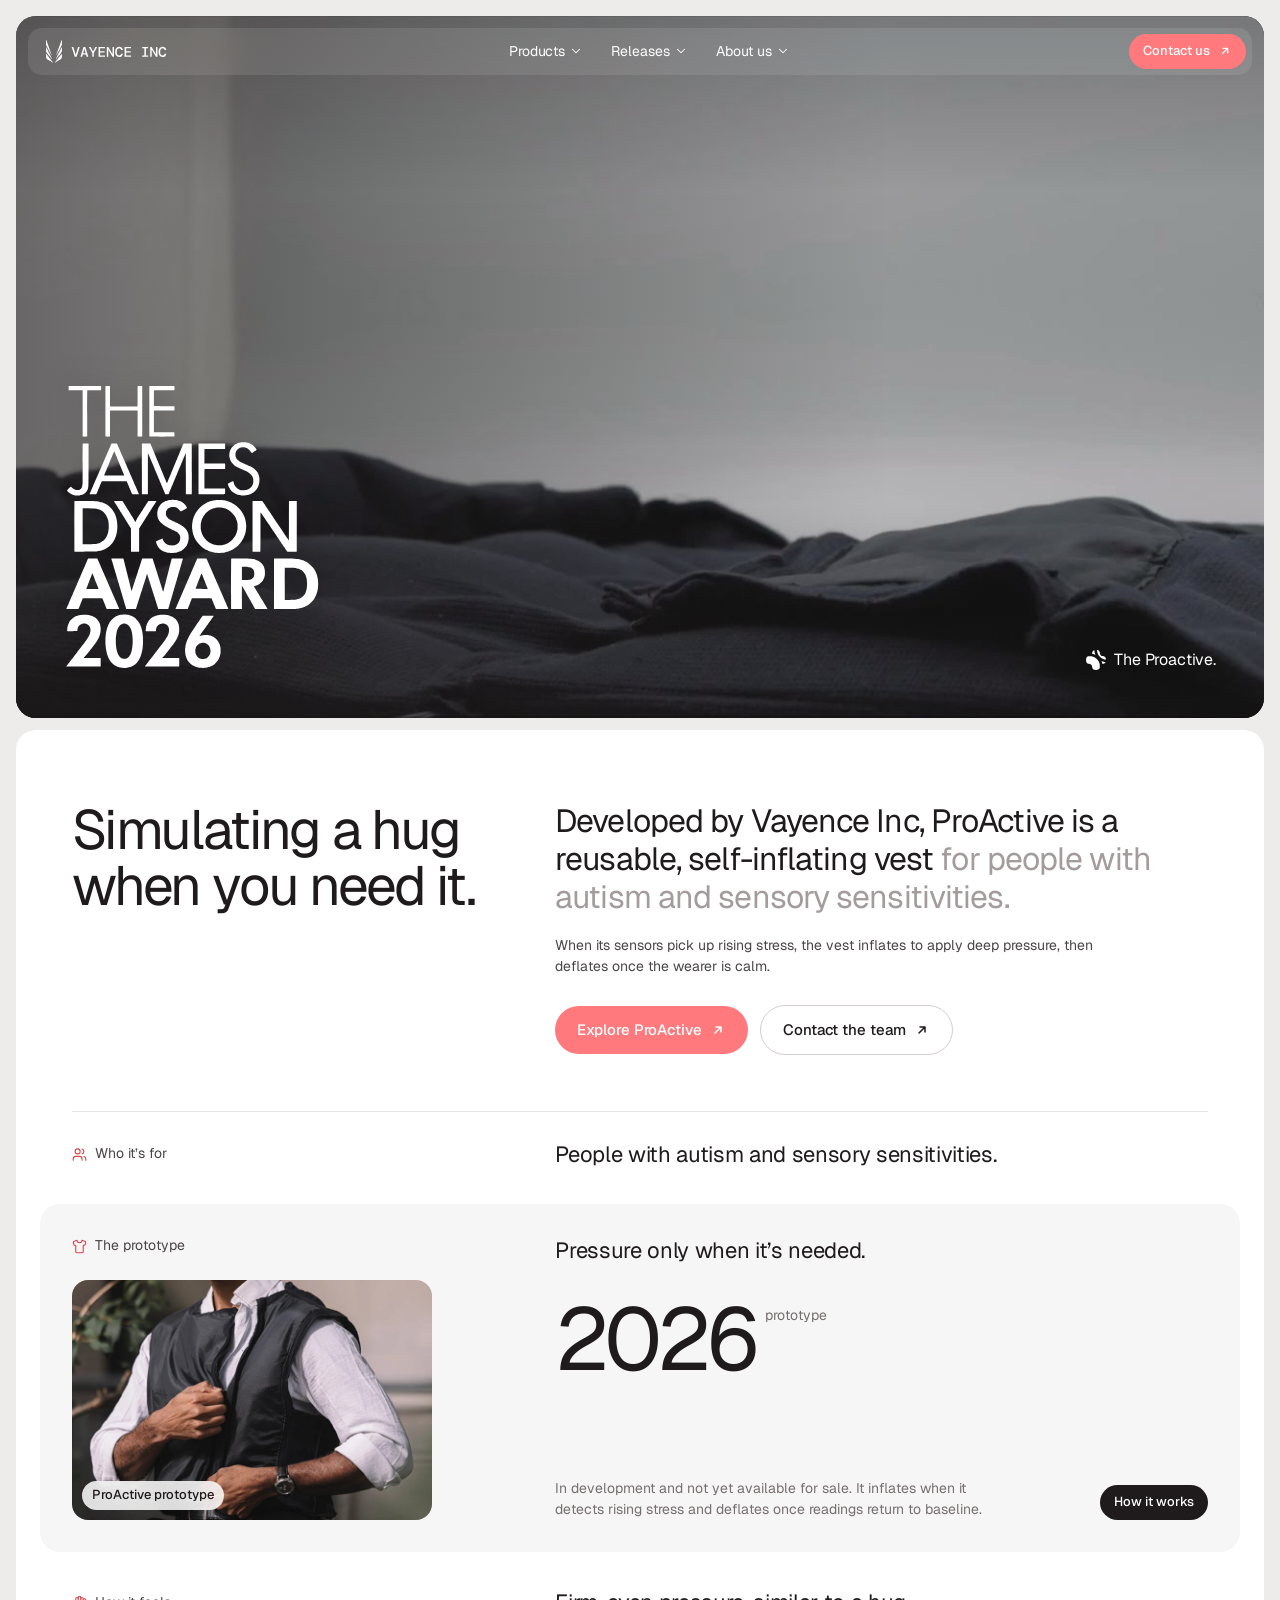
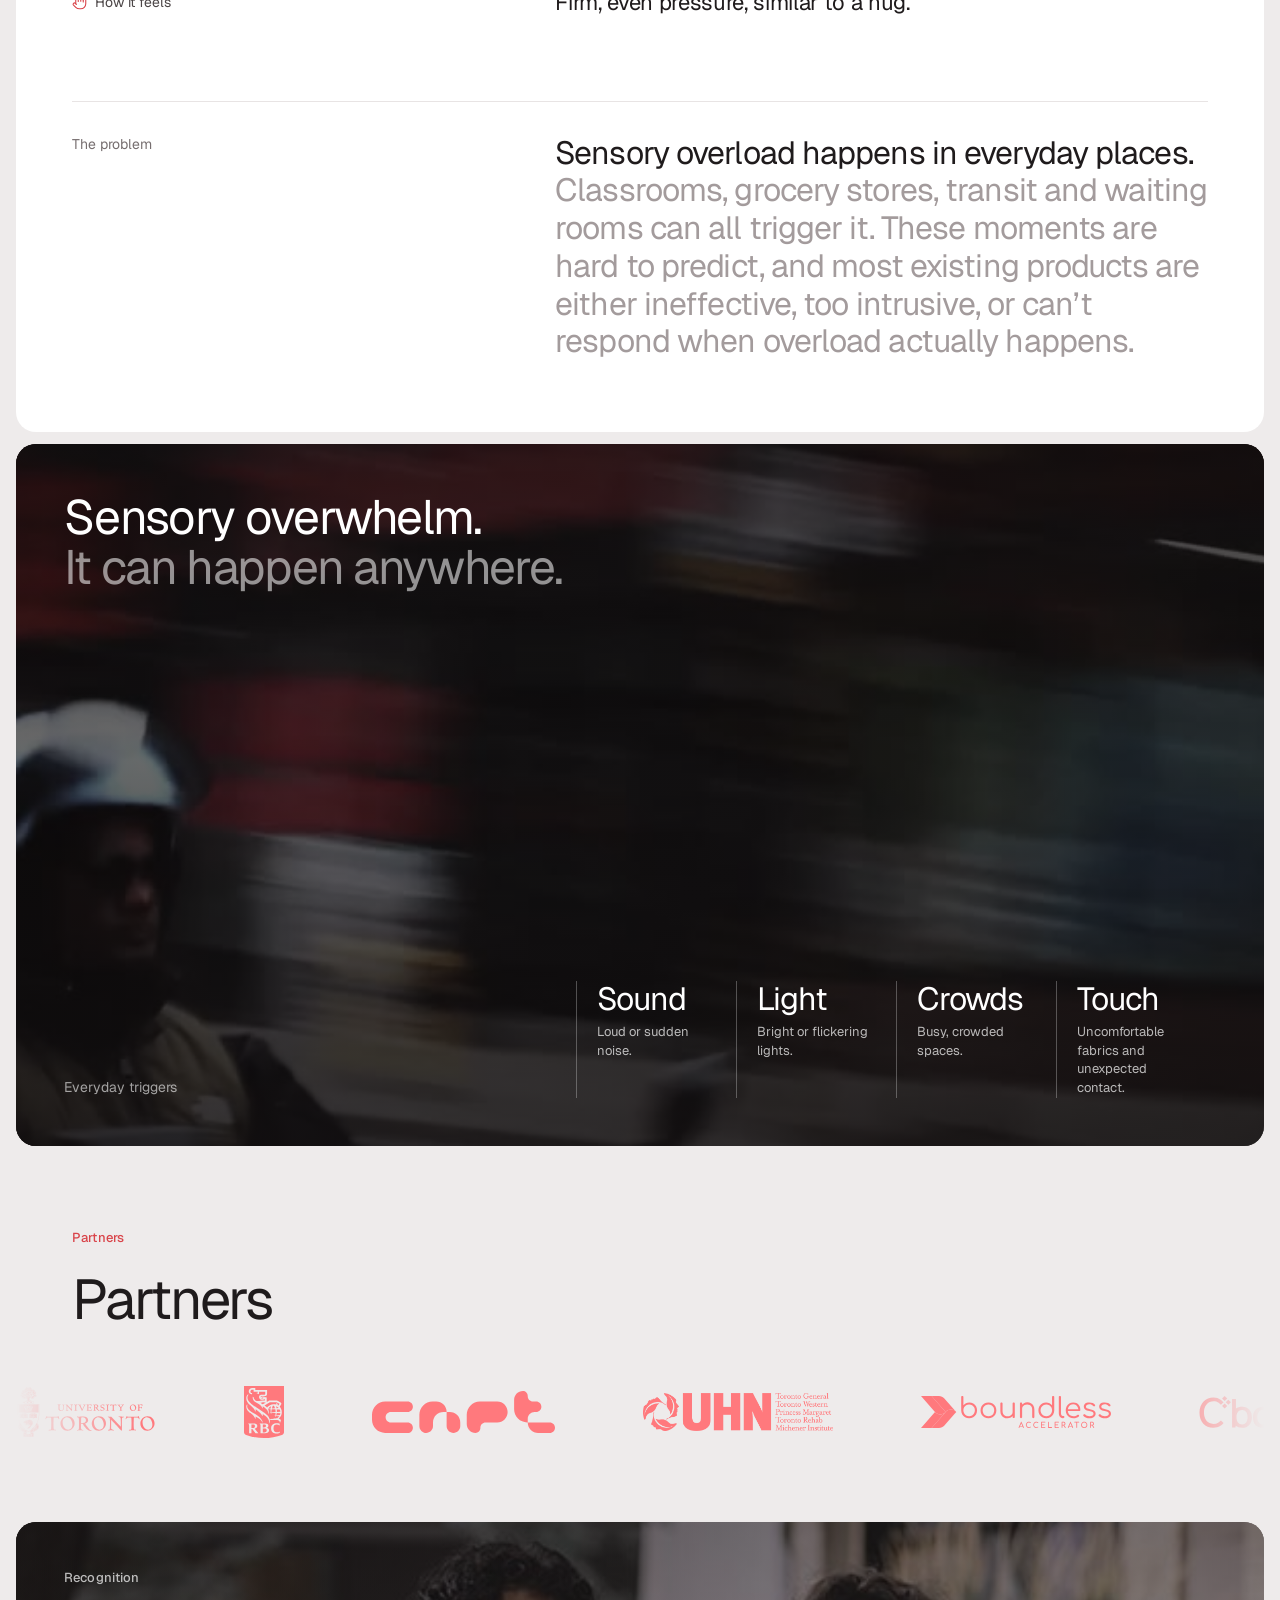
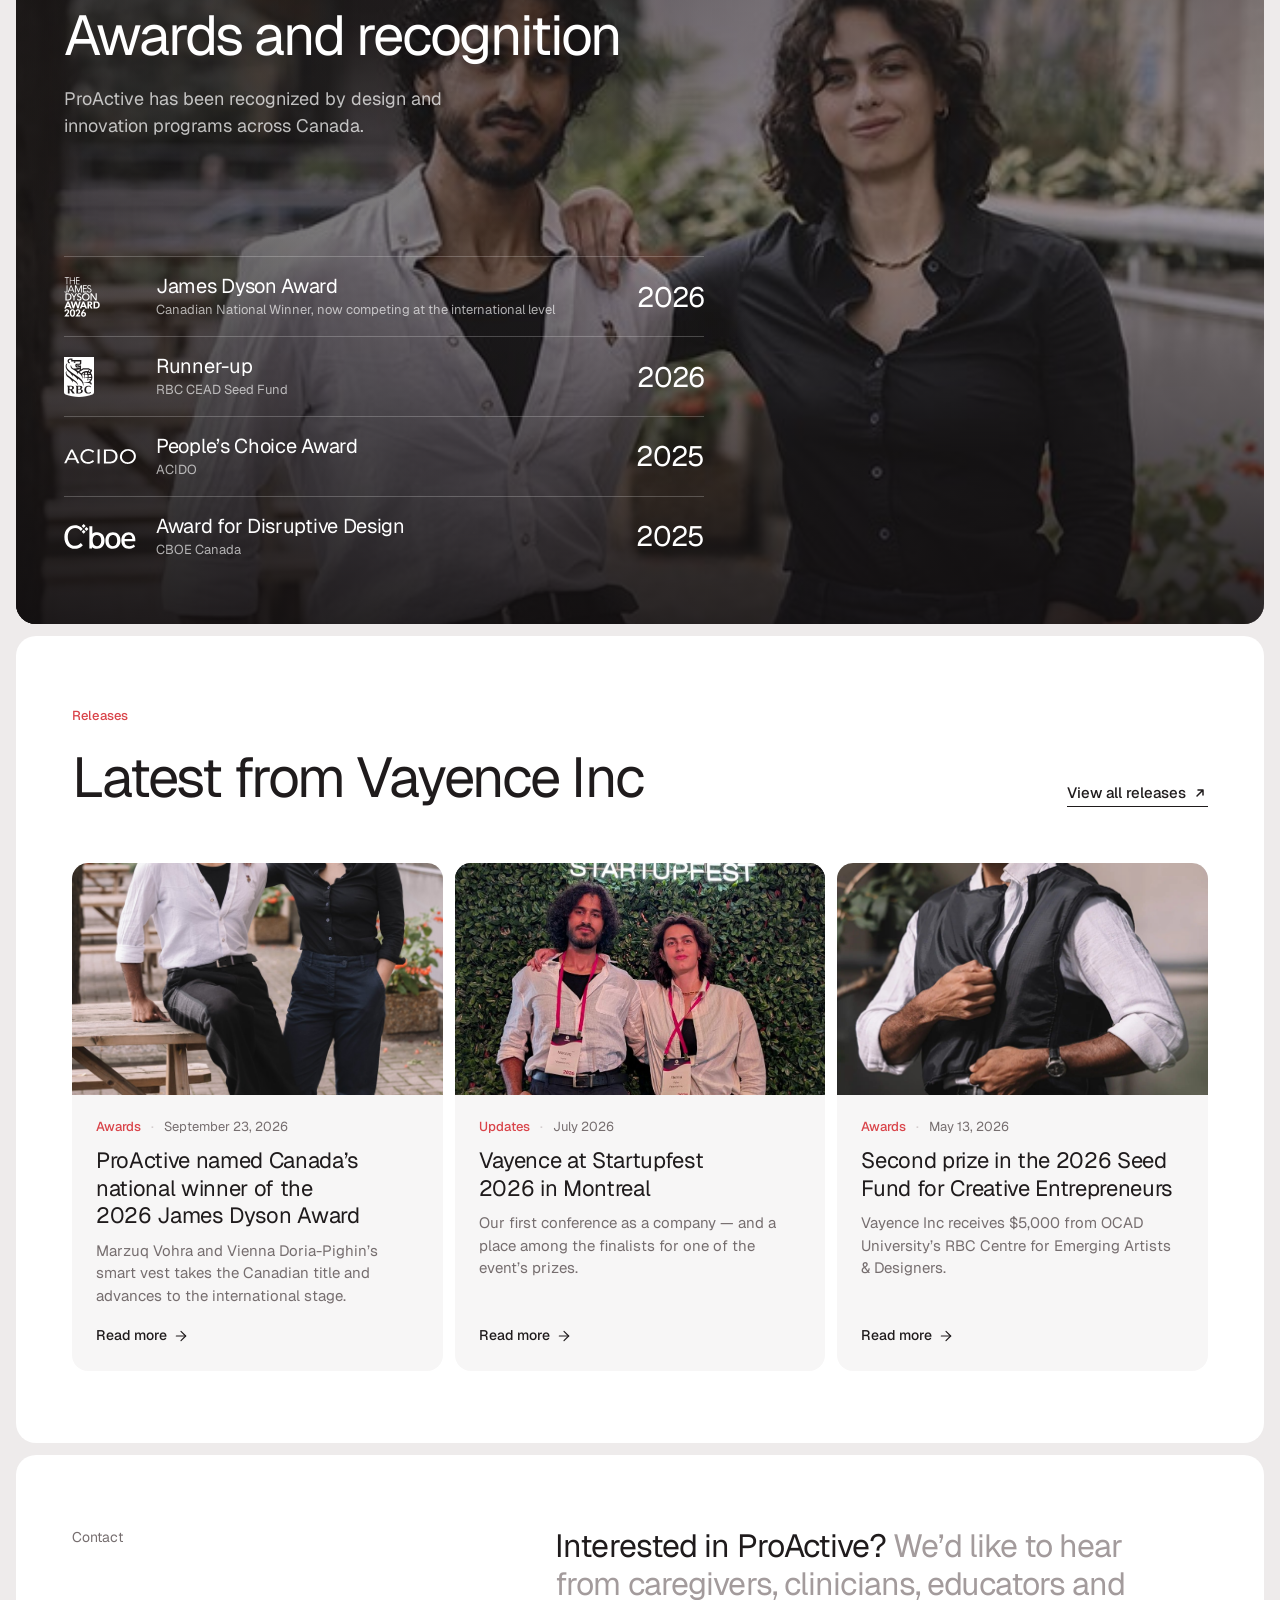
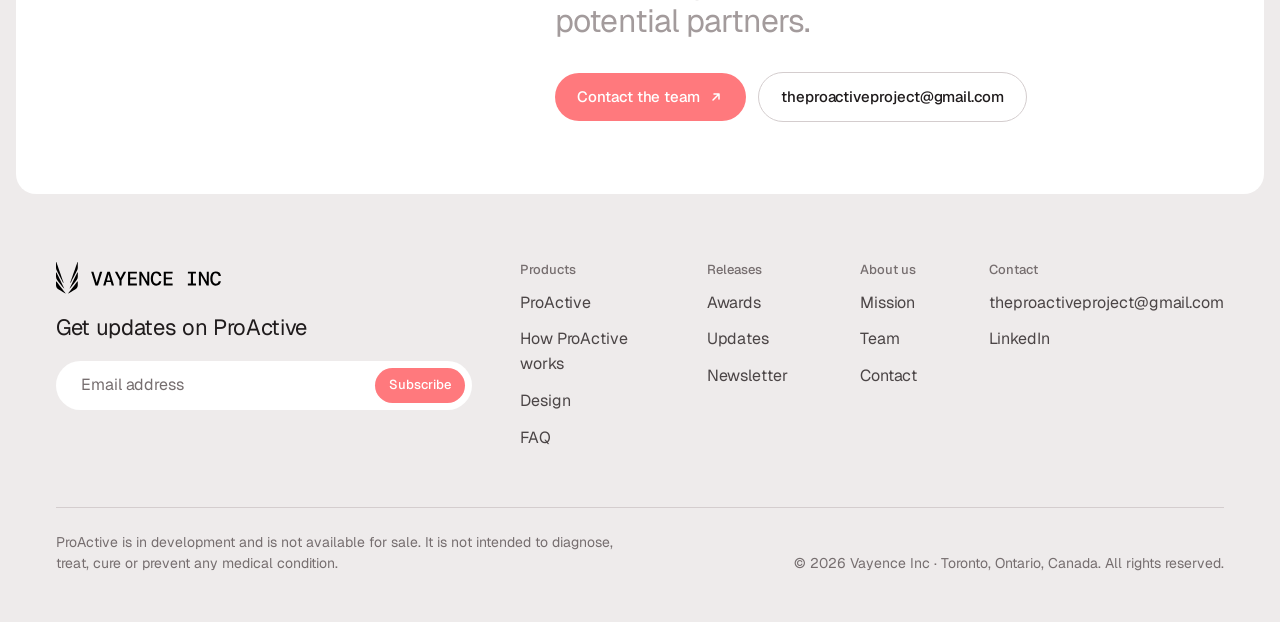
<file: index.html>
<!doctype html>
<html lang="en-CA">
<head>
  <meta charset="utf-8">
  <meta name="viewport" content="width=device-width, initial-scale=1">
  <title>Vayence Inc | Toronto wearable health for autism &amp; anxiety</title>
  <meta name="description" content="Toronto wearable health and medical technology company building ProActive, a smart deep pressure vest for autism, anxiety and sensory issues.">
  <meta name="robots" content="max-image-preview:large">
  <link rel="canonical" href="https://www.vayence.ca/">
  <meta property="og:type" content="website">
  <meta property="og:site_name" content="Vayence Inc">
  <meta property="og:locale" content="en_CA">
  <meta property="og:url" content="https://www.vayence.ca/">
  <meta property="og:title" content="Vayence Inc: Toronto wearable health technology for autism and anxiety">
  <meta property="og:description" content="Toronto wearable health and medical technology company building ProActive, a smart deep pressure vest for autism, anxiety and sensory issues.">
  <meta property="og:image" content="https://www.vayence.ca/assets/img/og-image.jpg">
  <meta property="og:image:width" content="1200">
  <meta property="og:image:height" content="630">
  <meta property="og:image:alt" content="A person zipping up the ProActive vest prototype">
  <meta name="twitter:card" content="summary_large_image">
  <meta name="theme-color" content="#ffffff">
  <link rel="icon" href="favicon.ico" sizes="any">
  <link rel="icon" href="favicon.svg" type="image/svg+xml">
  <link rel="apple-touch-icon" href="apple-touch-icon.png">
  <link rel="manifest" href="site.webmanifest">
  <script type="application/ld+json">{"@context":"https://schema.org","@graph":[{"@type":"Organization","@id":"https://www.vayence.ca/#org","name":"Vayence Inc","alternateName":"Vayence","url":"https://www.vayence.ca/","logo":"https://www.vayence.ca/assets/img/icon-512.png","email":"theproactiveproject@gmail.com","description":"Toronto wearable health and medical technology company developing ProActive, a smart deep pressure vest for autism, anxiety and sensory issues.","address":{"@type":"PostalAddress","addressLocality":"Toronto","addressRegion":"ON","addressCountry":"CA"},"areaServed":{"@type":"Country","name":"Canada"},"knowsAbout":["Autism","Anxiety","Sensory issues","Sensory processing","Sensory overload","Deep pressure stimulation","Anxiety vests and calming vests","Wearable health technology","Assistive technology","Medical device design"],"award":["James Dyson Award 2026, National Winner (Canada)","Seed Fund for Creative Entrepreneurs 2026, second prize (OCAD University RBC Centre for Emerging Artists & Designers)","ACIDO People’s Choice Award 2025","CBOE Canada Award for Disruptive Design 2025"],"founder":[{"@type":"Person","name":"Marzuq Vohra"},{"@type":"Person","name":"Vienna Doria-Pighin"}]},{"@type":"WebSite","@id":"https://www.vayence.ca/#website","name":"Vayence Inc","url":"https://www.vayence.ca/","publisher":{"@id":"https://www.vayence.ca/#org"},"alternateName":"Vayence","inLanguage":"en-CA"}]}</script>
  <link rel="preconnect" href="https://fonts.googleapis.com">
  <link rel="preconnect" href="https://fonts.gstatic.com" crossorigin>
  <link href="https://fonts.googleapis.com/css2?family=Geist:wght@400;500;700&display=swap" rel="stylesheet">
  <link rel="stylesheet" href="styles.css">
</head>
<body data-page="home">
  <div class="page">

    <!-- Header and footer are rendered by main.js from one site map -->
    <header class="header" id="top" data-site-header></header>

    <main>
      <!-- Hero video -->
      <section class="video-block hero-video" aria-label="ProActive vest inflating">
        <video class="video__media" src="assets/video/vest-inflating.mp4" poster="assets/video/vest-inflating-poster.jpg" autoplay muted loop playsinline preload="auto"></video>
        <img class="hero-video__award" src="assets/logos/dyson-award-2026-white.svg" width="618" height="690" alt="The James Dyson Award 2026">
        <div class="hero-video__brand">
          <img class="hero-video__mark" src="assets/logos/proactive-mark-white.svg" width="920" height="920" alt="">
          <span>The Proactive.</span>
        </div>
      </section>

      <!-- Hero -->
      <section class="section section--white intro">
        <div class="intro__head">
          <h1 class="intro__title"><span>Simulating a hug</span> <span>when you need it.</span></h1>
          <div class="intro__lead">
            <p class="statement statement--lg">Developed by Vayence Inc, ProActive is a reusable, self-inflating vest <span class="muted">for people with autism and sensory sensitivities.</span></p>
            <p class="small">When its sensors pick up rising stress, the vest inflates to apply deep pressure, then deflates once the wearer is calm.</p>
            <div class="actions">
              <a class="btn btn--primary" href="proactive.html">
                Explore ProActive
                <img src="assets/icons/arrow-white.svg" width="16" height="16" alt="">
              </a>
              <a class="btn btn--secondary" href="about.html#contact">
                Contact the team
                <img src="assets/icons/arrow-ink.svg" width="16" height="16" alt="">
              </a>
            </div>
          </div>
        </div>

        <ul class="rows">
          <li class="row">
            <p class="row__label"><svg class="i" width="24" height="24" viewBox="0 0 24 24" fill="none" stroke="currentColor" stroke-width="1.75" stroke-linecap="round" stroke-linejoin="round" aria-hidden="true"><path d="M16 21v-2a4 4 0 0 0-4-4H6a4 4 0 0 0-4 4v2" /><circle cx="9" cy="7" r="4" /><path d="M22 21v-2a4 4 0 0 0-3-3.87" /><path d="M16 3.13a4 4 0 0 1 0 7.75" /></svg>Who it’s for</p>
            <p class="row__title">People with autism and sensory sensitivities.</p>
          </li>
          <li class="row row--feature">
            <div class="row__aside">
              <p class="row__label"><svg class="i" width="24" height="24" viewBox="0 0 24 24" fill="none" stroke="currentColor" stroke-width="1.75" stroke-linecap="round" stroke-linejoin="round" aria-hidden="true"><path d="M20.38 3.46 16 2a4 4 0 0 1-8 0L3.62 3.46a2 2 0 0 0-1.34 2.23l.58 3.47a1 1 0 0 0 .99.84H6v10c0 1.1.9 2 2 2h8a2 2 0 0 0 2-2V10h2.15a1 1 0 0 0 .99-.84l.58-3.47a2 2 0 0 0-1.34-2.23z" /></svg>The prototype</p>
              <figure class="row__photo">
                <img src="assets/img/hero-visual.jpg" width="1500" height="1000" alt="A person zipping up the ProActive vest prototype">
                <figcaption class="label">ProActive prototype</figcaption>
              </figure>
            </div>
            <div class="row__body">
              <p class="row__title">Pressure only when it’s needed.</p>
              <p class="row__stat">2026<span class="small">prototype</span></p>
              <div class="row__foot">
                <p class="small">In development and not yet available for sale. It inflates when it detects rising stress and deflates once readings return to baseline.</p>
                <a class="btn btn--dark btn--s" href="proactive.html#how">How it works</a>
              </div>
            </div>
          </li>
          <li class="row">
            <p class="row__label"><svg class="i" width="24" height="24" viewBox="0 0 24 24" fill="none" stroke="currentColor" stroke-width="1.75" stroke-linecap="round" stroke-linejoin="round" aria-hidden="true"><path d="M18 11V6a2 2 0 0 0-2-2a2 2 0 0 0-2 2" /><path d="M14 10V4a2 2 0 0 0-2-2a2 2 0 0 0-2 2v2" /><path d="M10 10.5V6a2 2 0 0 0-2-2a2 2 0 0 0-2 2v8" /><path d="M18 8a2 2 0 1 1 4 0v6a8 8 0 0 1-8 8h-2c-2.8 0-4.5-.86-5.99-2.34l-3.6-3.6a2 2 0 0 1 2.83-2.82L7 15" /></svg>How it feels</p>
            <p class="row__title">Firm, even pressure, similar to a hug.</p>
          </li>
        </ul>

        <!-- The problem -->
        <div class="split" id="problem">
          <p class="eyebrow">The problem</p>
          <div class="split__body">
            <h2 class="statement statement--lg">Sensory overload happens in everyday places. <span class="muted">Classrooms, grocery stores, transit and waiting rooms can all trigger it. These moments are hard to predict, and most existing products are either ineffective, too intrusive, or can’t respond when overload actually happens.</span></h2>
          </div>
        </div>
      </section>

      <!-- Sensory overwhelm: dark video card -->
      <section class="media-card sensory" aria-label="Sensory overwhelm">
        <video class="video__media" src="assets/video/proactive-pov.mp4" poster="assets/video/proactive-pov-poster.jpg" autoplay muted loop playsinline preload="metadata" aria-label="Point-of-view footage of sensory overload on a busy street"></video>
        <h3 class="sensory__title">Sensory overwhelm.<br><span>It can happen anywhere.</span></h3>
        <p class="sensory__label small">Everyday triggers</p>
        <ul class="sensory__stats">
          <li class="stat">
            <span class="stat__title">Sound</span>
            <span class="stat__desc">Loud or sudden noise.</span>
          </li>
          <li class="stat">
            <span class="stat__title">Light</span>
            <span class="stat__desc">Bright or flickering lights.</span>
          </li>
          <li class="stat">
            <span class="stat__title">Crowds</span>
            <span class="stat__desc">Busy, crowded spaces.</span>
          </li>
          <li class="stat">
            <span class="stat__title">Touch</span>
            <span class="stat__desc">Uncomfortable fabrics and unexpected contact.</span>
          </li>
        </ul>
      </section>

      <!-- Partners: logo marquee (main.js duplicates the set for a seamless loop) -->
      <section class="section partners" id="partners">
        <div class="section__head">
          <div class="section__title">
            <span class="chip">Partners</span>
            <h2 class="h2">Partners</h2>
          </div>
        </div>
        <div class="marquee">
          <div class="marquee__track">
            <ul class="marquee__group">
              <li><img src="assets/logos/uoft.svg" width="215.6" height="80" alt="University of Toronto"></li>
              <li><img src="assets/logos/rbc.svg" width="60.86" height="80" alt="RBC"></li>
              <li><img src="assets/logos/cnpt.svg" width="183.75" height="42" alt="CNPT"></li>
              <li><img src="assets/logos/uhn.png" width="1450" height="287" alt="UHN"></li>
              <li><img src="assets/logos/boundless-accelerator.svg" width="720" height="121" alt="Boundless Accelerator"></li>
              <li><img src="assets/logos/cboe.svg" width="94" height="32" alt="Cboe Global Markets"></li>
            </ul>
          </div>
        </div>
      </section>

      <!-- Recognition: photo card, awards bottom-left -->
      <section class="media-card awards-card" id="recognition" aria-label="Awards and recognition">
        <img class="media-card__bg" src="assets/img/cohort-event.jpg" width="609" height="853" alt="Vayence Inc founders Marzuq Vohra and Vienna Doria-Pighin">
        <div class="awards-card__head">
          <span class="chip chip--glass">Recognition</span>
          <h2 class="media-card__title">Awards and recognition</h2>
          <p class="awards-card__lead">ProActive has been recognized by design and innovation programs across Canada.</p>
        </div>
        <ul class="awards-list">
          <li>
            <span class="awards-list__logo"><img src="assets/logos/dyson-award-2026-white.svg" width="618" height="690" alt="James Dyson Award"></span>
            <div class="awards-list__text"><h3>James Dyson Award</h3><p>Canadian National Winner, now competing at the international level</p></div>
            <span class="awards-list__year">2026</span>
          </li>
          <li>
            <span class="awards-list__logo"><img src="assets/logos/rbc-white.svg" width="61" height="80" alt="RBC"></span>
            <div class="awards-list__text"><h3>Runner-up</h3><p>RBC CEAD Seed Fund</p></div>
            <span class="awards-list__year">2026</span>
          </li>
          <li>
            <span class="awards-list__logo"><img src="assets/logos/acido-white.svg" width="1393" height="308" alt="ACIDO"></span>
            <div class="awards-list__text"><h3>People’s Choice Award</h3><p>ACIDO</p></div>
            <span class="awards-list__year">2025</span>
          </li>
          <li>
            <span class="awards-list__logo"><img src="assets/logos/cboe-white.svg" width="94" height="32" alt="Cboe"></span>
            <div class="awards-list__text"><h3>Award for Disruptive Design</h3><p>CBOE Canada</p></div>
            <span class="awards-list__year">2025</span>
          </li>
        </ul>
      </section>

      <!-- Releases preview; cards are written by scripts/build-releases.js from assets/data/posts.json -->
      <section class="section section--white" id="releases">
        <div class="section__head">
          <div class="section__title">
            <span class="chip">Releases</span>
            <h2 class="h2">Latest from Vayence Inc</h2>
          </div>
          <a class="text-link" href="releases.html">
            View all releases
            <img src="assets/icons/arrow-ink.svg" width="16" height="16" alt="">
          </a>
        </div>
        <div class="posts"><!-- build:cards 3 --><a class="post-card" href="releases/james-dyson-award-2026-canada.html"><figure class="post-card__media"><img src="assets/img/releases/james-dyson-award-2026-canada-mvsiryxfc.jpg" alt="Vayence Inc founders Marzuq Vohra and Vienna Doria-Pighin" loading="lazy"></figure><div class="post-card__body"><p class="post-card__meta"><span class="tag">Awards</span><span>September 23, 2026</span></p><h3 class="post-card__title">ProActive named Canada’s national winner of the 2026 James Dyson Award</h3><p class="post-card__excerpt">Marzuq Vohra and Vienna Doria-Pighin’s smart vest takes the Canadian title and advances to the international stage.</p><span class="post-card__more">Read more<svg class="i" width="24" height="24" viewBox="0 0 24 24" fill="none" stroke="currentColor" stroke-width="1.75" stroke-linecap="round" stroke-linejoin="round" aria-hidden="true"><path d="M5 12h14"/><path d="m12 5 7 7-7 7"/></svg></span></div></a><a class="post-card" href="releases/startupfest-2026.html"><figure class="post-card__media"><img src="assets/img/startupfest-2026.jpg" alt="Marzuq Vohra and Vienna Doria-Pighin at Startupfest 2026" loading="lazy" style="object-position:50% 20%"></figure><div class="post-card__body"><p class="post-card__meta"><span class="tag">Updates</span><span>July 2026</span></p><h3 class="post-card__title">Vayence at Startupfest 2026 in Montreal</h3><p class="post-card__excerpt">Our first conference as a company — and a place among the finalists for one of the event’s prizes.</p><span class="post-card__more">Read more<svg class="i" width="24" height="24" viewBox="0 0 24 24" fill="none" stroke="currentColor" stroke-width="1.75" stroke-linecap="round" stroke-linejoin="round" aria-hidden="true"><path d="M5 12h14"/><path d="m12 5 7 7-7 7"/></svg></span></div></a><a class="post-card" href="releases/rbc-cead-seed-fund-2026.html"><figure class="post-card__media"><img src="assets/img/hero-visual.jpg" alt="A person zipping up the ProActive vest prototype" loading="lazy"></figure><div class="post-card__body"><p class="post-card__meta"><span class="tag">Awards</span><span>May 13, 2026</span></p><h3 class="post-card__title">Second prize in the 2026 Seed Fund for Creative Entrepreneurs</h3><p class="post-card__excerpt">Vayence Inc receives $5,000 from OCAD University’s RBC Centre for Emerging Artists &amp; Designers.</p><span class="post-card__more">Read more<svg class="i" width="24" height="24" viewBox="0 0 24 24" fill="none" stroke="currentColor" stroke-width="1.75" stroke-linecap="round" stroke-linejoin="round" aria-hidden="true"><path d="M5 12h14"/><path d="m12 5 7 7-7 7"/></svg></span></div></a><!-- /build --></div>
        <noscript><p class="lead"><a href="releases.html">Read the latest releases</a></p></noscript>
      </section>

      <!-- Contact prompt -->
      <section class="section section--white" id="get-in-touch">
        <div class="split">
          <p class="eyebrow">Contact</p>
          <div class="split__body">
            <h2 class="statement statement--lg">Interested in ProActive? <span class="muted">We’d like to hear from caregivers, clinicians, educators and potential partners.</span></h2>
            <div class="actions">
              <a class="btn btn--primary" href="about.html#contact">
                Contact the team
                <img src="assets/icons/arrow-white.svg" width="16" height="16" alt="">
              </a>
              <a class="btn btn--secondary" href="mailto:theproactiveproject@gmail.com">theproactiveproject@gmail.com</a>
            </div>
          </div>
        </div>
      </section>
    </main>

    <footer class="footer" data-site-footer></footer>

  </div>
  <script src="main.js"></script>
</body>
</html>
</file>
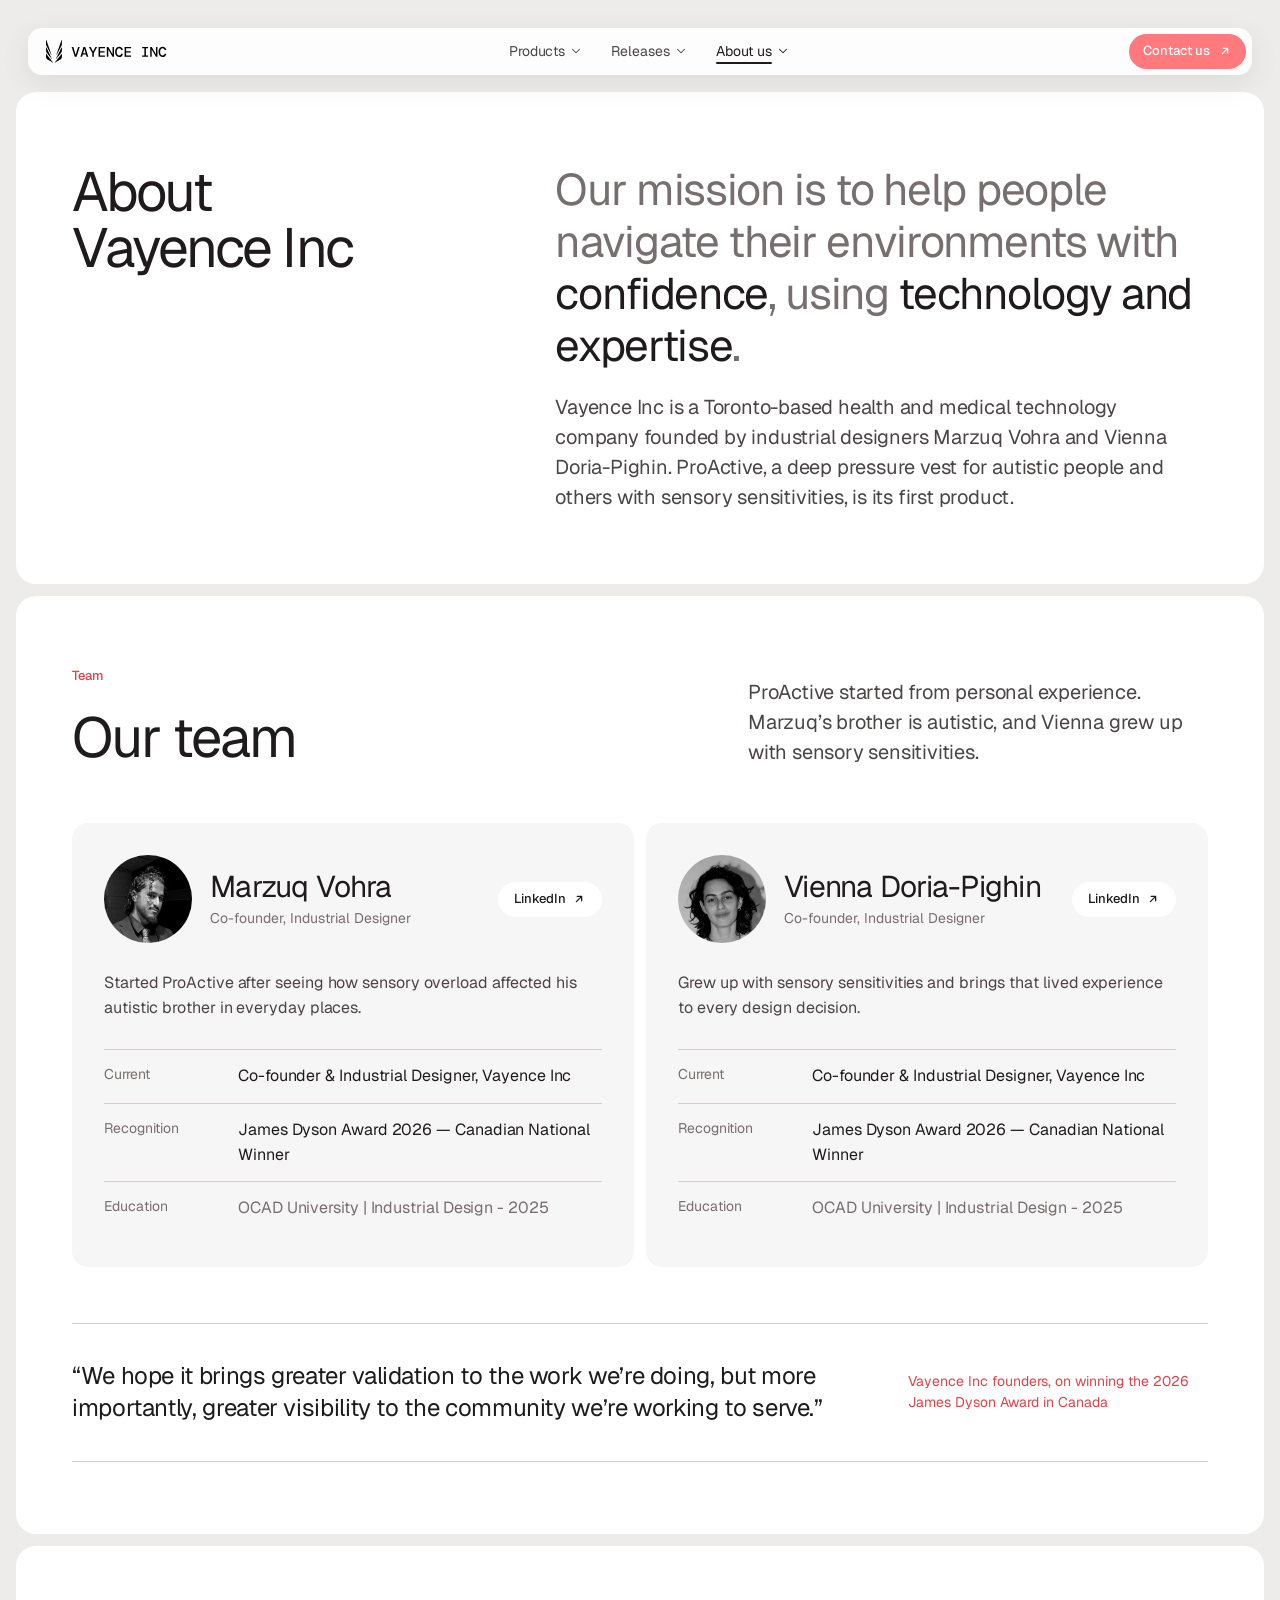
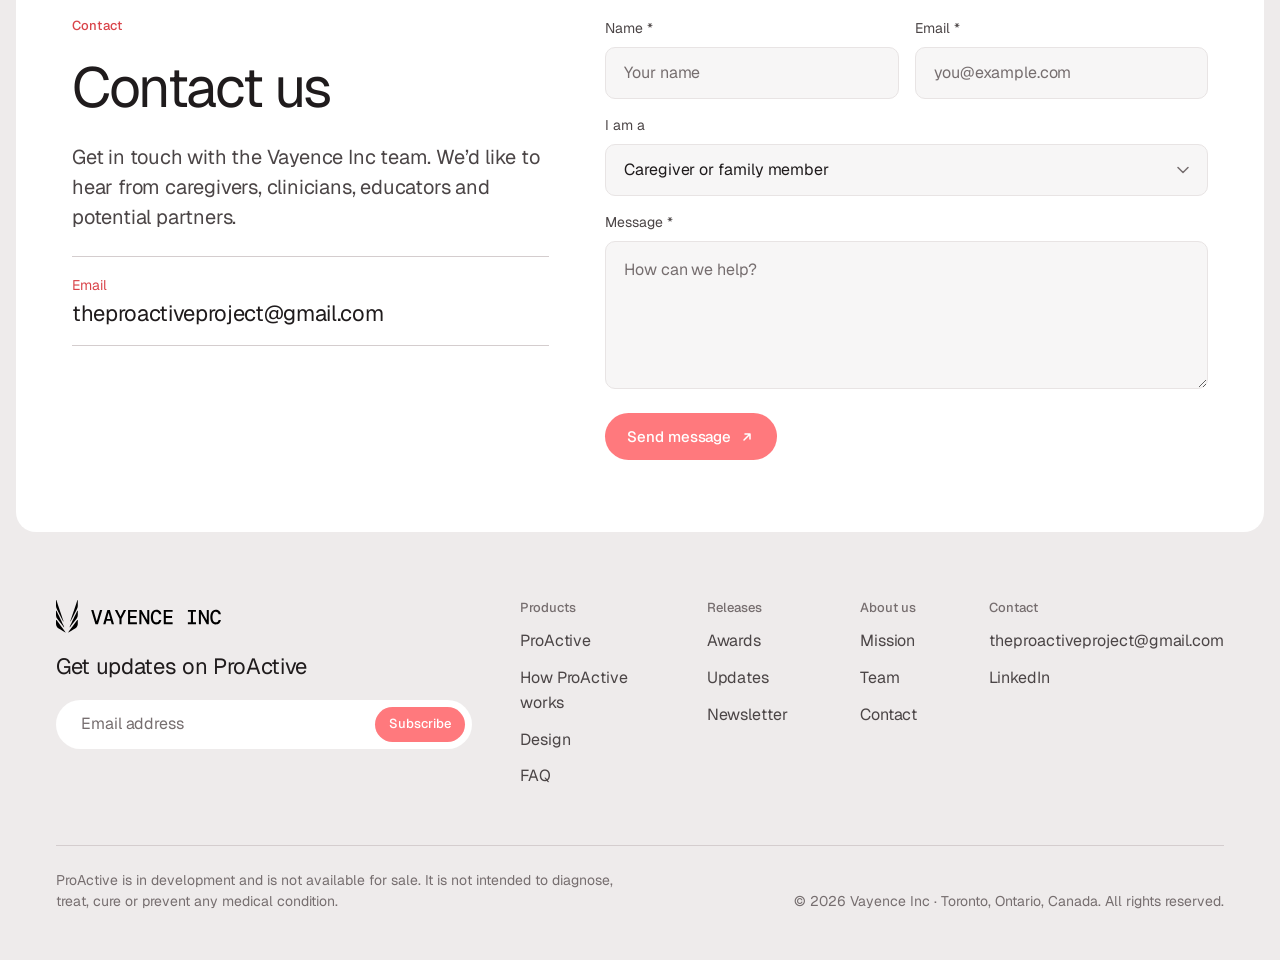
<file: about.html>
<!doctype html>
<html lang="en-CA">
<head>
  <meta charset="utf-8">
  <meta name="viewport" content="width=device-width, initial-scale=1">
  <title>About Vayence Inc | Toronto medical technology startup</title>
  <meta name="description" content="Vayence Inc is a Toronto wearable health and medical technology company founded by Marzuq Vohra and Vienna Doria-Pighin to support autism, anxiety and sensory issues.">
  <meta name="robots" content="max-image-preview:large">
  <link rel="canonical" href="https://www.vayence.ca/about.html">
  <meta property="og:type" content="website">
  <meta property="og:site_name" content="Vayence Inc">
  <meta property="og:locale" content="en_CA">
  <meta property="og:url" content="https://www.vayence.ca/about.html">
  <meta property="og:title" content="About Vayence Inc, a Toronto medical technology startup">
  <meta property="og:description" content="Vayence Inc is a Toronto wearable health and medical technology company founded by Marzuq Vohra and Vienna Doria-Pighin to support autism, anxiety and sensory issues.">
  <meta property="og:image" content="https://www.vayence.ca/assets/img/og-image.jpg">
  <meta property="og:image:width" content="1200">
  <meta property="og:image:height" content="630">
  <meta property="og:image:alt" content="A person zipping up the ProActive vest prototype">
  <meta name="twitter:card" content="summary_large_image">
  <meta name="theme-color" content="#ffffff">
  <link rel="icon" href="favicon.ico" sizes="any">
  <link rel="icon" href="favicon.svg" type="image/svg+xml">
  <link rel="apple-touch-icon" href="apple-touch-icon.png">
  <link rel="manifest" href="site.webmanifest">
  <script type="application/ld+json">{"@context":"https://schema.org","@graph":[{"@type":"Organization","@id":"https://www.vayence.ca/#org","name":"Vayence Inc","alternateName":"Vayence","url":"https://www.vayence.ca/","logo":"https://www.vayence.ca/assets/img/icon-512.png","email":"theproactiveproject@gmail.com","description":"Toronto wearable health and medical technology company developing ProActive, a smart deep pressure vest for autism, anxiety and sensory issues.","address":{"@type":"PostalAddress","addressLocality":"Toronto","addressRegion":"ON","addressCountry":"CA"},"areaServed":{"@type":"Country","name":"Canada"},"knowsAbout":["Autism","Anxiety","Sensory issues","Sensory processing","Sensory overload","Deep pressure stimulation","Anxiety vests and calming vests","Wearable health technology","Assistive technology","Medical device design"],"award":["James Dyson Award 2026, National Winner (Canada)","Seed Fund for Creative Entrepreneurs 2026, second prize (OCAD University RBC Centre for Emerging Artists & Designers)","ACIDO People’s Choice Award 2025","CBOE Canada Award for Disruptive Design 2025"],"founder":[{"@type":"Person","name":"Marzuq Vohra"},{"@type":"Person","name":"Vienna Doria-Pighin"}]},{"@type":"BreadcrumbList","itemListElement":[{"@type":"ListItem","position":1,"name":"Home","item":"https://www.vayence.ca/"},{"@type":"ListItem","position":2,"name":"About us","item":"https://www.vayence.ca/about.html"}]}]}</script>
  <link rel="preconnect" href="https://fonts.googleapis.com">
  <link rel="preconnect" href="https://fonts.gstatic.com" crossorigin>
  <link href="https://fonts.googleapis.com/css2?family=Geist:wght@400;500;700&display=swap" rel="stylesheet">
  <link rel="stylesheet" href="styles.css">
</head>
<body data-page="about">
  <div class="page">

    <!-- Header and footer are rendered by main.js from one site map -->
    <header class="header" id="top" data-site-header></header>

    <main class="subpage">
      <!-- Mission -->
      <section class="section section--white" id="mission">
        <div class="intro__head">
          <h1 class="intro__title"><span>About</span> <span>Vayence Inc</span></h1>
          <div class="intro__lead">
            <p class="mission">Our mission is to help people navigate their environments with <span>confidence</span>, using <span>technology and expertise</span>.</p>
            <p class="lead about__intro">Vayence Inc is a Toronto-based health and medical technology company founded by industrial designers Marzuq Vohra and Vienna Doria-Pighin. ProActive, a deep pressure vest for autistic people and others with sensory sensitivities, is its first product.</p>
          </div>
        </div>
      </section>

      <!-- Team -->
      <section class="section section--white" id="team">
        <div class="section__head">
          <div class="section__title">
            <span class="chip">Team</span>
            <h2 class="h2">Our team</h2>
          </div>
          <p class="lead section__lead section__lead--wide">ProActive started from personal experience. Marzuq’s brother is autistic, and Vienna grew up with sensory sensitivities.</p>
        </div>
        <div class="grid grid--2">
          <article class="member">
            <div class="member__header">
              <img class="avatar" src="assets/img/avatar-marzuq.jpg" width="88" height="88" alt="Marzuq Vohra">
              <div class="member__name">
                <h3 class="h3">Marzuq Vohra</h3>
                <p class="small muted">Co-founder, Industrial Designer</p>
              </div>
              <a class="link-pill label" href="https://www.linkedin.com/search/results/people/?keywords=Marzuq%20Vohra" target="_blank" rel="noopener">
                LinkedIn
                <img src="assets/icons/arrow-link.svg" width="14" height="14" alt="">
              </a>
            </div>
            <p class="body ink-2">Started ProActive after seeing how sensory overload affected his autistic brother in everyday places.</p>
            <dl class="career">
              <div class="career__row"><dt class="small muted">Current</dt><dd class="body">Co-founder &amp; Industrial Designer, Vayence Inc</dd></div>
              <div class="career__row"><dt class="small muted">Recognition</dt><dd class="body">James Dyson Award 2026 — Canadian National Winner</dd></div>
              <div class="career__row career__row--muted"><dt class="small">Education</dt><dd class="body">OCAD University | Industrial Design - 2025</dd></div>
            </dl>
          </article>
          <article class="member">
            <div class="member__header">
              <img class="avatar" src="assets/img/avatar-vienna.jpg" width="88" height="88" alt="Vienna Doria-Pighin">
              <div class="member__name">
                <h3 class="h3">Vienna Doria-Pighin</h3>
                <p class="small muted">Co-founder, Industrial Designer</p>
              </div>
              <a class="link-pill label" href="https://www.linkedin.com/search/results/people/?keywords=Vienna%20Doria-Pighin" target="_blank" rel="noopener">
                LinkedIn
                <img src="assets/icons/arrow-link.svg" width="14" height="14" alt="">
              </a>
            </div>
            <p class="body ink-2">Grew up with sensory sensitivities and brings that lived experience to every design decision.</p>
            <dl class="career">
              <div class="career__row"><dt class="small muted">Current</dt><dd class="body">Co-founder &amp; Industrial Designer, Vayence Inc</dd></div>
              <div class="career__row"><dt class="small muted">Recognition</dt><dd class="body">James Dyson Award 2026 — Canadian National Winner</dd></div>
              <div class="career__row career__row--muted"><dt class="small">Education</dt><dd class="body">OCAD University | Industrial Design - 2025</dd></div>
            </dl>
          </article>
        </div>
        <figure class="quote">
          <blockquote class="quote__text">“We hope it brings greater validation to the work we’re doing, but more importantly, greater visibility to the community we’re working to serve.”</blockquote>
          <figcaption class="small quote__cite">Vayence Inc founders, on winning the 2026 James Dyson Award in Canada</figcaption>
        </figure>
      </section>

      <!-- Contact -->
      <section class="section section--white" id="contact">
        <div class="contact-row">
          <div class="contact__info">
            <span class="chip">Contact</span>
            <h2 class="h2">Contact us</h2>
            <p class="lead">Get in touch with the Vayence Inc team. We’d like to hear from caregivers, clinicians, educators and potential partners.</p>
            <a class="email-card" href="mailto:theproactiveproject@gmail.com">
              <span class="small brand-ink">Email</span>
              <span class="title">theproactiveproject@gmail.com</span>
            </a>
          </div>
          <form class="form" id="contact-form" novalidate>
            <div class="form__row">
              <label class="field">
                <span class="field__label">Name *</span>
                <input class="field__box" type="text" name="name" placeholder="Your name" autocomplete="name" required>
              </label>
              <label class="field">
                <span class="field__label">Email *</span>
                <input class="field__box" type="email" name="email" placeholder="you@example.com" autocomplete="email" required>
              </label>
            </div>
            <label class="field">
              <span class="field__label">I am a</span>
              <select class="field__box field__select" name="role"><!-- build:roles --><option>Caregiver or family member</option><option>Clinician</option><option>Educator</option><option>Potential partner</option><option>Other</option><!-- /build --></select>
            </label>
            <label class="field">
              <span class="field__label">Message *</span>
              <textarea class="field__box field__box--area" name="message" placeholder="How can we help?" required></textarea>
            </label>
            <div class="form__submit">
              <button class="btn btn--primary" type="submit">
                Send message
                <img src="assets/icons/arrow-white.svg" width="16" height="16" alt="">
              </button>
              <p class="small form__status" role="status" aria-live="polite"></p>
            </div>
          </form>
        </div>
      </section>
    </main>

    <footer class="footer" data-site-footer></footer>

  </div>
  <script src="main.js"></script>
</body>
</html>
</file>
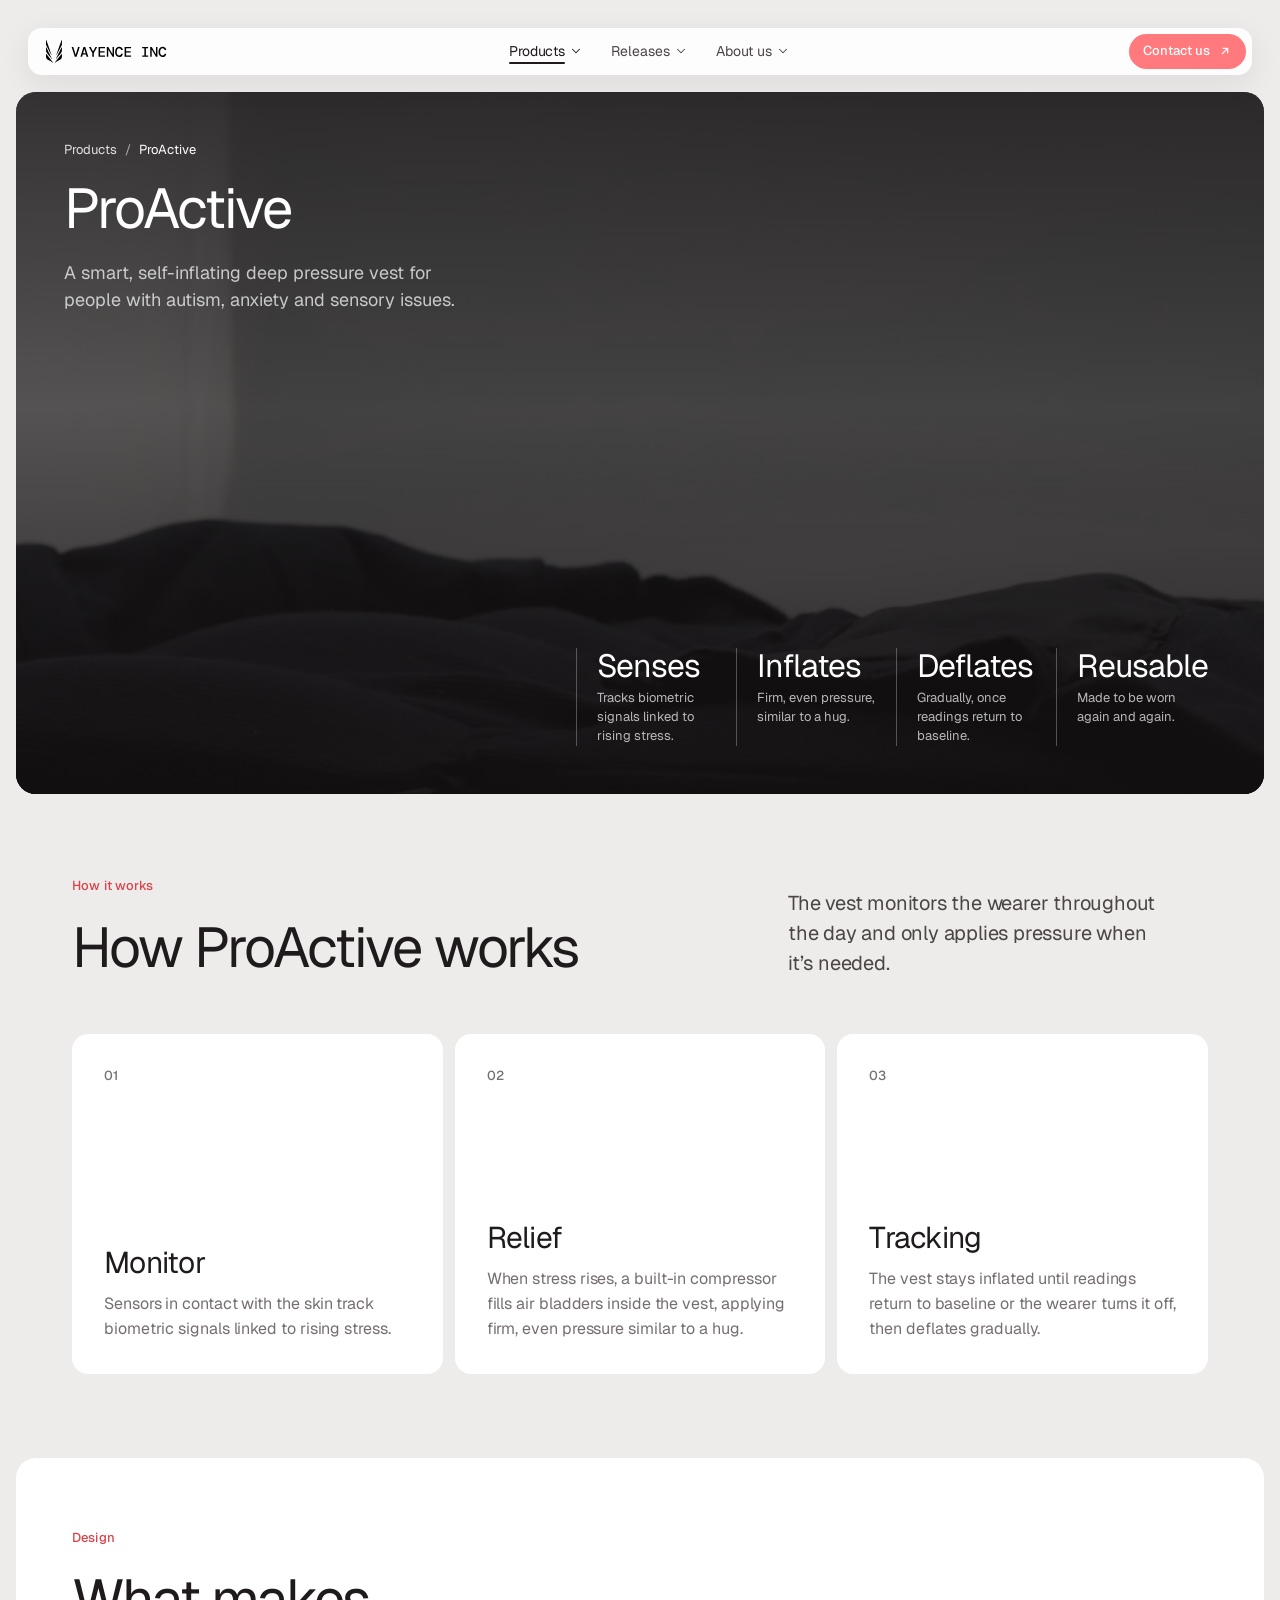
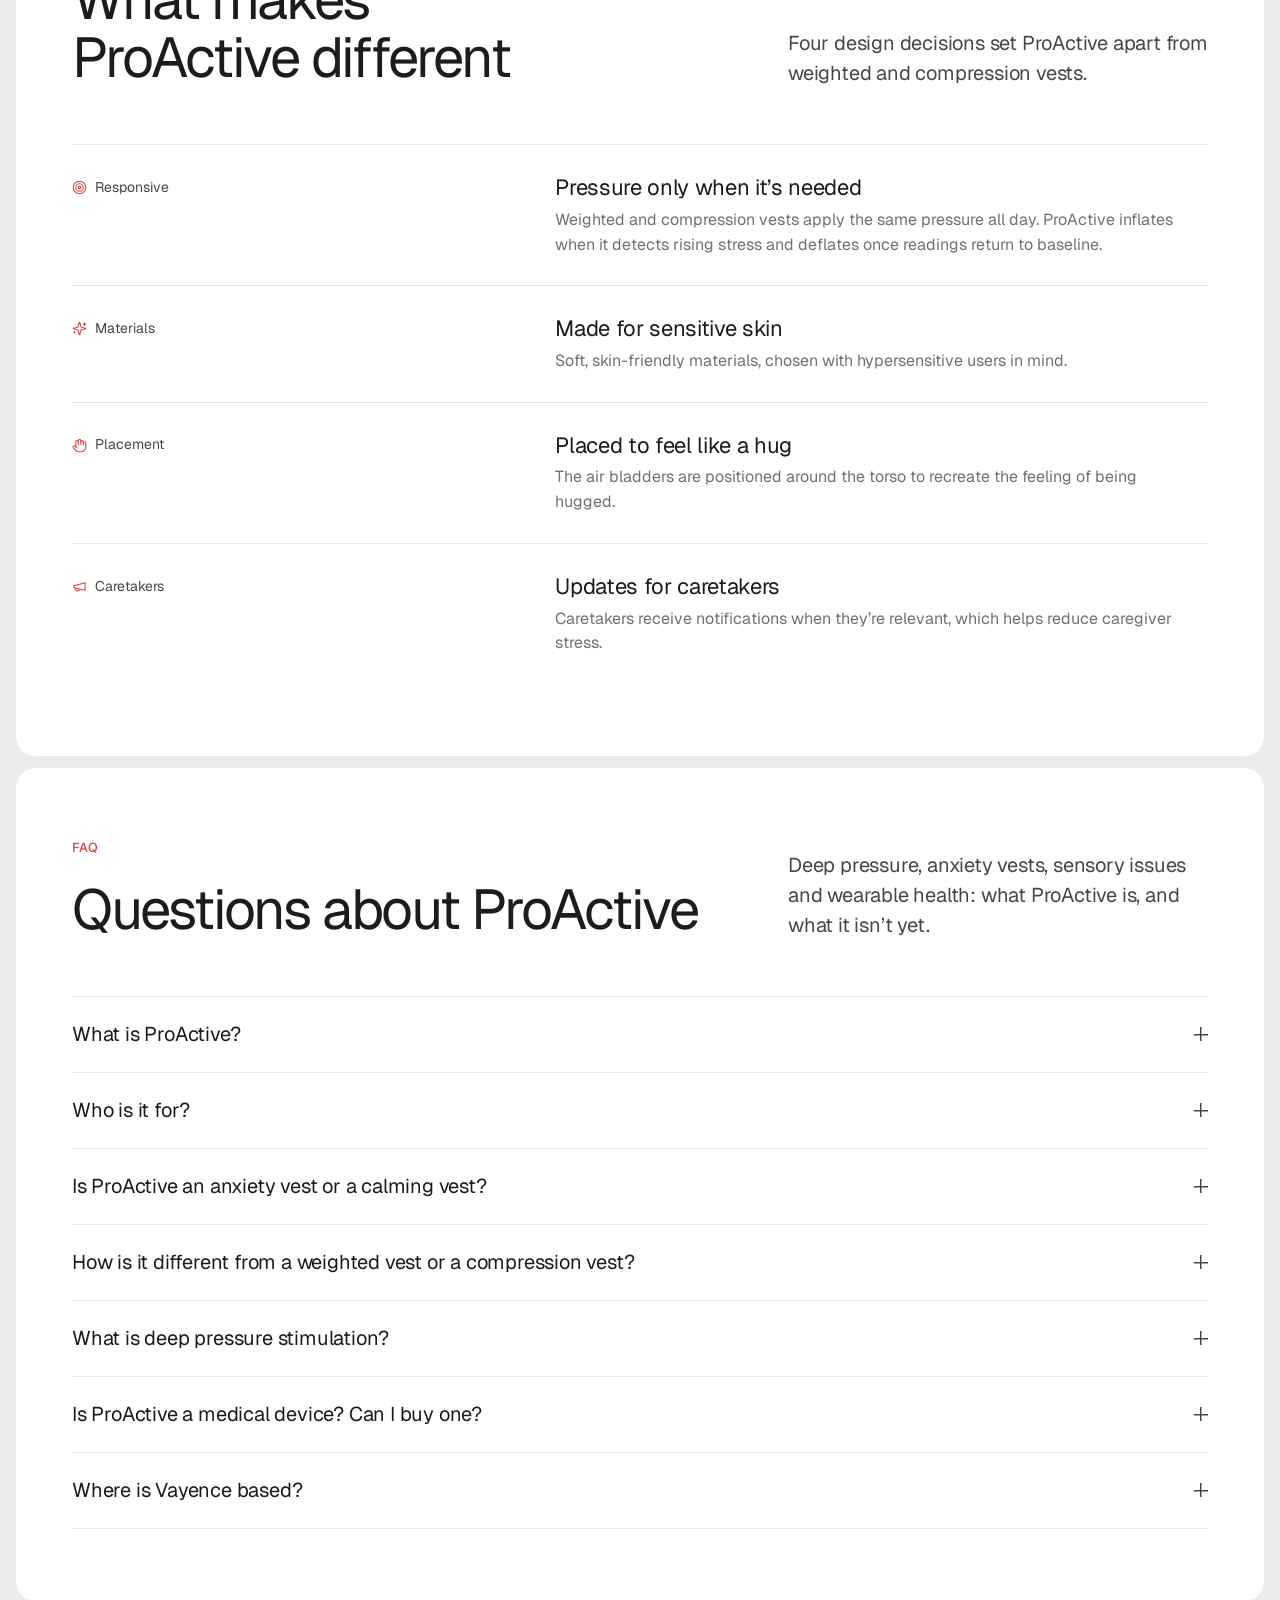
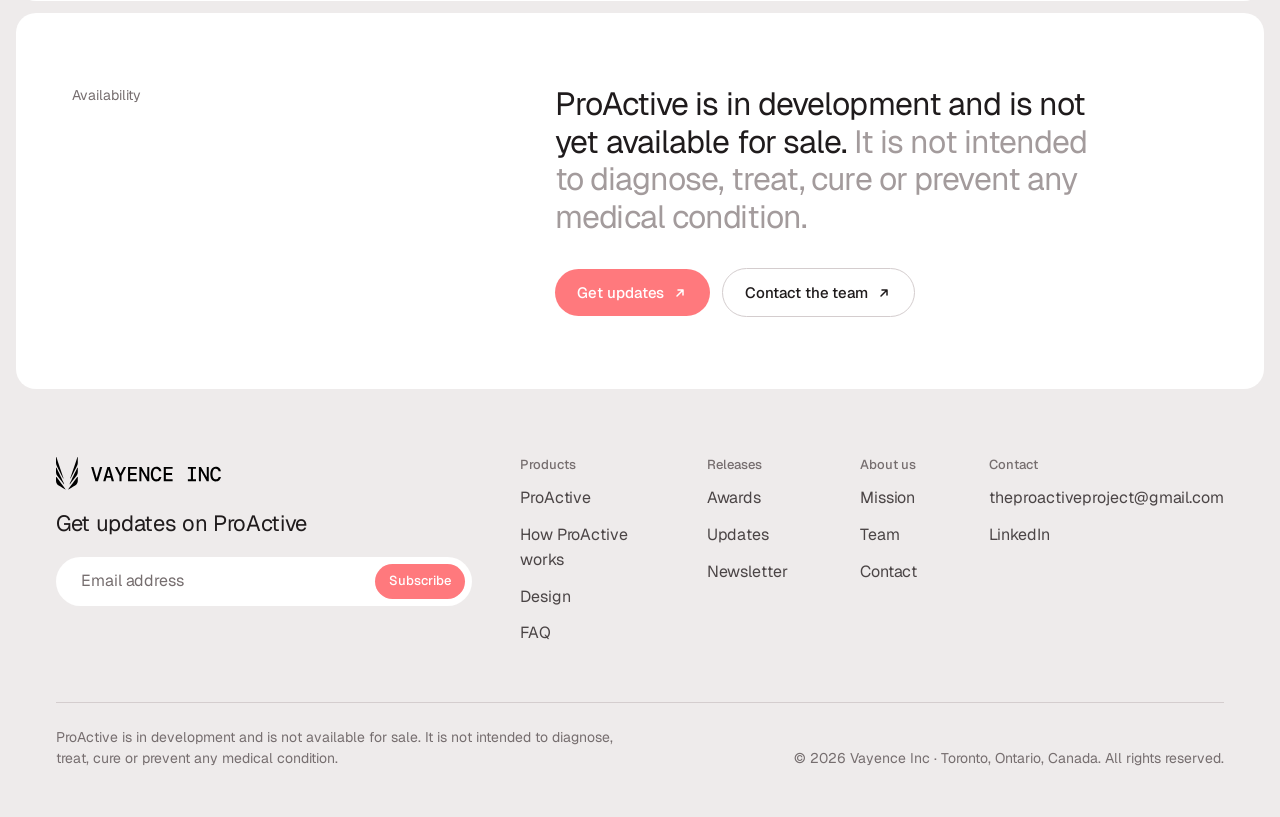
<file: proactive.html>
<!doctype html>
<html lang="en-CA">
<head>
  <meta charset="utf-8">
  <meta name="viewport" content="width=device-width, initial-scale=1">
  <title>ProActive | Smart anxiety and sensory vest for autism</title>
  <meta name="description" content="ProActive is a smart deep pressure vest for autism, anxiety and sensory issues. Wearable sensors detect rising stress; the vest gives a calming, hug-like squeeze.">
  <meta name="robots" content="max-image-preview:large">
  <link rel="canonical" href="https://www.vayence.ca/proactive.html">
  <meta property="og:type" content="website">
  <meta property="og:site_name" content="Vayence Inc">
  <meta property="og:locale" content="en_CA">
  <meta property="og:url" content="https://www.vayence.ca/proactive.html">
  <meta property="og:title" content="ProActive: a smart deep pressure vest for autism, anxiety and sensory issues">
  <meta property="og:description" content="ProActive is a smart deep pressure vest for autism, anxiety and sensory issues. Wearable sensors detect rising stress; the vest gives a calming, hug-like squeeze.">
  <meta property="og:image" content="https://www.vayence.ca/assets/img/og-image.jpg">
  <meta property="og:image:width" content="1200">
  <meta property="og:image:height" content="630">
  <meta property="og:image:alt" content="A person zipping up the ProActive vest prototype">
  <meta name="twitter:card" content="summary_large_image">
  <meta name="theme-color" content="#ffffff">
  <link rel="icon" href="favicon.ico" sizes="any">
  <link rel="icon" href="favicon.svg" type="image/svg+xml">
  <link rel="apple-touch-icon" href="apple-touch-icon.png">
  <link rel="manifest" href="site.webmanifest">
  <script type="application/ld+json">{"@context":"https://schema.org","@graph":[{"@type":"BreadcrumbList","itemListElement":[{"@type":"ListItem","position":1,"name":"Home","item":"https://www.vayence.ca/"},{"@type":"ListItem","position":2,"name":"Products","item":"https://www.vayence.ca/products.html"},{"@type":"ListItem","position":3,"name":"ProActive","item":"https://www.vayence.ca/proactive.html"}]},{"@type":"FAQPage","@id":"https://www.vayence.ca/proactive.html#faq","mainEntity":[{"@type":"Question","name":"What is ProActive?","acceptedAnswer":{"@type":"Answer","text":"ProActive is a smart wearable vest by Vayence Inc, a health and medical technology company in Toronto. Sensors in contact with the skin track biometric signals linked to rising stress. When stress rises, air bladders inside the vest inflate to give firm, even deep pressure, similar to a hug, and deflate gradually once readings return to baseline or the wearer turns it off."}},{"@type":"Question","name":"Who is it for?","acceptedAnswer":{"@type":"Answer","text":"ProActive is designed for autistic people and others with sensory issues, sensory processing differences or anxiety who experience sensory overload in everyday places like classrooms, grocery stores, transit and waiting rooms. It is also designed with caregivers in mind: they can receive updates when they’re relevant, so the wearer can self-regulate with less hands-on support."}},{"@type":"Question","name":"Is ProActive an anxiety vest or a calming vest?","acceptedAnswer":{"@type":"Answer","text":"It belongs to the same family. Anxiety vests, calming vests, weighted blankets and compression garments all use deep pressure, which many people find calming. The difference is that ProActive applies pressure only when its sensors pick up rising stress, rather than all day. ProActive is in development and is not intended to diagnose, treat, cure or prevent anxiety or any other medical condition."}},{"@type":"Question","name":"How is it different from a weighted vest or a compression vest?","acceptedAnswer":{"@type":"Answer","text":"Weighted vests and compression vests are passive: they press with the same force all the time, or need to be put on when someone is already overwhelmed, and many are designed for children and for use at home. ProActive responds on its own, inflating at key pressure points when stress rises and releasing when it passes. It is designed to look like everyday clothing, so it can be worn at school, at work and in public."}},{"@type":"Question","name":"What is deep pressure stimulation?","acceptedAnswer":{"@type":"Answer","text":"Deep pressure stimulation is firm, even pressure on the body, like a hug or a weighted blanket. Many autistic people and people with sensory issues describe it as calming. ProActive’s design began with hugs: the team studied where hands naturally fall on the body, how much pressure feels comfortable and for how long, then placed the vest’s air bladders to match."}},{"@type":"Question","name":"Is ProActive a medical device? Can I buy one?","acceptedAnswer":{"@type":"Answer","text":"Not yet. ProActive is a wearable health device in development and is not available for sale. Vayence has filed a patent and received research ethics approval for user testing, and will seek the required regulatory approvals before launch. Join the newsletter to hear when it’s ready."}},{"@type":"Question","name":"Where is Vayence based?","acceptedAnswer":{"@type":"Answer","text":"Vayence Inc is based in Toronto, Ontario. It was founded by OCAD University Industrial Design graduates Marzuq Vohra and Vienna Doria-Pighin, and ProActive was named Canada’s national winner of the 2026 James Dyson Award."}}]}]}</script>
  <link rel="preconnect" href="https://fonts.googleapis.com">
  <link rel="preconnect" href="https://fonts.gstatic.com" crossorigin>
  <link href="https://fonts.googleapis.com/css2?family=Geist:wght@400;500;700&display=swap" rel="stylesheet">
  <link rel="stylesheet" href="styles.css">
</head>
<body data-page="products">
  <div class="page">

    <!-- Header and footer are rendered by main.js from one site map -->
    <header class="header" id="top" data-site-header></header>

    <main class="subpage">
      <!-- Overview: product video card -->
      <section class="media-card sensory product-hero" id="overview" aria-label="ProActive overview">
        <video class="video__media" src="assets/video/vest-inflating.mp4" poster="assets/video/vest-inflating-poster.jpg" autoplay muted loop playsinline preload="auto" aria-label="The ProActive deep pressure vest inflating to give a hug-like squeeze"></video>
        <div class="product-hero__head">
          <nav class="crumbs" aria-label="Breadcrumb"><a href="products.html">Products</a><span aria-hidden="true">/</span><span aria-current="page">ProActive</span></nav>
          <h1 class="media-card__title">ProActive</h1>
          <p class="awards-card__lead">A smart, self-inflating deep pressure vest for people with autism, anxiety and sensory issues.</p>
        </div>
        <ul class="sensory__stats">
          <li class="stat">
            <span class="stat__title">Senses</span>
            <span class="stat__desc">Tracks biometric signals linked to rising stress.</span>
          </li>
          <li class="stat">
            <span class="stat__title">Inflates</span>
            <span class="stat__desc">Firm, even pressure, similar to a hug.</span>
          </li>
          <li class="stat">
            <span class="stat__title">Deflates</span>
            <span class="stat__desc">Gradually, once readings return to baseline.</span>
          </li>
          <li class="stat">
            <span class="stat__title">Reusable</span>
            <span class="stat__desc">Made to be worn again and again.</span>
          </li>
        </ul>
      </section>

      <!-- How it works -->
      <section class="section" id="how">
        <div class="section__head">
          <div class="section__title">
            <span class="chip">How it works</span>
            <h2 class="h2">How ProActive works</h2>
          </div>
          <p class="lead section__lead">The vest monitors the wearer throughout the day and only applies pressure when it’s needed.</p>
        </div>
        <div class="grid grid--3">
          <article class="step">
            <div class="step__top">
              <span class="step__num">01</span>
            </div>
            <div class="step__text">
              <h3 class="h3">Monitor</h3>
              <p class="body muted">Sensors in contact with the skin track biometric signals linked to rising stress.</p>
            </div>
          </article>
          <article class="step">
            <div class="step__top">
              <span class="step__num">02</span>
            </div>
            <div class="step__text">
              <h3 class="h3">Relief</h3>
              <p class="body muted">When stress rises, a built-in compressor fills air bladders inside the vest, applying firm, even pressure similar to a hug.</p>
            </div>
          </article>
          <article class="step">
            <div class="step__top">
              <span class="step__num">03</span>
            </div>
            <div class="step__text">
              <h3 class="h3">Tracking</h3>
              <p class="body muted">The vest stays inflated until readings return to baseline or the wearer turns it off, then deflates gradually.</p>
            </div>
          </article>
        </div>
      </section>

      <!-- Design -->
      <section class="section section--white" id="design">
        <div class="section__head">
          <div class="section__title">
            <span class="chip">Design</span>
            <h2 class="h2">What makes ProActive different</h2>
          </div>
          <p class="lead section__lead">Four design decisions set ProActive apart from weighted and compression vests.</p>
        </div>
        <ul class="rows">
          <li class="row">
            <p class="row__label"><svg class="i" width="24" height="24" viewBox="0 0 24 24" fill="none" stroke="currentColor" stroke-width="1.75" stroke-linecap="round" stroke-linejoin="round" aria-hidden="true"><circle cx="12" cy="12" r="10" /><circle cx="12" cy="12" r="6" /><circle cx="12" cy="12" r="2" /></svg>Responsive</p>
            <div class="row__body">
              <p class="row__title">Pressure only when it’s needed</p>
              <p class="row__desc">Weighted and compression vests apply the same pressure all day. ProActive inflates when it detects rising stress and deflates once readings return to baseline.</p>
            </div>
          </li>
          <li class="row">
            <p class="row__label"><svg class="i" width="24" height="24" viewBox="0 0 24 24" fill="none" stroke="currentColor" stroke-width="1.75" stroke-linecap="round" stroke-linejoin="round" aria-hidden="true"><path d="M9.937 15.5A2 2 0 0 0 8.5 14.063l-6.135-1.582a.5.5 0 0 1 0-.962L8.5 9.936A2 2 0 0 0 9.937 8.5l1.582-6.135a.5.5 0 0 1 .963 0L14.063 8.5A2 2 0 0 0 15.5 9.937l6.135 1.581a.5.5 0 0 1 0 .964L15.5 14.063a2 2 0 0 0-1.437 1.437l-1.582 6.135a.5.5 0 0 1-.963 0z" /><path d="M20 3v4" /><path d="M22 5h-4" /><path d="M4 17v2" /><path d="M5 18H3" /></svg>Materials</p>
            <div class="row__body">
              <p class="row__title">Made for sensitive skin</p>
              <p class="row__desc">Soft, skin-friendly materials, chosen with hypersensitive users in mind.</p>
            </div>
          </li>
          <li class="row">
            <p class="row__label"><svg class="i" width="24" height="24" viewBox="0 0 24 24" fill="none" stroke="currentColor" stroke-width="1.75" stroke-linecap="round" stroke-linejoin="round" aria-hidden="true"><path d="M18 11V6a2 2 0 0 0-2-2a2 2 0 0 0-2 2" /><path d="M14 10V4a2 2 0 0 0-2-2a2 2 0 0 0-2 2v2" /><path d="M10 10.5V6a2 2 0 0 0-2-2a2 2 0 0 0-2 2v8" /><path d="M18 8a2 2 0 1 1 4 0v6a8 8 0 0 1-8 8h-2c-2.8 0-4.5-.86-5.99-2.34l-3.6-3.6a2 2 0 0 1 2.83-2.82L7 15" /></svg>Placement</p>
            <div class="row__body">
              <p class="row__title">Placed to feel like a hug</p>
              <p class="row__desc">The air bladders are positioned around the torso to recreate the feeling of being hugged.</p>
            </div>
          </li>
          <li class="row">
            <p class="row__label"><svg class="i" width="24" height="24" viewBox="0 0 24 24" fill="none" stroke="currentColor" stroke-width="1.75" stroke-linecap="round" stroke-linejoin="round" aria-hidden="true"><path d="m3 11 18-5v12L3 14v-3z" /><path d="M11.6 16.8a3 3 0 1 1-5.8-1.6" /></svg>Caretakers</p>
            <div class="row__body">
              <p class="row__title">Updates for caretakers</p>
              <p class="row__desc">Caretakers receive notifications when they’re relevant, which helps reduce caregiver stress.</p>
            </div>
          </li>
        </ul>
      </section>

      <!-- FAQ: the questions people search for; mirrored in the FAQPage data in <head> -->
      <section class="section section--white" id="faq">
        <div class="section__head">
          <div class="section__title">
            <span class="chip">FAQ</span>
            <h2 class="h2">Questions about ProActive</h2>
          </div>
          <p class="lead section__lead">Deep pressure, anxiety vests, sensory issues and wearable health: what ProActive is, and what it isn’t yet.</p>
        </div>
        <div class="faq">
          <details class="faq__item">
            <summary class="faq__q"><h3>What is ProActive?</h3></summary>
            <div class="faq__a">
              <p>ProActive is a smart wearable vest by Vayence Inc, a health and medical technology company in Toronto. Sensors in contact with the skin track biometric signals linked to rising stress. When stress rises, air bladders inside the vest inflate to give firm, even deep pressure, similar to a hug, and deflate gradually once readings return to baseline or the wearer turns it off.</p>
            </div>
          </details>
          <details class="faq__item">
            <summary class="faq__q"><h3>Who is it for?</h3></summary>
            <div class="faq__a">
              <p>ProActive is designed for autistic people and others with sensory issues, sensory processing differences or anxiety who experience sensory overload in everyday places like classrooms, grocery stores, transit and waiting rooms. It is also designed with caregivers in mind: they can receive updates when they’re relevant, so the wearer can self-regulate with less hands-on support.</p>
            </div>
          </details>
          <details class="faq__item">
            <summary class="faq__q"><h3>Is ProActive an anxiety vest or a calming vest?</h3></summary>
            <div class="faq__a">
              <p>It belongs to the same family. Anxiety vests, calming vests, weighted blankets and compression garments all use deep pressure, which many people find calming. The difference is that ProActive applies pressure only when its sensors pick up rising stress, rather than all day. ProActive is in development and is not intended to diagnose, treat, cure or prevent anxiety or any other medical condition.</p>
            </div>
          </details>
          <details class="faq__item">
            <summary class="faq__q"><h3>How is it different from a weighted vest or a compression vest?</h3></summary>
            <div class="faq__a">
              <p>Weighted vests and compression vests are passive: they press with the same force all the time, or need to be put on when someone is already overwhelmed, and many are designed for children and for use at home. ProActive responds on its own, inflating at key pressure points when stress rises and releasing when it passes. It is designed to look like everyday clothing, so it can be worn at school, at work and in public.</p>
            </div>
          </details>
          <details class="faq__item">
            <summary class="faq__q"><h3>What is deep pressure stimulation?</h3></summary>
            <div class="faq__a">
              <p>Deep pressure stimulation is firm, even pressure on the body, like a hug or a weighted blanket. Many autistic people and people with sensory issues describe it as calming. ProActive’s design began with hugs: the team studied where hands naturally fall on the body, how much pressure feels comfortable and for how long, then placed the vest’s air bladders to match.</p>
            </div>
          </details>
          <details class="faq__item">
            <summary class="faq__q"><h3>Is ProActive a medical device? Can I buy one?</h3></summary>
            <div class="faq__a">
              <p>Not yet. ProActive is a wearable health device in development and is not available for sale. Vayence has filed a patent and received research ethics approval for user testing, and will seek the required regulatory approvals before launch. <a href="releases.html#newsletter">Join the newsletter</a> to hear when it’s ready.</p>
            </div>
          </details>
          <details class="faq__item">
            <summary class="faq__q"><h3>Where is Vayence based?</h3></summary>
            <div class="faq__a">
              <p>Vayence Inc is based in Toronto, Ontario. It was founded by OCAD University Industrial Design graduates Marzuq Vohra and Vienna Doria-Pighin, and ProActive was named Canada’s national winner of the <a href="releases/james-dyson-award-2026-canada.html">2026 James Dyson Award</a>.</p>
            </div>
          </details>
        </div>
      </section>

      <!-- Availability -->
      <section class="section section--white" id="availability">
        <div class="split">
          <p class="eyebrow">Availability</p>
          <div class="split__body">
            <h2 class="statement statement--lg">ProActive is in development and is not yet available for sale. <span class="muted">It is not intended to diagnose, treat, cure or prevent any medical condition.</span></h2>
            <div class="actions">
              <a class="btn btn--primary" href="releases.html#newsletter">
                Get updates
                <img src="assets/icons/arrow-white.svg" width="16" height="16" alt="">
              </a>
              <a class="btn btn--secondary" href="about.html#contact">
                Contact the team
                <img src="assets/icons/arrow-ink.svg" width="16" height="16" alt="">
              </a>
            </div>
          </div>
        </div>
      </section>
    </main>

    <footer class="footer" data-site-footer></footer>

  </div>
  <script src="main.js"></script>
</body>
</html>
</file>
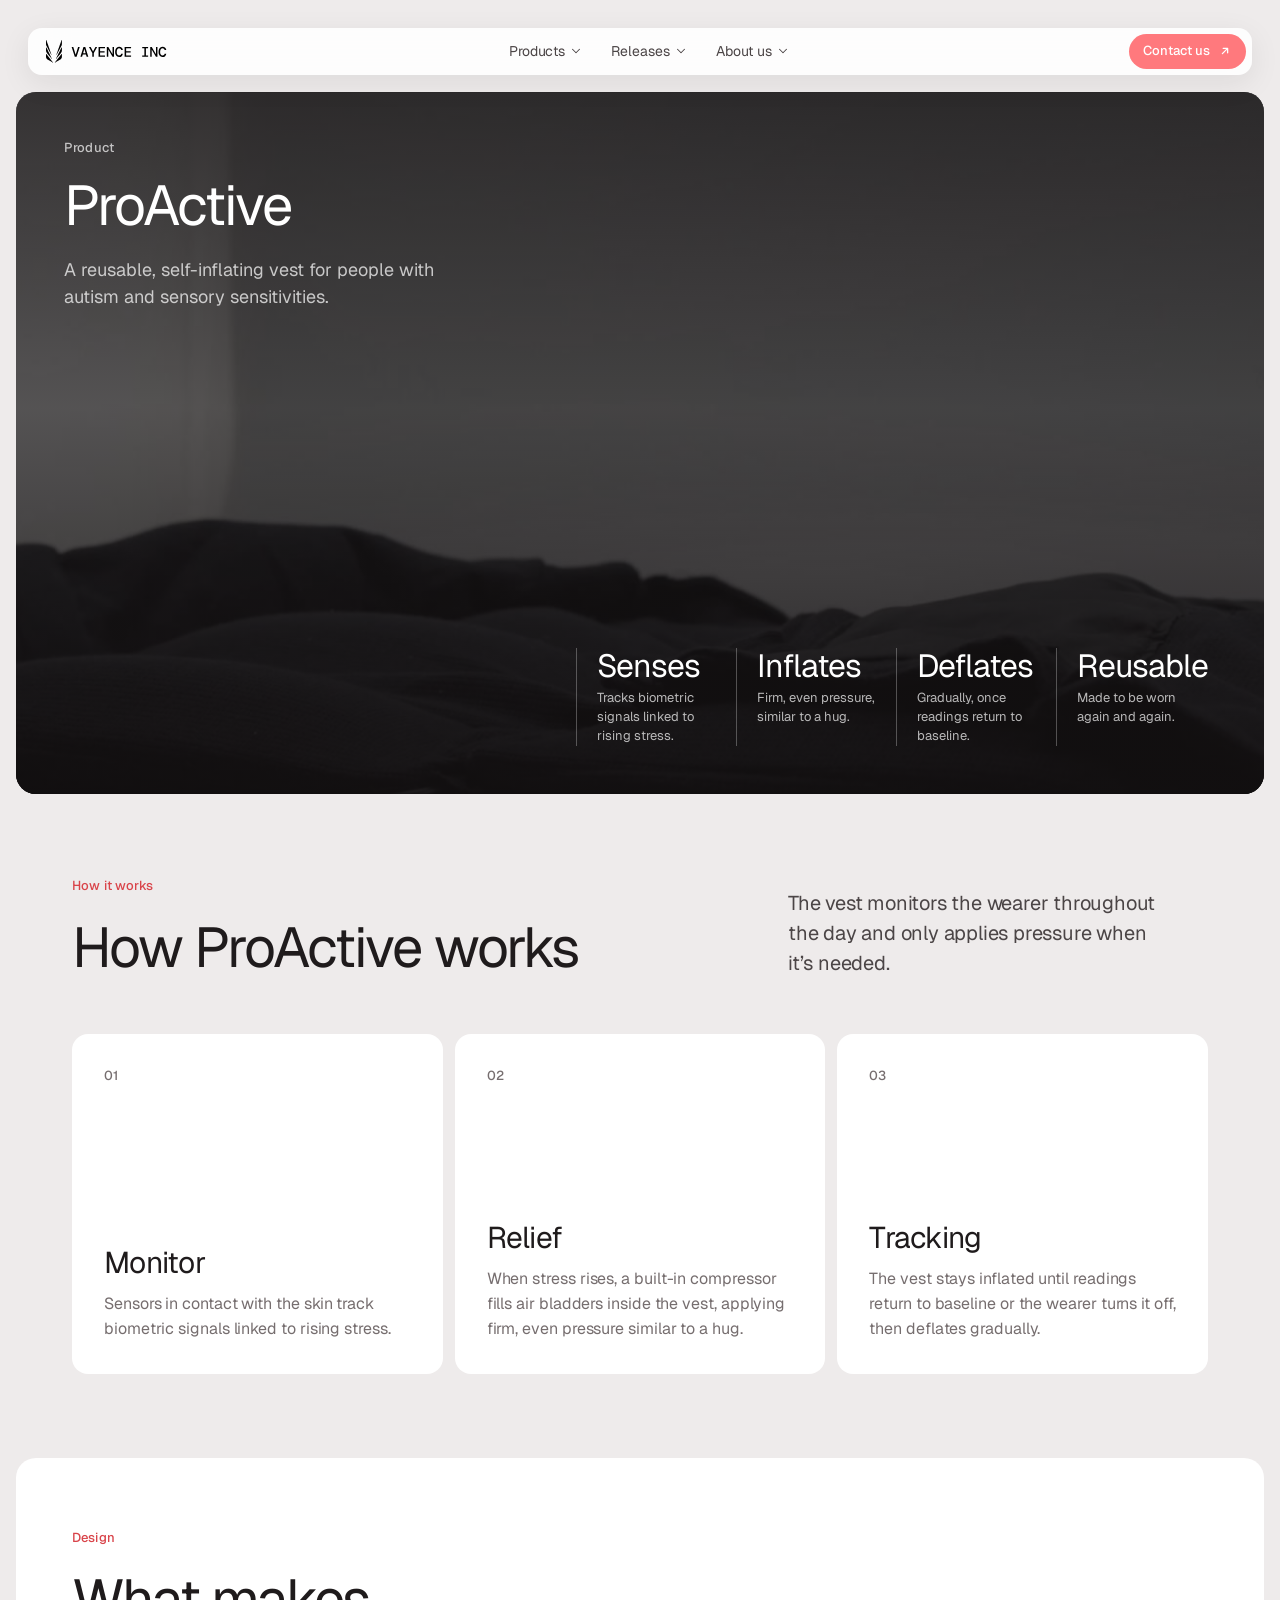
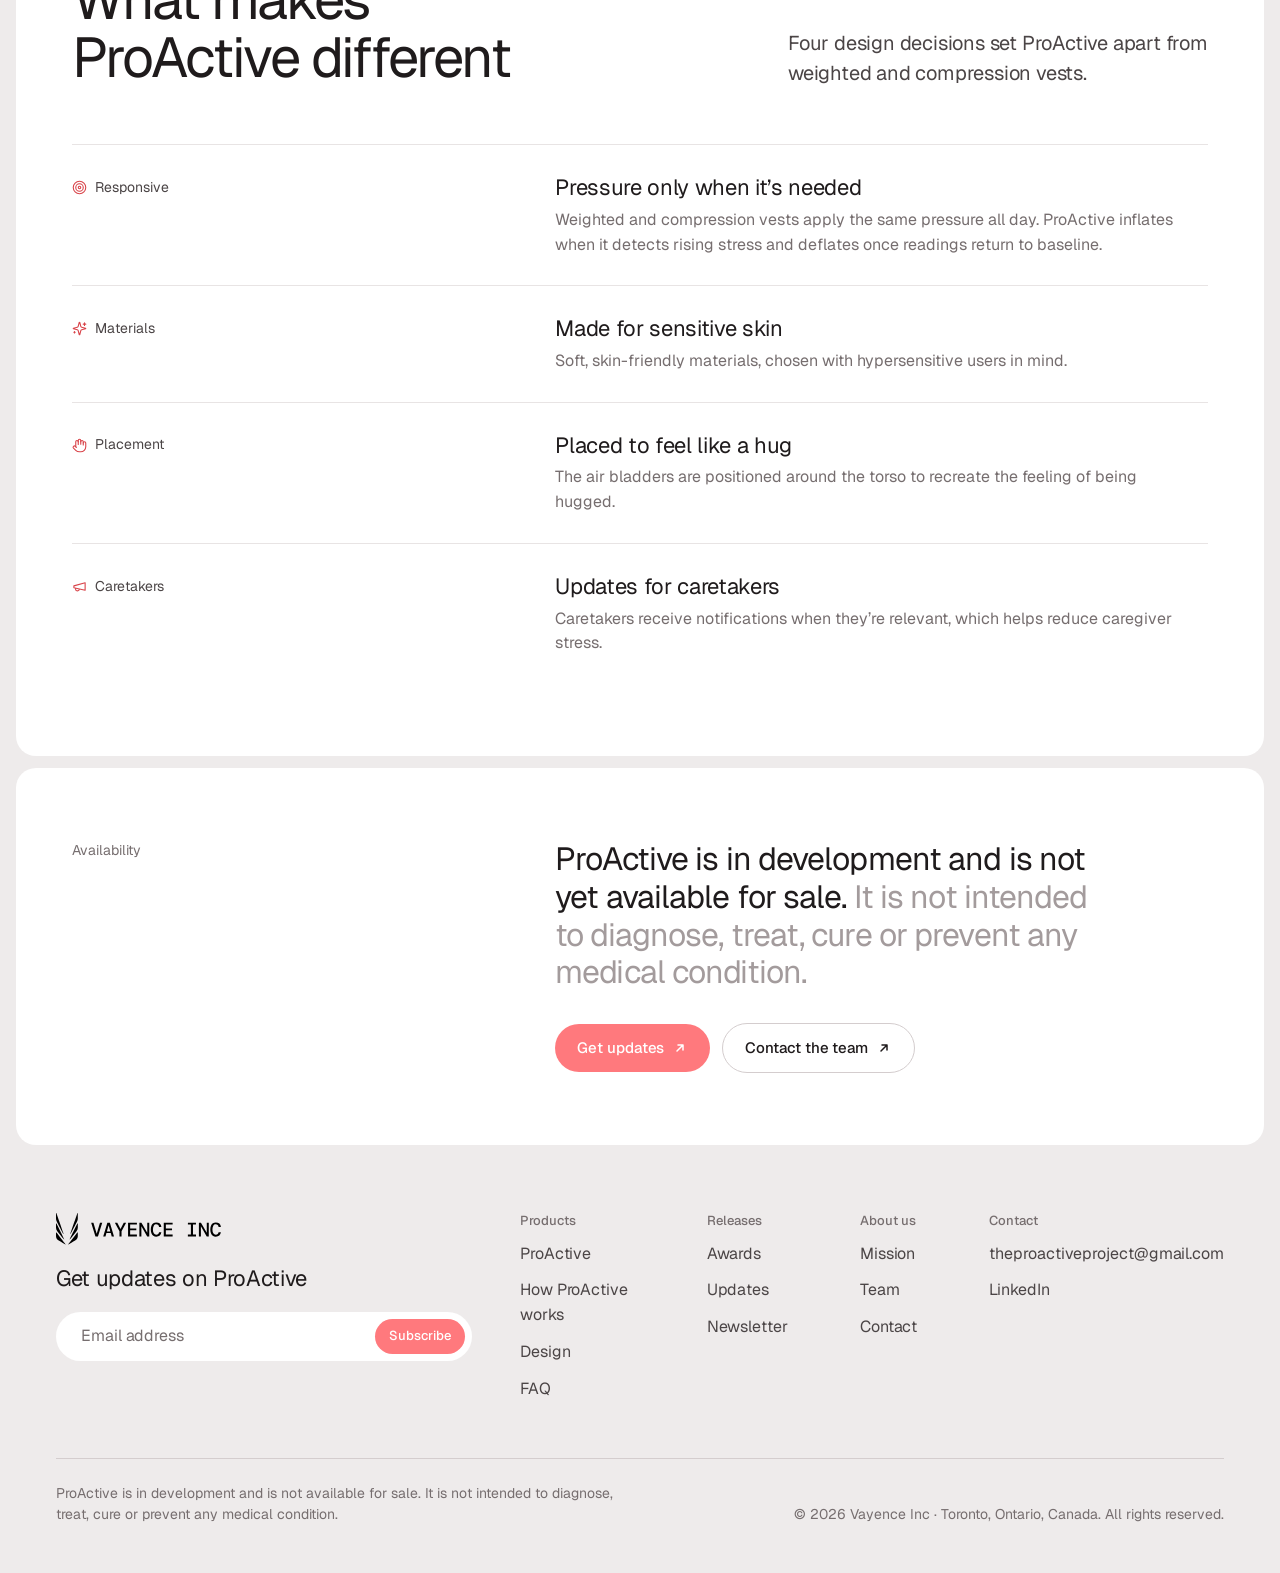
<file: product.html>
<!doctype html>
<html lang="en">
<head>
  <meta charset="utf-8">
  <meta name="viewport" content="width=device-width, initial-scale=1">
  <title>ProActive — Vayence Inc</title>
  <meta name="description" content="ProActive is a reusable, self-inflating vest that applies deep pressure only when its sensors pick up rising stress.">
  <meta property="og:title" content="ProActive — Vayence Inc">
  <meta property="og:description" content="ProActive is a reusable, self-inflating vest that applies deep pressure only when its sensors pick up rising stress.">
  <meta property="og:image" content="assets/img/hero-visual.jpg">
  <link rel="preconnect" href="https://fonts.googleapis.com">
  <link rel="preconnect" href="https://fonts.gstatic.com" crossorigin>
  <link href="https://fonts.googleapis.com/css2?family=Geist:wght@400;500;700&display=swap" rel="stylesheet">
  <link rel="stylesheet" href="styles.css">
</head>
<body data-page="product">
  <div class="page">

    <!-- Header and footer are rendered by main.js from one site map -->
    <header class="header" id="top" data-site-header></header>

    <main class="subpage">
      <!-- Overview: product video card -->
      <section class="media-card sensory product-hero" id="overview" aria-label="ProActive overview">
        <video class="video__media" src="assets/video/vest-inflating.mp4" poster="assets/video/vest-inflating-poster.jpg" autoplay muted loop playsinline preload="auto" aria-label="The ProActive vest inflating"></video>
        <div class="product-hero__head">
          <span class="chip chip--glass">Product</span>
          <h1 class="media-card__title">ProActive</h1>
          <p class="awards-card__lead">A reusable, self-inflating vest for people with autism and sensory sensitivities.</p>
        </div>
        <ul class="sensory__stats">
          <li class="stat">
            <span class="stat__title">Senses</span>
            <span class="stat__desc">Tracks biometric signals linked to rising stress.</span>
          </li>
          <li class="stat">
            <span class="stat__title">Inflates</span>
            <span class="stat__desc">Firm, even pressure, similar to a hug.</span>
          </li>
          <li class="stat">
            <span class="stat__title">Deflates</span>
            <span class="stat__desc">Gradually, once readings return to baseline.</span>
          </li>
          <li class="stat">
            <span class="stat__title">Reusable</span>
            <span class="stat__desc">Made to be worn again and again.</span>
          </li>
        </ul>
      </section>

      <!-- How it works -->
      <section class="section" id="how">
        <div class="section__head">
          <div class="section__title">
            <span class="chip">How it works</span>
            <h2 class="h2">How ProActive works</h2>
          </div>
          <p class="lead section__lead">The vest monitors the wearer throughout the day and only applies pressure when it’s needed.</p>
        </div>
        <div class="grid grid--3">
          <article class="step">
            <div class="step__top">
              <span class="step__num">01</span>
            </div>
            <div class="step__text">
              <h3 class="h3">Monitor</h3>
              <p class="body muted">Sensors in contact with the skin track biometric signals linked to rising stress.</p>
            </div>
          </article>
          <article class="step">
            <div class="step__top">
              <span class="step__num">02</span>
            </div>
            <div class="step__text">
              <h3 class="h3">Relief</h3>
              <p class="body muted">When stress rises, a built-in compressor fills air bladders inside the vest, applying firm, even pressure similar to a hug.</p>
            </div>
          </article>
          <article class="step">
            <div class="step__top">
              <span class="step__num">03</span>
            </div>
            <div class="step__text">
              <h3 class="h3">Tracking</h3>
              <p class="body muted">The vest stays inflated until readings return to baseline or the wearer turns it off, then deflates gradually.</p>
            </div>
          </article>
        </div>
      </section>

      <!-- Design -->
      <section class="section section--white" id="design">
        <div class="section__head">
          <div class="section__title">
            <span class="chip">Design</span>
            <h2 class="h2">What makes ProActive different</h2>
          </div>
          <p class="lead section__lead">Four design decisions set ProActive apart from weighted and compression vests.</p>
        </div>
        <ul class="rows">
          <li class="row">
            <p class="row__label"><svg class="i" width="24" height="24" viewBox="0 0 24 24" fill="none" stroke="currentColor" stroke-width="1.75" stroke-linecap="round" stroke-linejoin="round" aria-hidden="true"><circle cx="12" cy="12" r="10" /><circle cx="12" cy="12" r="6" /><circle cx="12" cy="12" r="2" /></svg>Responsive</p>
            <div class="row__body">
              <p class="row__title">Pressure only when it’s needed</p>
              <p class="row__desc">Weighted and compression vests apply the same pressure all day. ProActive inflates when it detects rising stress and deflates once readings return to baseline.</p>
            </div>
          </li>
          <li class="row">
            <p class="row__label"><svg class="i" width="24" height="24" viewBox="0 0 24 24" fill="none" stroke="currentColor" stroke-width="1.75" stroke-linecap="round" stroke-linejoin="round" aria-hidden="true"><path d="M9.937 15.5A2 2 0 0 0 8.5 14.063l-6.135-1.582a.5.5 0 0 1 0-.962L8.5 9.936A2 2 0 0 0 9.937 8.5l1.582-6.135a.5.5 0 0 1 .963 0L14.063 8.5A2 2 0 0 0 15.5 9.937l6.135 1.581a.5.5 0 0 1 0 .964L15.5 14.063a2 2 0 0 0-1.437 1.437l-1.582 6.135a.5.5 0 0 1-.963 0z" /><path d="M20 3v4" /><path d="M22 5h-4" /><path d="M4 17v2" /><path d="M5 18H3" /></svg>Materials</p>
            <div class="row__body">
              <p class="row__title">Made for sensitive skin</p>
              <p class="row__desc">Soft, skin-friendly materials, chosen with hypersensitive users in mind.</p>
            </div>
          </li>
          <li class="row">
            <p class="row__label"><svg class="i" width="24" height="24" viewBox="0 0 24 24" fill="none" stroke="currentColor" stroke-width="1.75" stroke-linecap="round" stroke-linejoin="round" aria-hidden="true"><path d="M18 11V6a2 2 0 0 0-2-2a2 2 0 0 0-2 2" /><path d="M14 10V4a2 2 0 0 0-2-2a2 2 0 0 0-2 2v2" /><path d="M10 10.5V6a2 2 0 0 0-2-2a2 2 0 0 0-2 2v8" /><path d="M18 8a2 2 0 1 1 4 0v6a8 8 0 0 1-8 8h-2c-2.8 0-4.5-.86-5.99-2.34l-3.6-3.6a2 2 0 0 1 2.83-2.82L7 15" /></svg>Placement</p>
            <div class="row__body">
              <p class="row__title">Placed to feel like a hug</p>
              <p class="row__desc">The air bladders are positioned around the torso to recreate the feeling of being hugged.</p>
            </div>
          </li>
          <li class="row">
            <p class="row__label"><svg class="i" width="24" height="24" viewBox="0 0 24 24" fill="none" stroke="currentColor" stroke-width="1.75" stroke-linecap="round" stroke-linejoin="round" aria-hidden="true"><path d="m3 11 18-5v12L3 14v-3z" /><path d="M11.6 16.8a3 3 0 1 1-5.8-1.6" /></svg>Caretakers</p>
            <div class="row__body">
              <p class="row__title">Updates for caretakers</p>
              <p class="row__desc">Caretakers receive notifications when they’re relevant, which helps reduce caregiver stress.</p>
            </div>
          </li>
        </ul>
      </section>

      <!-- Availability -->
      <section class="section section--white" id="availability">
        <div class="split">
          <p class="eyebrow">Availability</p>
          <div class="split__body">
            <h2 class="statement statement--lg">ProActive is in development and is not yet available for sale. <span class="muted">It is not intended to diagnose, treat, cure or prevent any medical condition.</span></h2>
            <div class="actions">
              <a class="btn btn--primary" href="releases.html#subscribe">
                Get updates
                <img src="assets/icons/arrow-white.svg" width="16" height="16" alt="">
              </a>
              <a class="btn btn--secondary" href="about.html#contact">
                Contact the team
                <img src="assets/icons/arrow-ink.svg" width="16" height="16" alt="">
              </a>
            </div>
          </div>
        </div>
      </section>
    </main>

    <footer class="footer" data-site-footer></footer>

  </div>
  <script src="main.js"></script>
</body>
</html>
</file>
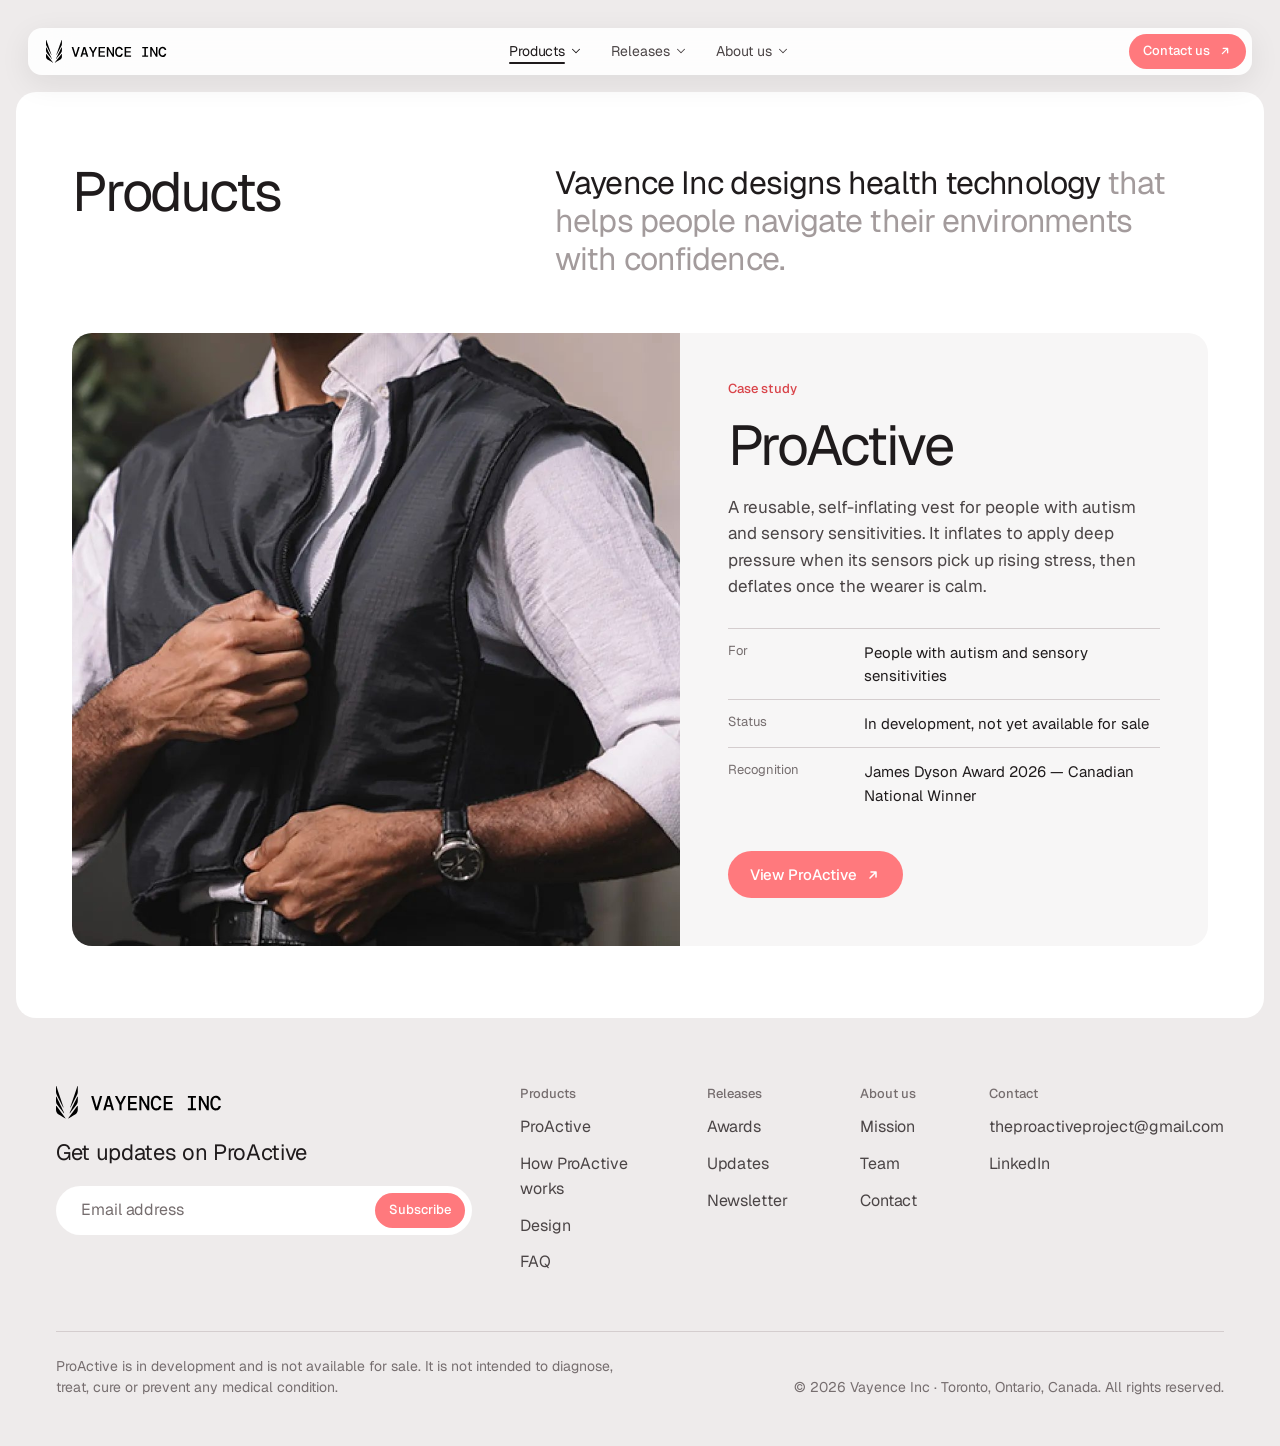
<file: products.html>
<!doctype html>
<html lang="en-CA">
<head>
  <meta charset="utf-8">
  <meta name="viewport" content="width=device-width, initial-scale=1">
  <title>Wearable health technology for sensory issues | Vayence Inc</title>
  <meta name="description" content="Wearable health technology from Vayence Inc in Toronto, starting with ProActive, a smart deep pressure vest for autism, anxiety and sensory issues.">
  <meta name="robots" content="max-image-preview:large">
  <link rel="canonical" href="https://www.vayence.ca/products.html">
  <meta property="og:type" content="website">
  <meta property="og:site_name" content="Vayence Inc">
  <meta property="og:locale" content="en_CA">
  <meta property="og:url" content="https://www.vayence.ca/products.html">
  <meta property="og:title" content="Wearable health technology for sensory issues, from Vayence Inc">
  <meta property="og:description" content="Wearable health technology from Vayence Inc in Toronto, starting with ProActive, a smart deep pressure vest for autism, anxiety and sensory issues.">
  <meta property="og:image" content="https://www.vayence.ca/assets/img/og-image.jpg">
  <meta property="og:image:width" content="1200">
  <meta property="og:image:height" content="630">
  <meta property="og:image:alt" content="A person zipping up the ProActive vest prototype">
  <meta name="twitter:card" content="summary_large_image">
  <meta name="theme-color" content="#ffffff">
  <link rel="icon" href="favicon.ico" sizes="any">
  <link rel="icon" href="favicon.svg" type="image/svg+xml">
  <link rel="apple-touch-icon" href="apple-touch-icon.png">
  <link rel="manifest" href="site.webmanifest">
  <script type="application/ld+json">{"@context":"https://schema.org","@graph":[{"@type":"BreadcrumbList","itemListElement":[{"@type":"ListItem","position":1,"name":"Home","item":"https://www.vayence.ca/"},{"@type":"ListItem","position":2,"name":"Products","item":"https://www.vayence.ca/products.html"}]}]}</script>
  <link rel="preconnect" href="https://fonts.googleapis.com">
  <link rel="preconnect" href="https://fonts.gstatic.com" crossorigin>
  <link href="https://fonts.googleapis.com/css2?family=Geist:wght@400;500;700&display=swap" rel="stylesheet">
  <link rel="stylesheet" href="styles.css">
</head>
<body data-page="products">
  <div class="page">

    <!-- Header and footer are rendered by main.js from one site map -->
    <header class="header" id="top" data-site-header></header>

    <main class="subpage">
      <!-- Products -->
      <section class="section section--white">
        <div class="intro__head">
          <h1 class="intro__title">Products</h1>
          <div class="intro__lead">
            <p class="statement statement--lg">Vayence Inc designs health technology <span class="muted">that helps people navigate their environments with confidence.</span></p>
          </div>
        </div>

        <!-- Featured product / case study -->
        <article class="case">
          <a class="case__media" href="proactive.html" tabindex="-1" aria-hidden="true">
            <img src="assets/img/hero-visual.jpg" width="1500" height="1000" alt="A person zipping up the ProActive vest prototype">
          </a>
          <div class="case__body">
            <p class="chip">Case study</p>
            <h2 class="case__title"><a href="proactive.html">ProActive</a></h2>
            <p class="case__lead">A reusable, self-inflating vest for people with autism and sensory sensitivities. It inflates to apply deep pressure when its sensors pick up rising stress, then deflates once the wearer is calm.</p>
            <dl class="case__facts">
              <div><dt>For</dt><dd>People with autism and sensory sensitivities</dd></div>
              <div><dt>Status</dt><dd>In development, not yet available for sale</dd></div>
              <div><dt>Recognition</dt><dd>James Dyson Award 2026 — Canadian National Winner</dd></div>
            </dl>
            <a class="btn btn--primary" href="proactive.html">
              View ProActive
              <img src="assets/icons/arrow-white.svg" width="16" height="16" alt="">
            </a>
          </div>
        </article>
      </section>
    </main>

    <footer class="footer" data-site-footer></footer>

  </div>
  <script src="main.js"></script>
</body>
</html>
</file>
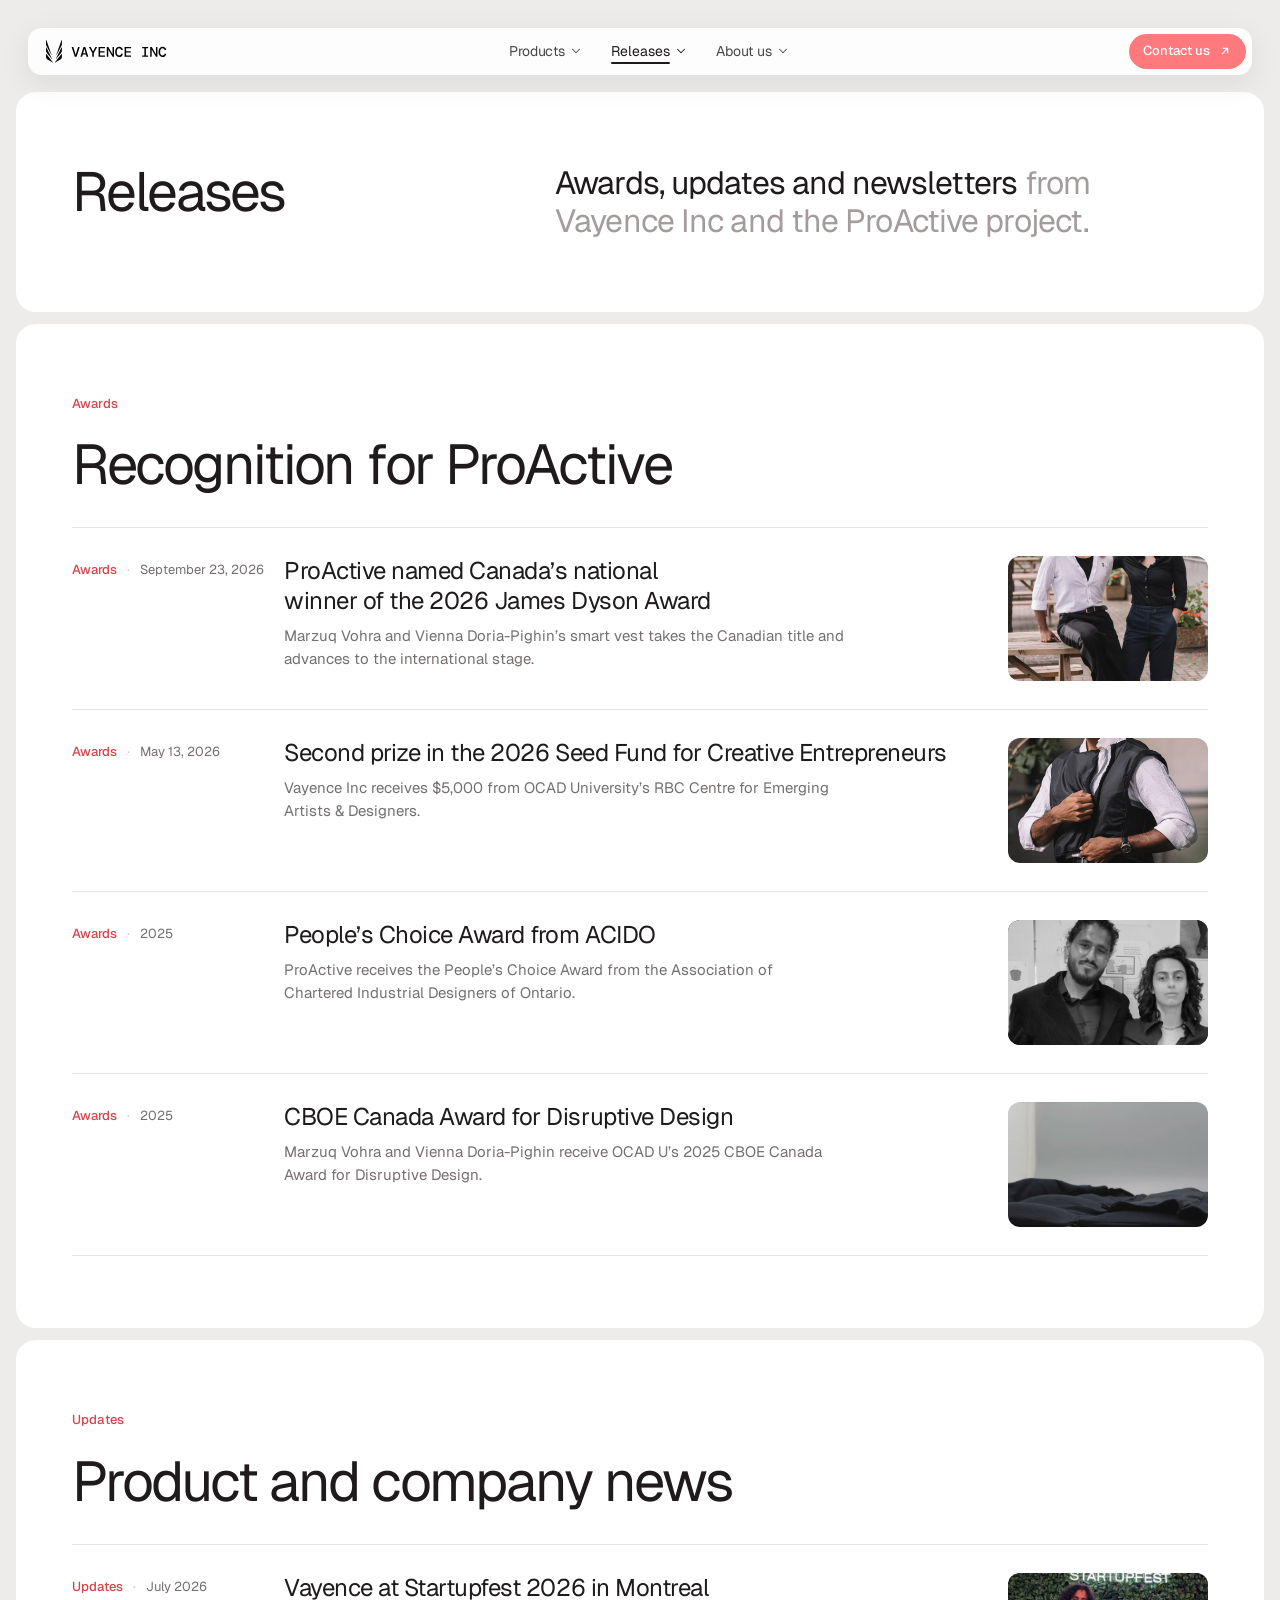
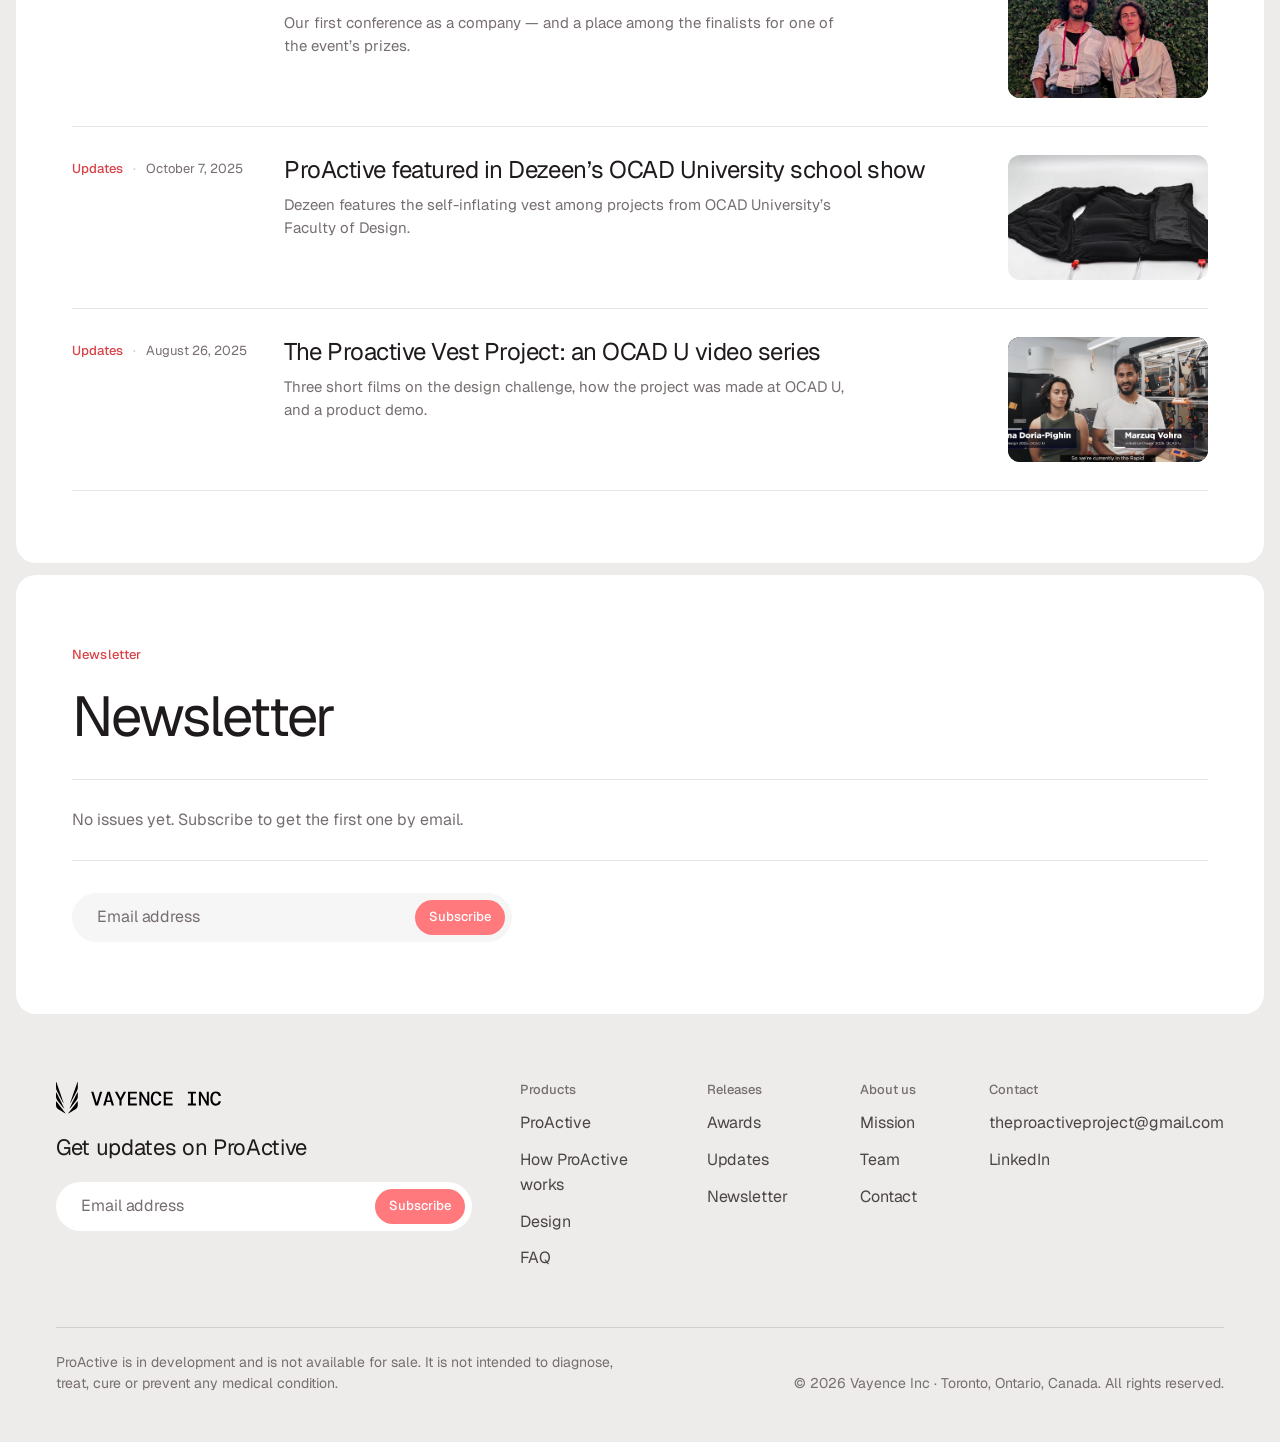
<file: releases.html>
<!doctype html>
<html lang="en-CA">
<head>
  <meta charset="utf-8">
  <meta name="viewport" content="width=device-width, initial-scale=1">
  <title>Awards and news | Vayence Inc, Toronto</title>
  <meta name="description" content="Awards, news and newsletters from Vayence Inc, the Toronto medical technology company behind ProActive, winner of the 2026 James Dyson Award in Canada.">
  <meta name="robots" content="max-image-preview:large">
  <link rel="canonical" href="https://www.vayence.ca/releases.html">
  <meta property="og:type" content="website">
  <meta property="og:site_name" content="Vayence Inc">
  <meta property="og:locale" content="en_CA">
  <meta property="og:url" content="https://www.vayence.ca/releases.html">
  <meta property="og:title" content="Awards and news from Vayence Inc">
  <meta property="og:description" content="Awards, news and newsletters from Vayence Inc, the Toronto medical technology company behind ProActive, winner of the 2026 James Dyson Award in Canada.">
  <meta property="og:image" content="https://www.vayence.ca/assets/img/og-image.jpg">
  <meta property="og:image:width" content="1200">
  <meta property="og:image:height" content="630">
  <meta property="og:image:alt" content="A person zipping up the ProActive vest prototype">
  <meta name="twitter:card" content="summary_large_image">
  <meta name="theme-color" content="#ffffff">
  <link rel="icon" href="favicon.ico" sizes="any">
  <link rel="icon" href="favicon.svg" type="image/svg+xml">
  <link rel="apple-touch-icon" href="apple-touch-icon.png">
  <link rel="manifest" href="site.webmanifest">
  <script type="application/ld+json">{"@context":"https://schema.org","@graph":[{"@type":"BreadcrumbList","itemListElement":[{"@type":"ListItem","position":1,"name":"Home","item":"https://www.vayence.ca/"},{"@type":"ListItem","position":2,"name":"Releases","item":"https://www.vayence.ca/releases.html"}]}]}</script>
  <link rel="preconnect" href="https://fonts.googleapis.com">
  <link rel="preconnect" href="https://fonts.gstatic.com" crossorigin>
  <link href="https://fonts.googleapis.com/css2?family=Geist:wght@400;500;700&display=swap" rel="stylesheet">
  <link rel="stylesheet" href="styles.css">
</head>
<body data-page="releases">
  <div class="page">

    <!-- Header and footer are rendered by main.js from one site map -->
    <header class="header" id="top" data-site-header></header>

    <main class="subpage">
      <!-- Releases intro -->
      <section class="section section--white">
        <div class="intro__head">
          <h1 class="intro__title"><!-- build:text releases.title -->Releases<!-- /build --></h1>
          <div class="intro__lead">
            <p class="statement statement--lg"><!-- build:text releases.lead -->Awards, updates and newsletters<!-- /build --> <span class="muted"><!-- build:text releases.leadMuted -->from Vayence Inc and the ProActive project.<!-- /build --></span></p>
          </div>
        </div>
      </section>

      <!-- One section per category; lists and the text in build markers are written by scripts/build-releases.js
           from assets/data/posts.json and assets/data/site.json (both edited on admin.html) -->
      <section class="section section--white release-group" id="awards">
        <div class="section__head">
          <div class="section__title">
            <span class="chip">Awards</span>
            <h2 class="h2"><!-- build:text releases.sections.Awards.heading -->Recognition for ProActive<!-- /build --></h2>
          </div>
        </div>
        <div class="post-list"><!-- build:list Awards --><a class="post-row" href="releases/james-dyson-award-2026-canada.html"><p class="post-row__meta"><span class="tag">Awards</span><span>September 23, 2026</span></p><div class="post-row__text"><h2 class="post-row__title">ProActive named Canada’s national winner of the 2026 James Dyson Award</h2><p class="post-row__excerpt">Marzuq Vohra and Vienna Doria-Pighin’s smart vest takes the Canadian title and advances to the international stage.</p></div><figure class="post-row__media"><img src="assets/img/releases/james-dyson-award-2026-canada-mvsiryxfc.jpg" alt="" loading="lazy"></figure></a><a class="post-row" href="releases/rbc-cead-seed-fund-2026.html"><p class="post-row__meta"><span class="tag">Awards</span><span>May 13, 2026</span></p><div class="post-row__text"><h2 class="post-row__title">Second prize in the 2026 Seed Fund for Creative Entrepreneurs</h2><p class="post-row__excerpt">Vayence Inc receives $5,000 from OCAD University’s RBC Centre for Emerging Artists &amp; Designers.</p></div><figure class="post-row__media"><img src="assets/img/hero-visual.jpg" alt="" loading="lazy"></figure></a><a class="post-row" href="releases/acido-peoples-choice-2025.html"><p class="post-row__meta"><span class="tag">Awards</span><span>2025</span></p><div class="post-row__text"><h2 class="post-row__title">People’s Choice Award from ACIDO</h2><p class="post-row__excerpt">ProActive receives the People’s Choice Award from the Association of Chartered Industrial Designers of Ontario.</p></div><figure class="post-row__media"><img src="assets/img/acido-founders.jpg" alt="" loading="lazy" style="object-position:50% 30%"></figure></a><a class="post-row" href="releases/cboe-disruptive-design-2025.html"><p class="post-row__meta"><span class="tag">Awards</span><span>2025</span></p><div class="post-row__text"><h2 class="post-row__title">CBOE Canada Award for Disruptive Design</h2><p class="post-row__excerpt">Marzuq Vohra and Vienna Doria-Pighin receive OCAD U’s 2025 CBOE Canada Award for Disruptive Design.</p></div><figure class="post-row__media"><img src="assets/video/vest-inflating-poster.jpg" alt="" loading="lazy"></figure></a><!-- /build --></div>
      </section>

      <section class="section section--white release-group" id="updates">
        <div class="section__head">
          <div class="section__title">
            <span class="chip">Updates</span>
            <h2 class="h2"><!-- build:text releases.sections.Updates.heading -->Product and company news<!-- /build --></h2>
          </div>
        </div>
        <div class="post-list"><!-- build:list Updates --><a class="post-row" href="releases/startupfest-2026.html"><p class="post-row__meta"><span class="tag">Updates</span><span>July 2026</span></p><div class="post-row__text"><h2 class="post-row__title">Vayence at Startupfest 2026 in Montreal</h2><p class="post-row__excerpt">Our first conference as a company — and a place among the finalists for one of the event’s prizes.</p></div><figure class="post-row__media"><img src="assets/img/startupfest-2026.jpg" alt="" loading="lazy" style="object-position:50% 20%"></figure></a><a class="post-row" href="releases/dezeen-ocad-school-show-2025.html"><p class="post-row__meta"><span class="tag">Updates</span><span>October 7, 2025</span></p><div class="post-row__text"><h2 class="post-row__title">ProActive featured in Dezeen’s OCAD University school show</h2><p class="post-row__excerpt">Dezeen features the self-inflating vest among projects from OCAD University’s Faculty of Design.</p></div><figure class="post-row__media"><img src="assets/img/dezeen-vest.jpg" alt="" loading="lazy"></figure></a><a class="post-row" href="releases/ocad-video-series-2025.html"><p class="post-row__meta"><span class="tag">Updates</span><span>August 26, 2025</span></p><div class="post-row__text"><h2 class="post-row__title">The Proactive Vest Project: an OCAD U video series</h2><p class="post-row__excerpt">Three short films on the design challenge, how the project was made at OCAD U, and a product demo.</p></div><figure class="post-row__media"><img src="assets/img/ocad-video-series.jpg" alt="" loading="lazy" style="object-position:50% 30%"></figure></a><!-- /build --></div>
      </section>

      <section class="section section--white release-group" id="newsletter">
        <div class="section__head">
          <div class="section__title">
            <span class="chip">Newsletter</span>
            <h2 class="h2"><!-- build:text releases.sections.Newsletter.heading -->Newsletter<!-- /build --></h2>
          </div>
        </div>
        <div class="post-list"><!-- build:list Newsletter --><p class="post-list__empty">No issues yet. Subscribe to get the first one by email.</p><!-- /build --></div>
        <div class="subscribe__form">
          <form class="newsletter__form" data-newsletter novalidate>
            <input type="email" name="email" placeholder="Email address" aria-label="Email address" autocomplete="email" required>
            <button class="btn btn--primary btn--s" type="submit">Subscribe</button>
          </form>
          <p class="small form__status" role="status" aria-live="polite"></p>
        </div>
      </section>
    </main>

    <footer class="footer" data-site-footer></footer>

  </div>
  <script src="main.js"></script>
</body>
</html>
</file>
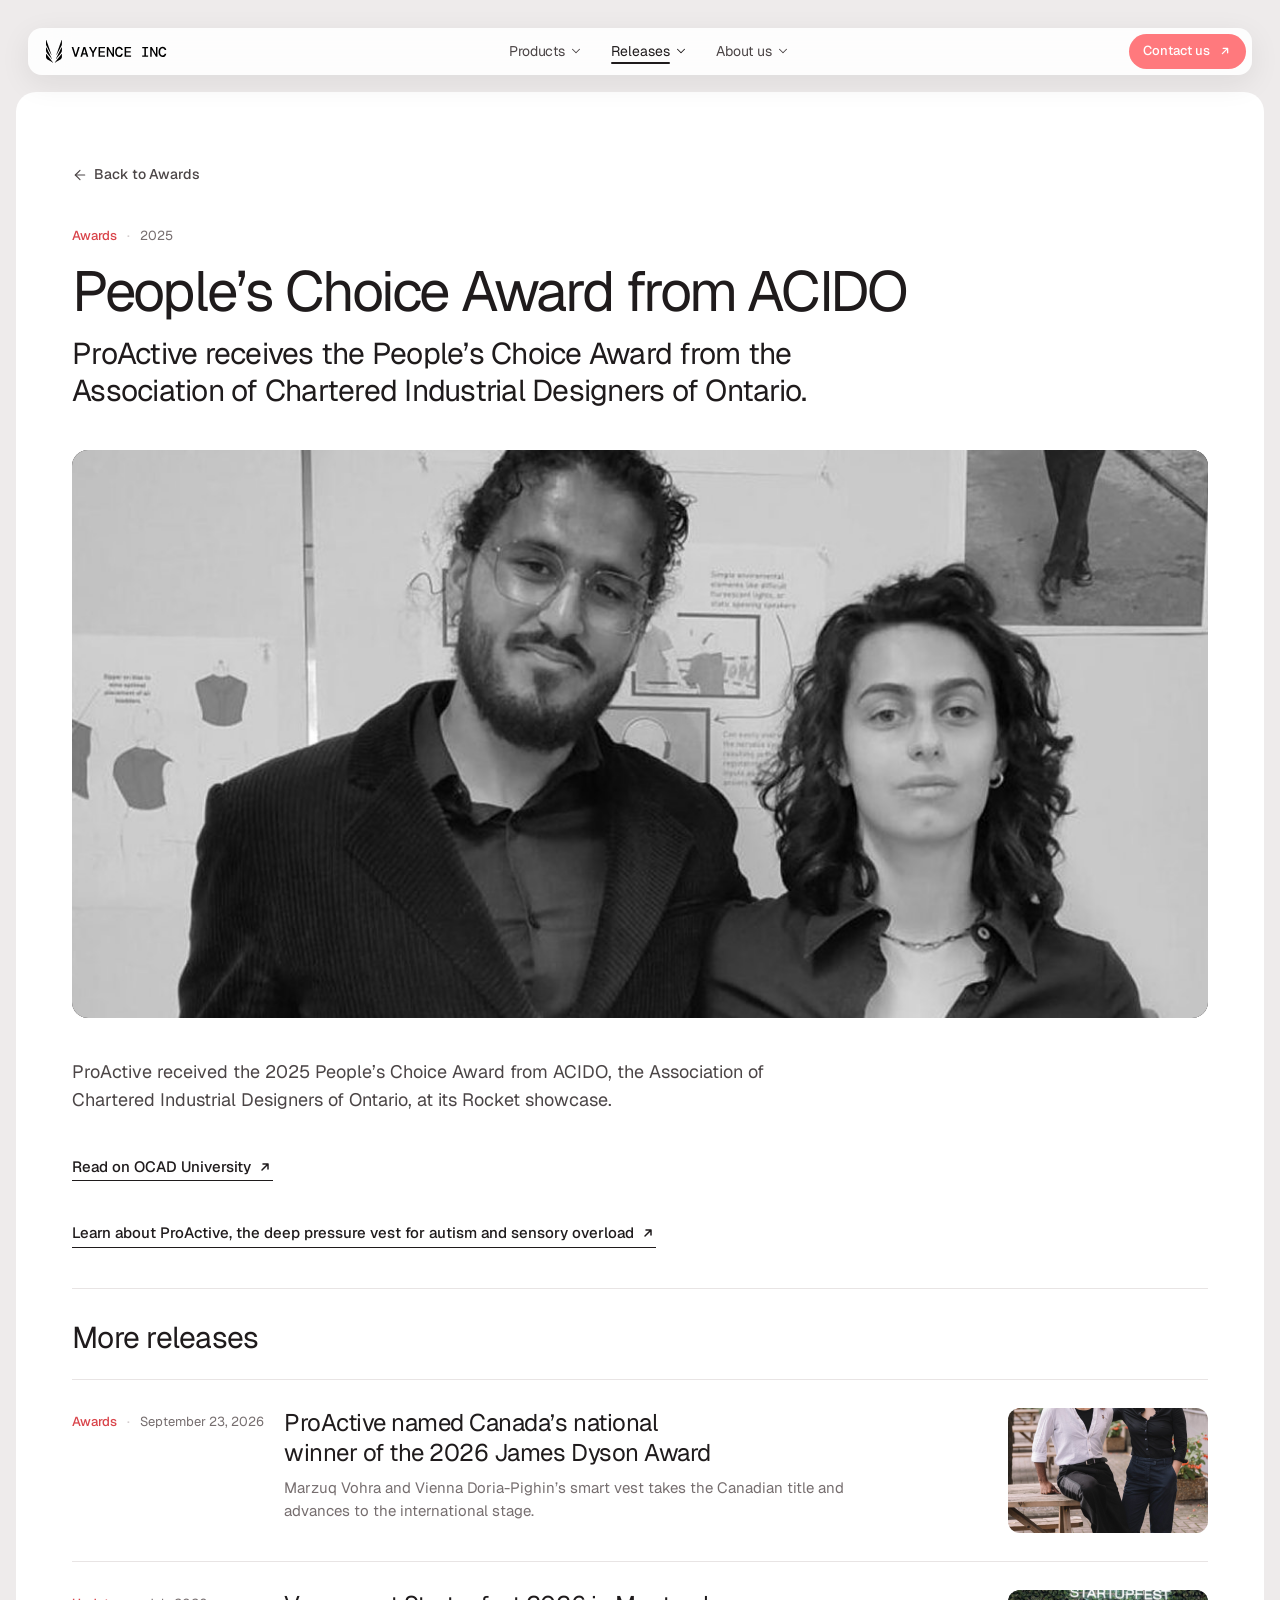
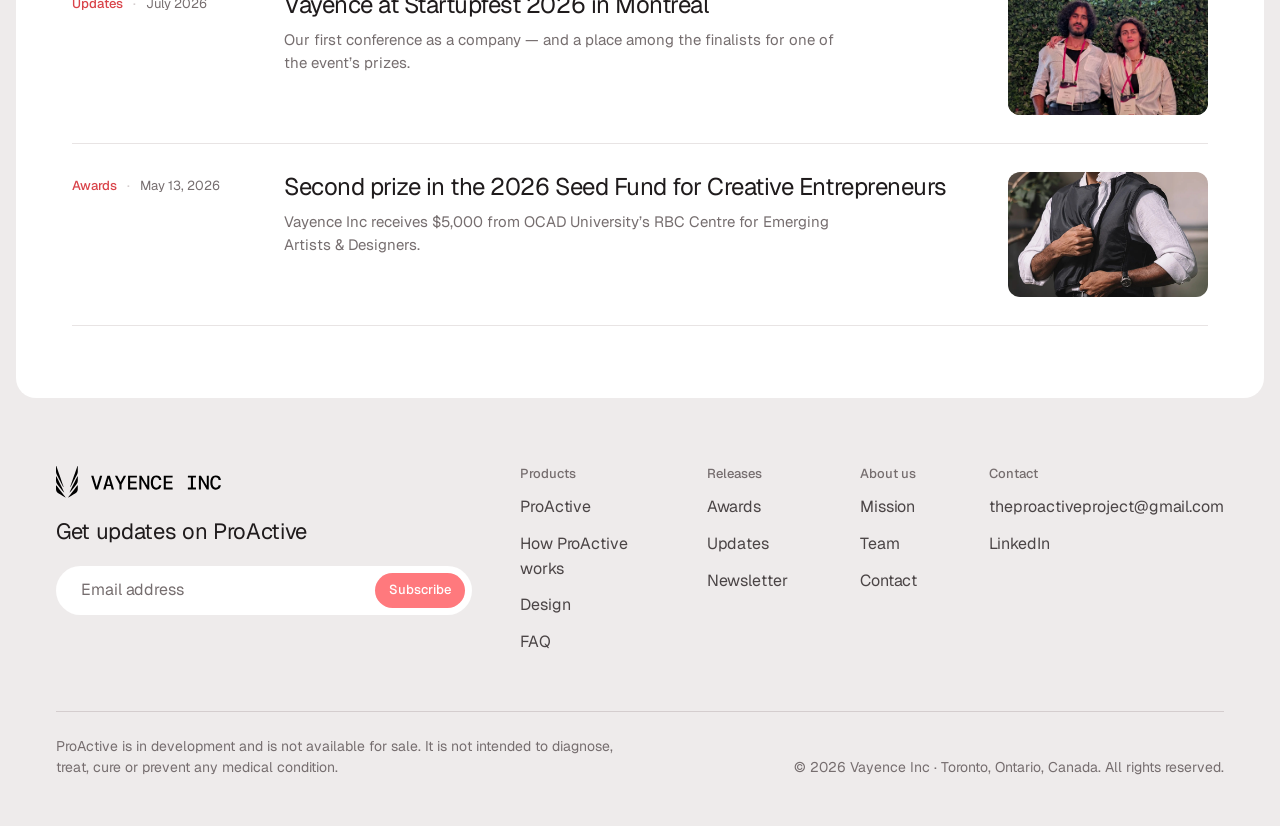
<file: releases/acido-peoples-choice-2025.html>
<!doctype html>
<html lang="en-CA">
<head>
  <meta charset="utf-8">
  <meta name="viewport" content="width=device-width, initial-scale=1">
  <!-- generated by scripts/build-releases.js from assets/data/posts.json; edit there -->
  <base href="../">
  <title>People’s Choice Award from ACIDO — Vayence Inc</title>
  <meta name="description" content="ProActive receives the People’s Choice Award from the Association of Chartered Industrial Designers of Ontario.">
  <meta name="robots" content="max-image-preview:large">
  <link rel="canonical" href="https://www.vayence.ca/releases/acido-peoples-choice-2025.html">
  <meta property="og:type" content="article">
  <meta property="og:site_name" content="Vayence Inc">
  <meta property="og:locale" content="en_CA">
  <meta property="og:url" content="https://www.vayence.ca/releases/acido-peoples-choice-2025.html">
  <meta property="og:title" content="People’s Choice Award from ACIDO">
  <meta property="og:description" content="ProActive receives the People’s Choice Award from the Association of Chartered Industrial Designers of Ontario.">
  <meta property="og:image" content="https://www.vayence.ca/assets/img/acido-founders.jpg">
  <meta property="og:image:alt" content="Marzuq Vohra and Vienna Doria-Pighin in front of their ProActive research boards">
  <meta property="article:published_time" content="2025-06-01">
  <meta property="article:section" content="Awards">
  <meta name="twitter:card" content="summary_large_image">
  <meta name="theme-color" content="#ffffff">
  <link rel="icon" href="favicon.ico" sizes="any">
  <link rel="icon" href="favicon.svg" type="image/svg+xml">
  <link rel="apple-touch-icon" href="apple-touch-icon.png">
  <link rel="manifest" href="site.webmanifest">
  <script type="application/ld+json">{"@context":"https://schema.org","@graph":[{"@type":"NewsArticle","@id":"https://www.vayence.ca/releases/acido-peoples-choice-2025.html#article","headline":"People’s Choice Award from ACIDO","description":"ProActive receives the People’s Choice Award from the Association of Chartered Industrial Designers of Ontario.","image":["https://www.vayence.ca/assets/img/acido-founders.jpg"],"datePublished":"2025-06-01","articleSection":"Awards","inLanguage":"en-CA","about":{"@type":"Thing","name":"ProActive","url":"https://www.vayence.ca/proactive.html","description":"A self-inflating deep pressure vest for autistic people and others with sensory sensitivities, in development by Vayence Inc in Toronto."},"keywords":"Awards, ProActive, Vayence Inc, Toronto, autism, anxiety vest, sensory issues, sensory overload, deep pressure vest, wearable health, assistive technology, medical technology","isPartOf":{"@type":"WebSite","@id":"https://www.vayence.ca/#website","name":"Vayence Inc","url":"https://www.vayence.ca/"},"mainEntityOfPage":"https://www.vayence.ca/releases/acido-peoples-choice-2025.html","author":{"@type":"Organization","@id":"https://www.vayence.ca/#org","name":"Vayence Inc","alternateName":"Vayence","url":"https://www.vayence.ca/","logo":"https://www.vayence.ca/assets/img/icon-512.png","address":{"@type":"PostalAddress","addressLocality":"Toronto","addressRegion":"ON","addressCountry":"CA"}},"publisher":{"@type":"Organization","@id":"https://www.vayence.ca/#org","name":"Vayence Inc","alternateName":"Vayence","url":"https://www.vayence.ca/","logo":"https://www.vayence.ca/assets/img/icon-512.png","address":{"@type":"PostalAddress","addressLocality":"Toronto","addressRegion":"ON","addressCountry":"CA"}}},{"@type":"BreadcrumbList","itemListElement":[{"@type":"ListItem","position":1,"name":"Home","item":"https://www.vayence.ca/"},{"@type":"ListItem","position":2,"name":"Releases","item":"https://www.vayence.ca/releases.html"},{"@type":"ListItem","position":3,"name":"People’s Choice Award from ACIDO","item":"https://www.vayence.ca/releases/acido-peoples-choice-2025.html"}]}]}</script>
  <link rel="preconnect" href="https://fonts.googleapis.com">
  <link rel="preconnect" href="https://fonts.gstatic.com" crossorigin>
  <link href="https://fonts.googleapis.com/css2?family=Geist:wght@400;500;700&display=swap" rel="stylesheet">
  <link rel="stylesheet" href="styles.css">
</head>
<body data-page="releases">
  <div class="page">

    <!-- Header and footer are rendered by main.js from one site map -->
    <header class="header" id="top" data-site-header></header>

    <main class="subpage">
      <section class="section section--white">
        <article class="post-view"><a class="post-view__back" href="releases.html#awards"><svg class="i" width="24" height="24" viewBox="0 0 24 24" fill="none" stroke="currentColor" stroke-width="1.75" stroke-linecap="round" stroke-linejoin="round" aria-hidden="true"><path d="m12 19-7-7 7-7"/><path d="M19 12H5"/></svg>Back to Awards</a><header class="post-view__head"><p class="post-card__meta"><span class="tag">Awards</span><time datetime="2025-06-01">2025</time></p><h1 class="post-view__title">People’s Choice Award from ACIDO</h1><p class="statement">ProActive receives the People’s Choice Award from the Association of Chartered Industrial Designers of Ontario.</p></header><figure class="post-view__media"><img src="assets/img/acido-founders.jpg" alt="Marzuq Vohra and Vienna Doria-Pighin in front of their ProActive research boards" fetchpriority="high" style="object-position:50% 30%"></figure><div class="post-view__body"><p>ProActive received the 2025 People’s Choice Award from ACIDO, the Association of Chartered Industrial Designers of Ontario, at its Rocket showcase.</p></div><ul class="post-sources"><li><a class="text-link" href="https://www.ocadu.ca/news/ocad-u-alum-team-named-canadian-winner-2026-james-dyson-award-smart-vest-help-people-manage" target="_blank" rel="noopener">Read on OCAD University<img src="assets/icons/arrow-ink.svg" width="16" height="16" alt=""></a></li></ul><p class="post-view__product"><a class="text-link" href="proactive.html">Learn about ProActive, the deep pressure vest for autism and sensory overload<img src="assets/icons/arrow-ink.svg" width="16" height="16" alt=""></a></p><div class="post-view__more"><h2 class="h3">More releases</h2><div class="post-list"><a class="post-row" href="releases/james-dyson-award-2026-canada.html"><p class="post-row__meta"><span class="tag">Awards</span><span>September 23, 2026</span></p><div class="post-row__text"><h2 class="post-row__title">ProActive named Canada’s national winner of the 2026 James Dyson Award</h2><p class="post-row__excerpt">Marzuq Vohra and Vienna Doria-Pighin’s smart vest takes the Canadian title and advances to the international stage.</p></div><figure class="post-row__media"><img src="assets/img/releases/james-dyson-award-2026-canada-mvsiryxfc.jpg" alt="" loading="lazy"></figure></a><a class="post-row" href="releases/startupfest-2026.html"><p class="post-row__meta"><span class="tag">Updates</span><span>July 2026</span></p><div class="post-row__text"><h2 class="post-row__title">Vayence at Startupfest 2026 in Montreal</h2><p class="post-row__excerpt">Our first conference as a company — and a place among the finalists for one of the event’s prizes.</p></div><figure class="post-row__media"><img src="assets/img/startupfest-2026.jpg" alt="" loading="lazy" style="object-position:50% 20%"></figure></a><a class="post-row" href="releases/rbc-cead-seed-fund-2026.html"><p class="post-row__meta"><span class="tag">Awards</span><span>May 13, 2026</span></p><div class="post-row__text"><h2 class="post-row__title">Second prize in the 2026 Seed Fund for Creative Entrepreneurs</h2><p class="post-row__excerpt">Vayence Inc receives $5,000 from OCAD University’s RBC Centre for Emerging Artists &amp; Designers.</p></div><figure class="post-row__media"><img src="assets/img/hero-visual.jpg" alt="" loading="lazy"></figure></a></div></div></article>
      </section>
    </main>

    <footer class="footer" data-site-footer></footer>

  </div>
  <script src="main.js"></script>
</body>
</html>
</file>
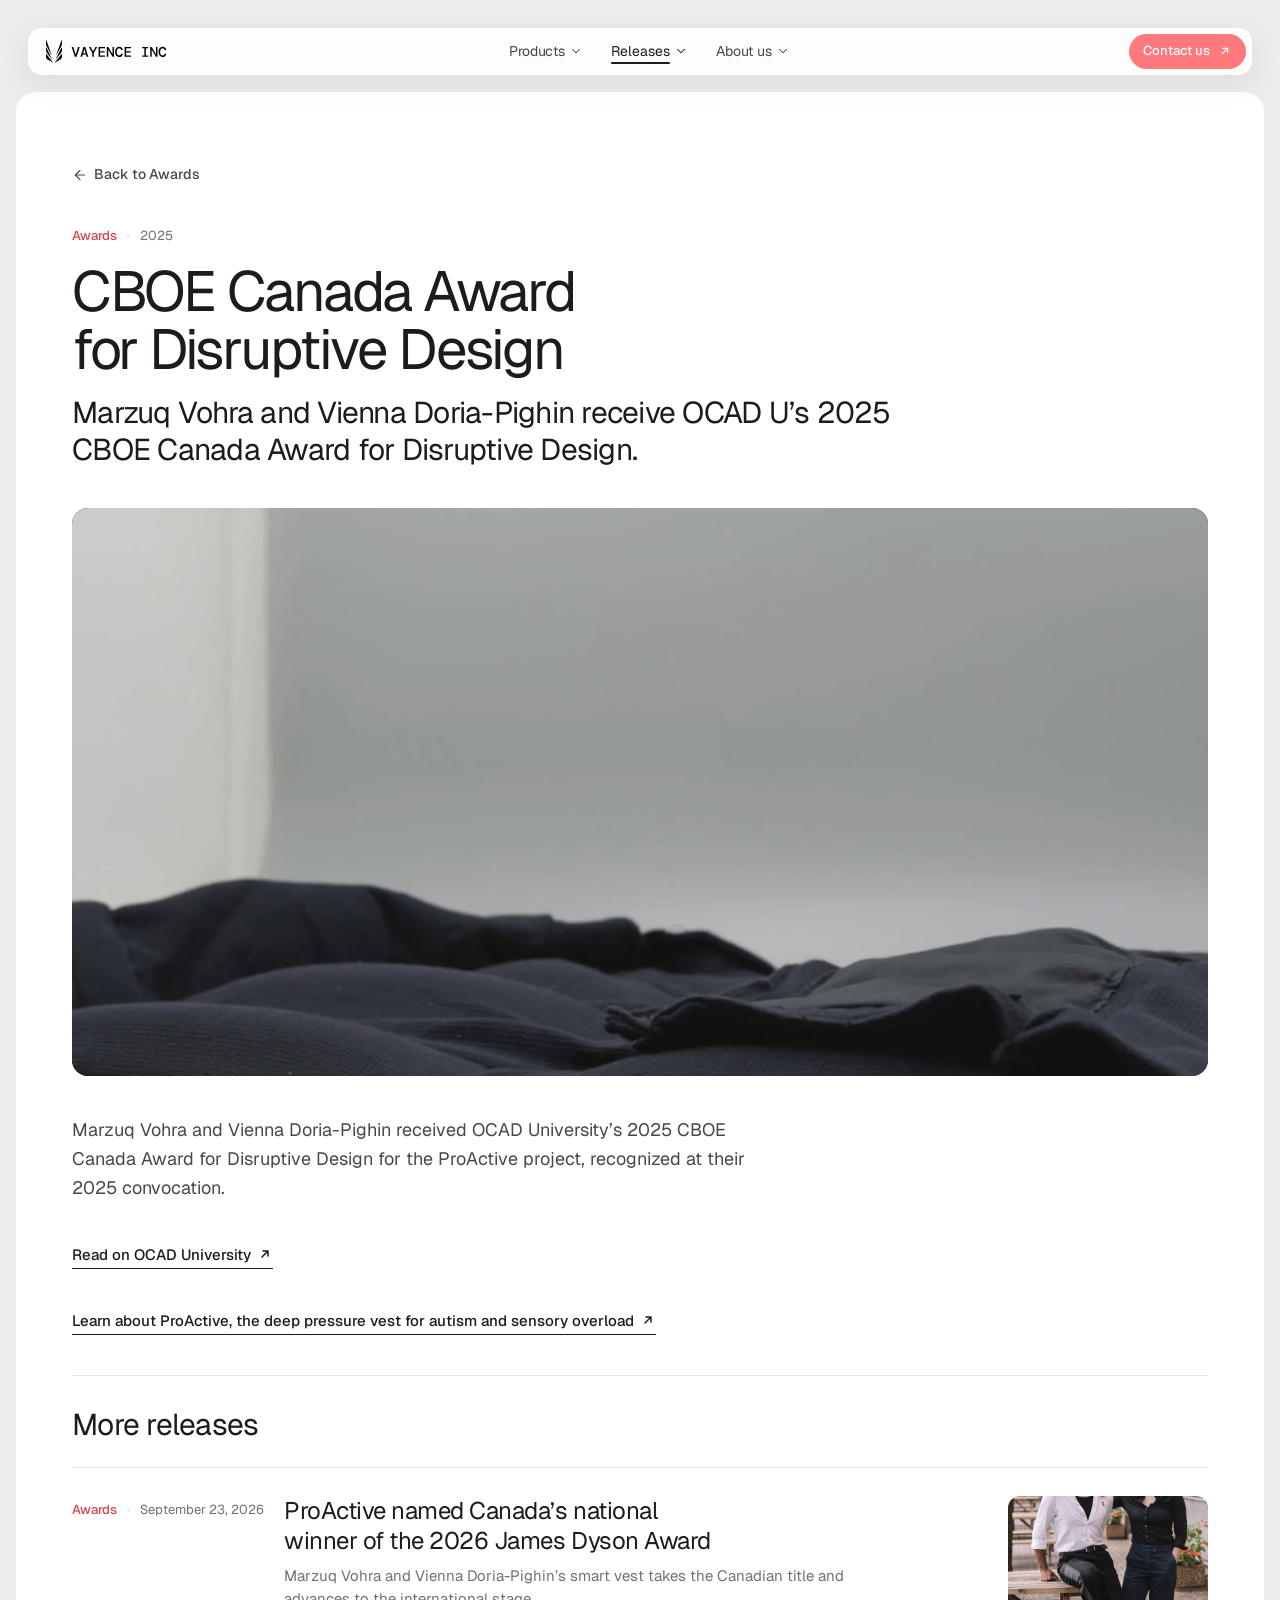
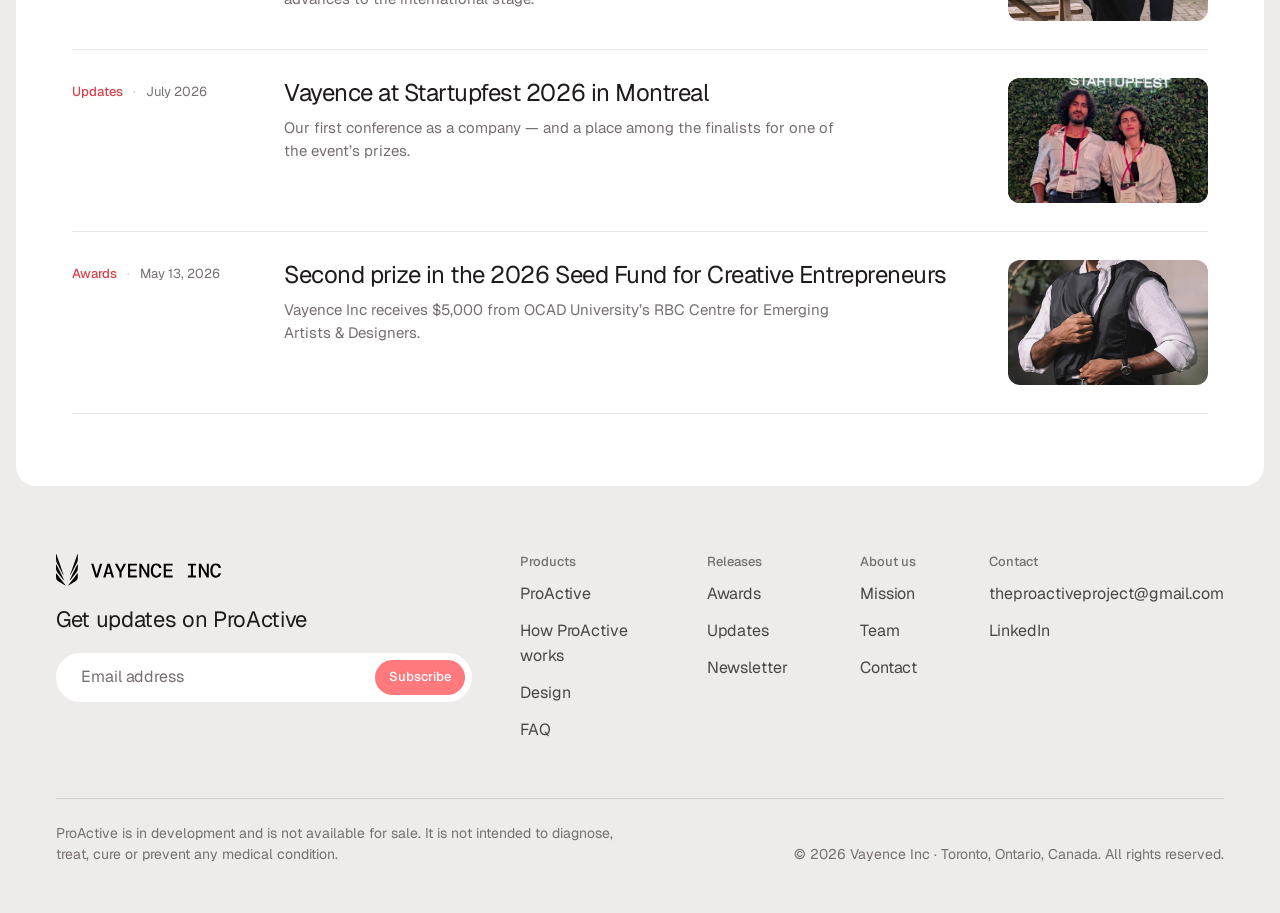
<file: releases/cboe-disruptive-design-2025.html>
<!doctype html>
<html lang="en-CA">
<head>
  <meta charset="utf-8">
  <meta name="viewport" content="width=device-width, initial-scale=1">
  <!-- generated by scripts/build-releases.js from assets/data/posts.json; edit there -->
  <base href="../">
  <title>CBOE Canada Award for Disruptive Design — Vayence Inc</title>
  <meta name="description" content="Marzuq Vohra and Vienna Doria-Pighin receive OCAD U’s 2025 CBOE Canada Award for Disruptive Design.">
  <meta name="robots" content="max-image-preview:large">
  <link rel="canonical" href="https://www.vayence.ca/releases/cboe-disruptive-design-2025.html">
  <meta property="og:type" content="article">
  <meta property="og:site_name" content="Vayence Inc">
  <meta property="og:locale" content="en_CA">
  <meta property="og:url" content="https://www.vayence.ca/releases/cboe-disruptive-design-2025.html">
  <meta property="og:title" content="CBOE Canada Award for Disruptive Design">
  <meta property="og:description" content="Marzuq Vohra and Vienna Doria-Pighin receive OCAD U’s 2025 CBOE Canada Award for Disruptive Design.">
  <meta property="og:image" content="https://www.vayence.ca/assets/video/vest-inflating-poster.jpg">
  <meta property="og:image:alt" content="The ProActive vest lying flat before it inflates">
  <meta property="article:published_time" content="2025-05-31">
  <meta property="article:section" content="Awards">
  <meta name="twitter:card" content="summary_large_image">
  <meta name="theme-color" content="#ffffff">
  <link rel="icon" href="favicon.ico" sizes="any">
  <link rel="icon" href="favicon.svg" type="image/svg+xml">
  <link rel="apple-touch-icon" href="apple-touch-icon.png">
  <link rel="manifest" href="site.webmanifest">
  <script type="application/ld+json">{"@context":"https://schema.org","@graph":[{"@type":"NewsArticle","@id":"https://www.vayence.ca/releases/cboe-disruptive-design-2025.html#article","headline":"CBOE Canada Award for Disruptive Design","description":"Marzuq Vohra and Vienna Doria-Pighin receive OCAD U’s 2025 CBOE Canada Award for Disruptive Design.","image":["https://www.vayence.ca/assets/video/vest-inflating-poster.jpg"],"datePublished":"2025-05-31","articleSection":"Awards","inLanguage":"en-CA","about":{"@type":"Thing","name":"ProActive","url":"https://www.vayence.ca/proactive.html","description":"A self-inflating deep pressure vest for autistic people and others with sensory sensitivities, in development by Vayence Inc in Toronto."},"keywords":"Awards, ProActive, Vayence Inc, Toronto, autism, anxiety vest, sensory issues, sensory overload, deep pressure vest, wearable health, assistive technology, medical technology","isPartOf":{"@type":"WebSite","@id":"https://www.vayence.ca/#website","name":"Vayence Inc","url":"https://www.vayence.ca/"},"mainEntityOfPage":"https://www.vayence.ca/releases/cboe-disruptive-design-2025.html","author":{"@type":"Organization","@id":"https://www.vayence.ca/#org","name":"Vayence Inc","alternateName":"Vayence","url":"https://www.vayence.ca/","logo":"https://www.vayence.ca/assets/img/icon-512.png","address":{"@type":"PostalAddress","addressLocality":"Toronto","addressRegion":"ON","addressCountry":"CA"}},"publisher":{"@type":"Organization","@id":"https://www.vayence.ca/#org","name":"Vayence Inc","alternateName":"Vayence","url":"https://www.vayence.ca/","logo":"https://www.vayence.ca/assets/img/icon-512.png","address":{"@type":"PostalAddress","addressLocality":"Toronto","addressRegion":"ON","addressCountry":"CA"}}},{"@type":"BreadcrumbList","itemListElement":[{"@type":"ListItem","position":1,"name":"Home","item":"https://www.vayence.ca/"},{"@type":"ListItem","position":2,"name":"Releases","item":"https://www.vayence.ca/releases.html"},{"@type":"ListItem","position":3,"name":"CBOE Canada Award for Disruptive Design","item":"https://www.vayence.ca/releases/cboe-disruptive-design-2025.html"}]}]}</script>
  <link rel="preconnect" href="https://fonts.googleapis.com">
  <link rel="preconnect" href="https://fonts.gstatic.com" crossorigin>
  <link href="https://fonts.googleapis.com/css2?family=Geist:wght@400;500;700&display=swap" rel="stylesheet">
  <link rel="stylesheet" href="styles.css">
</head>
<body data-page="releases">
  <div class="page">

    <!-- Header and footer are rendered by main.js from one site map -->
    <header class="header" id="top" data-site-header></header>

    <main class="subpage">
      <section class="section section--white">
        <article class="post-view"><a class="post-view__back" href="releases.html#awards"><svg class="i" width="24" height="24" viewBox="0 0 24 24" fill="none" stroke="currentColor" stroke-width="1.75" stroke-linecap="round" stroke-linejoin="round" aria-hidden="true"><path d="m12 19-7-7 7-7"/><path d="M19 12H5"/></svg>Back to Awards</a><header class="post-view__head"><p class="post-card__meta"><span class="tag">Awards</span><time datetime="2025-05-31">2025</time></p><h1 class="post-view__title">CBOE Canada Award for Disruptive Design</h1><p class="statement">Marzuq Vohra and Vienna Doria-Pighin receive OCAD U’s 2025 CBOE Canada Award for Disruptive Design.</p></header><figure class="post-view__media"><img src="assets/video/vest-inflating-poster.jpg" alt="The ProActive vest lying flat before it inflates" fetchpriority="high"></figure><div class="post-view__body"><p>Marzuq Vohra and Vienna Doria-Pighin received OCAD University’s 2025 CBOE Canada Award for Disruptive Design for the ProActive project, recognized at their 2025 convocation.</p></div><ul class="post-sources"><li><a class="text-link" href="https://www.ocadu.ca/news/ocad-u-alum-team-named-canadian-winner-2026-james-dyson-award-smart-vest-help-people-manage" target="_blank" rel="noopener">Read on OCAD University<img src="assets/icons/arrow-ink.svg" width="16" height="16" alt=""></a></li></ul><p class="post-view__product"><a class="text-link" href="proactive.html">Learn about ProActive, the deep pressure vest for autism and sensory overload<img src="assets/icons/arrow-ink.svg" width="16" height="16" alt=""></a></p><div class="post-view__more"><h2 class="h3">More releases</h2><div class="post-list"><a class="post-row" href="releases/james-dyson-award-2026-canada.html"><p class="post-row__meta"><span class="tag">Awards</span><span>September 23, 2026</span></p><div class="post-row__text"><h2 class="post-row__title">ProActive named Canada’s national winner of the 2026 James Dyson Award</h2><p class="post-row__excerpt">Marzuq Vohra and Vienna Doria-Pighin’s smart vest takes the Canadian title and advances to the international stage.</p></div><figure class="post-row__media"><img src="assets/img/releases/james-dyson-award-2026-canada-mvsiryxfc.jpg" alt="" loading="lazy"></figure></a><a class="post-row" href="releases/startupfest-2026.html"><p class="post-row__meta"><span class="tag">Updates</span><span>July 2026</span></p><div class="post-row__text"><h2 class="post-row__title">Vayence at Startupfest 2026 in Montreal</h2><p class="post-row__excerpt">Our first conference as a company — and a place among the finalists for one of the event’s prizes.</p></div><figure class="post-row__media"><img src="assets/img/startupfest-2026.jpg" alt="" loading="lazy" style="object-position:50% 20%"></figure></a><a class="post-row" href="releases/rbc-cead-seed-fund-2026.html"><p class="post-row__meta"><span class="tag">Awards</span><span>May 13, 2026</span></p><div class="post-row__text"><h2 class="post-row__title">Second prize in the 2026 Seed Fund for Creative Entrepreneurs</h2><p class="post-row__excerpt">Vayence Inc receives $5,000 from OCAD University’s RBC Centre for Emerging Artists &amp; Designers.</p></div><figure class="post-row__media"><img src="assets/img/hero-visual.jpg" alt="" loading="lazy"></figure></a></div></div></article>
      </section>
    </main>

    <footer class="footer" data-site-footer></footer>

  </div>
  <script src="main.js"></script>
</body>
</html>
</file>
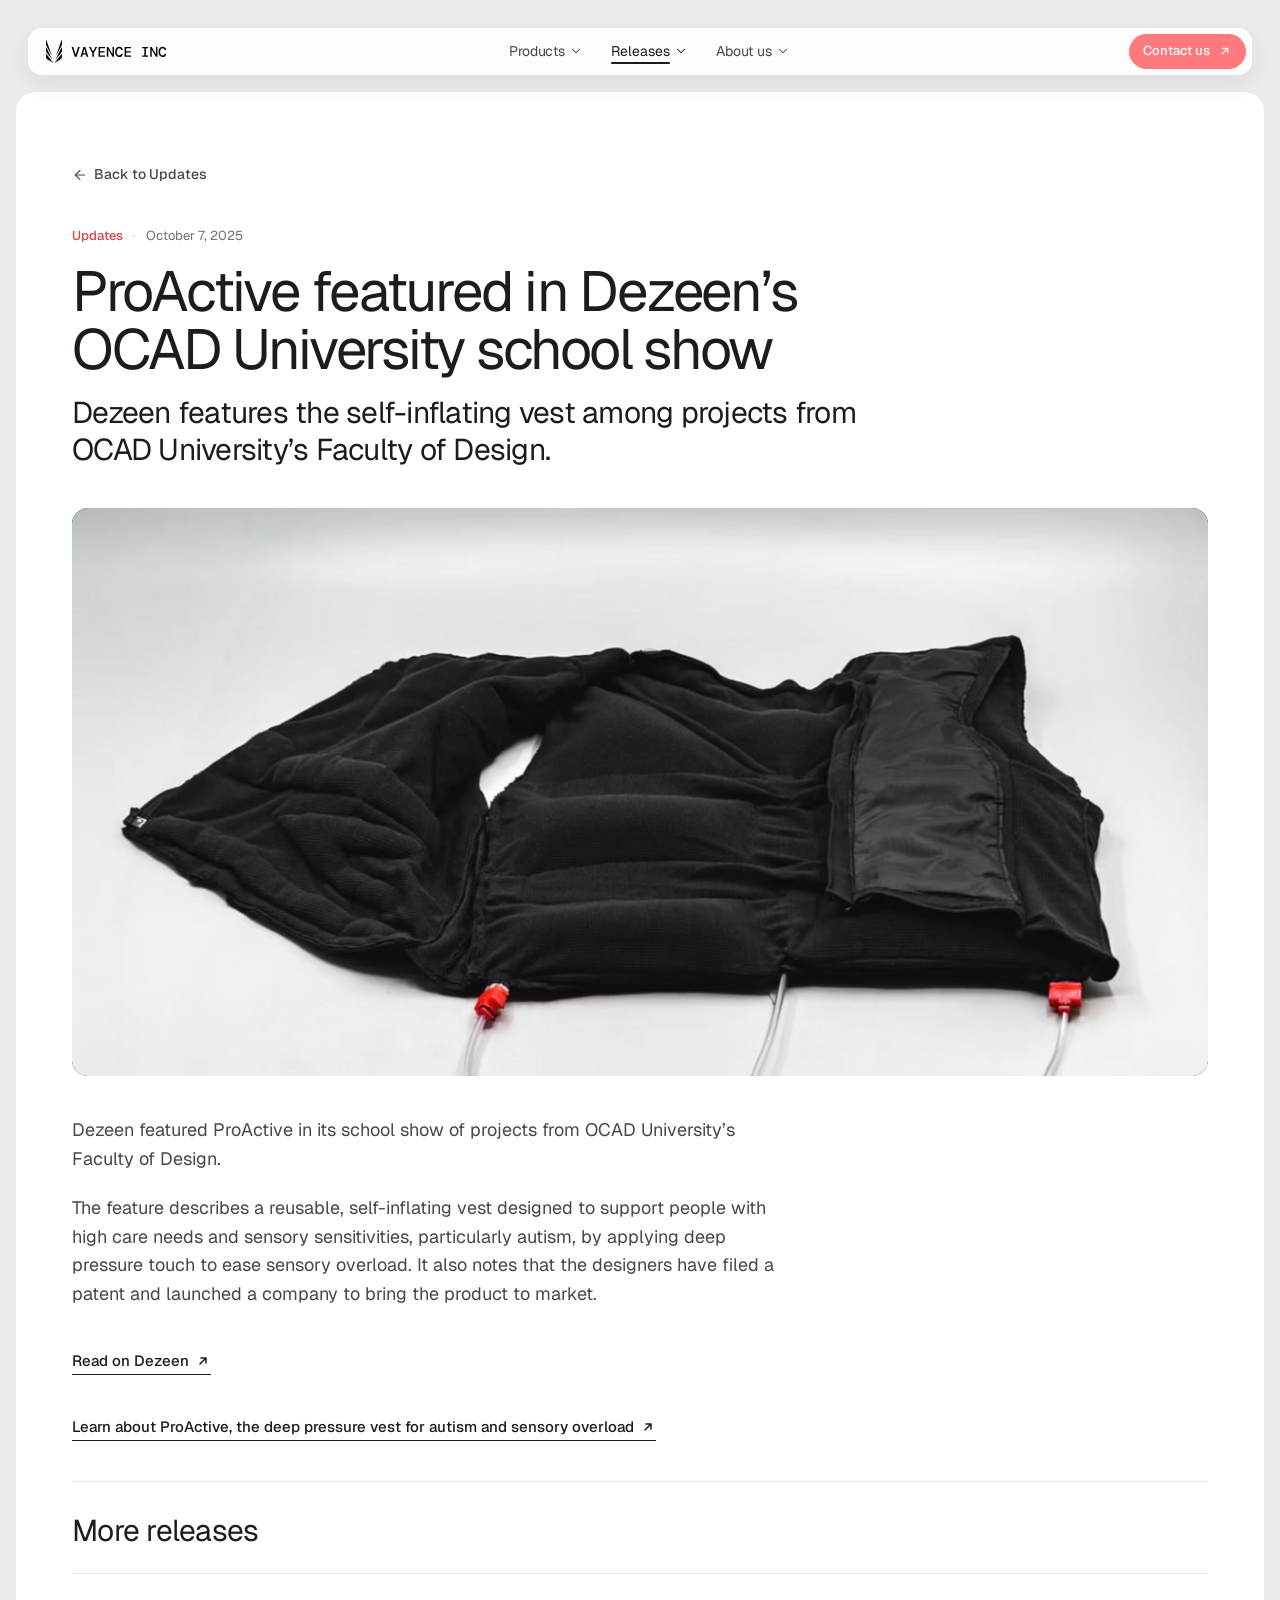
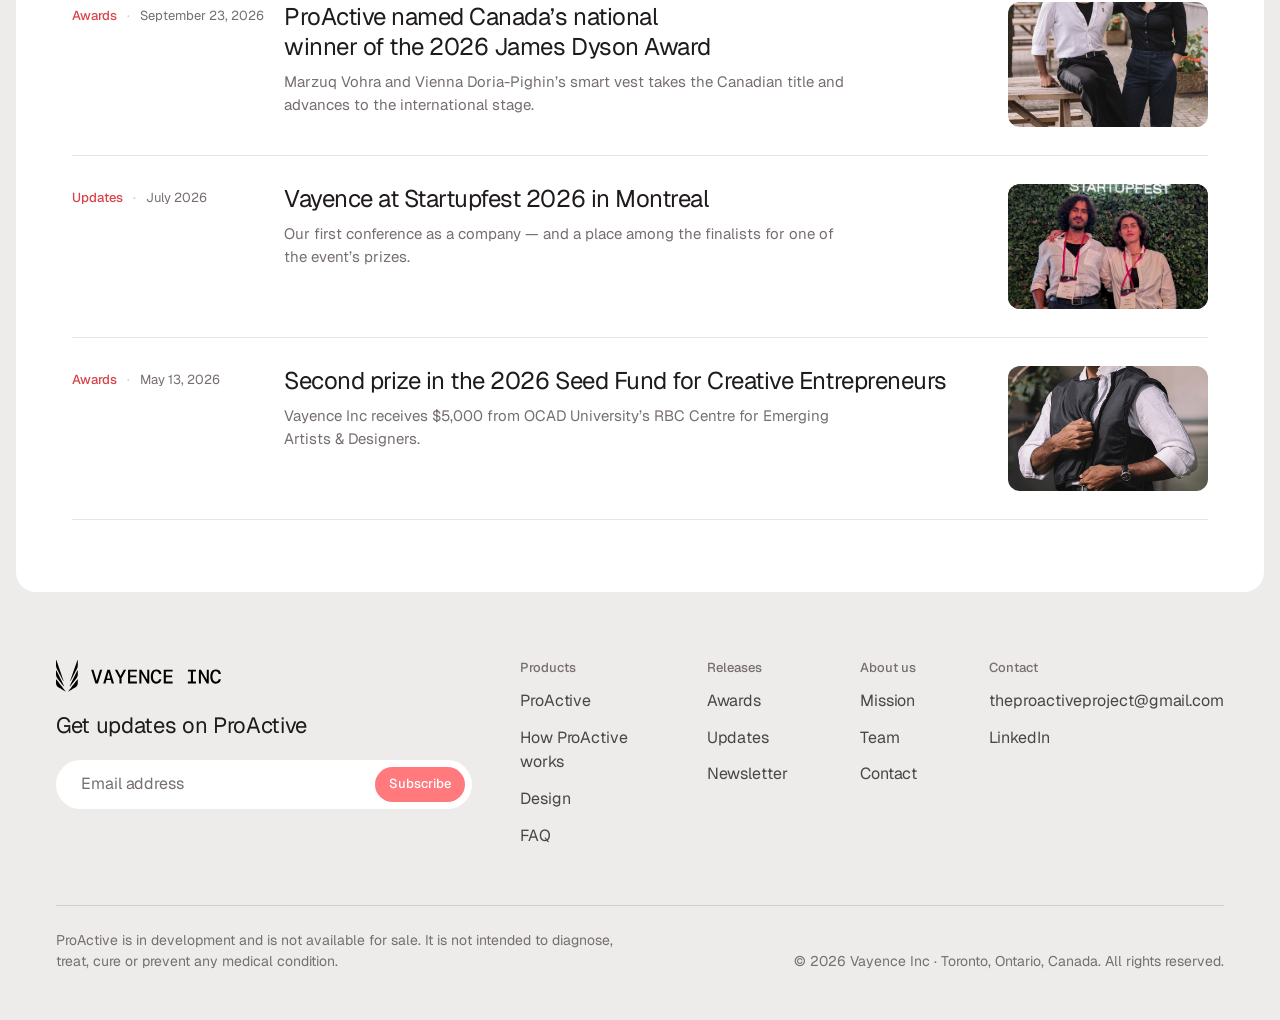
<file: releases/dezeen-ocad-school-show-2025.html>
<!doctype html>
<html lang="en-CA">
<head>
  <meta charset="utf-8">
  <meta name="viewport" content="width=device-width, initial-scale=1">
  <!-- generated by scripts/build-releases.js from assets/data/posts.json; edit there -->
  <base href="../">
  <title>ProActive featured in Dezeen’s OCAD University school show — Vayence Inc</title>
  <meta name="description" content="Dezeen features the self-inflating vest among projects from OCAD University’s Faculty of Design.">
  <meta name="robots" content="max-image-preview:large">
  <link rel="canonical" href="https://www.vayence.ca/releases/dezeen-ocad-school-show-2025.html">
  <meta property="og:type" content="article">
  <meta property="og:site_name" content="Vayence Inc">
  <meta property="og:locale" content="en_CA">
  <meta property="og:url" content="https://www.vayence.ca/releases/dezeen-ocad-school-show-2025.html">
  <meta property="og:title" content="ProActive featured in Dezeen’s OCAD University school show">
  <meta property="og:description" content="Dezeen features the self-inflating vest among projects from OCAD University’s Faculty of Design.">
  <meta property="og:image" content="https://www.vayence.ca/assets/img/dezeen-vest.jpg">
  <meta property="og:image:alt" content="The ProActive vest prototype lying flat, with its air tubes">
  <meta property="article:published_time" content="2025-10-07">
  <meta property="article:section" content="Updates">
  <meta name="twitter:card" content="summary_large_image">
  <meta name="theme-color" content="#ffffff">
  <link rel="icon" href="favicon.ico" sizes="any">
  <link rel="icon" href="favicon.svg" type="image/svg+xml">
  <link rel="apple-touch-icon" href="apple-touch-icon.png">
  <link rel="manifest" href="site.webmanifest">
  <script type="application/ld+json">{"@context":"https://schema.org","@graph":[{"@type":"NewsArticle","@id":"https://www.vayence.ca/releases/dezeen-ocad-school-show-2025.html#article","headline":"ProActive featured in Dezeen’s OCAD University school show","description":"Dezeen features the self-inflating vest among projects from OCAD University’s Faculty of Design.","image":["https://www.vayence.ca/assets/img/dezeen-vest.jpg"],"datePublished":"2025-10-07","articleSection":"Updates","inLanguage":"en-CA","about":{"@type":"Thing","name":"ProActive","url":"https://www.vayence.ca/proactive.html","description":"A self-inflating deep pressure vest for autistic people and others with sensory sensitivities, in development by Vayence Inc in Toronto."},"keywords":"Updates, ProActive, Vayence Inc, Toronto, autism, anxiety vest, sensory issues, sensory overload, deep pressure vest, wearable health, assistive technology, medical technology","isPartOf":{"@type":"WebSite","@id":"https://www.vayence.ca/#website","name":"Vayence Inc","url":"https://www.vayence.ca/"},"mainEntityOfPage":"https://www.vayence.ca/releases/dezeen-ocad-school-show-2025.html","author":{"@type":"Organization","@id":"https://www.vayence.ca/#org","name":"Vayence Inc","alternateName":"Vayence","url":"https://www.vayence.ca/","logo":"https://www.vayence.ca/assets/img/icon-512.png","address":{"@type":"PostalAddress","addressLocality":"Toronto","addressRegion":"ON","addressCountry":"CA"}},"publisher":{"@type":"Organization","@id":"https://www.vayence.ca/#org","name":"Vayence Inc","alternateName":"Vayence","url":"https://www.vayence.ca/","logo":"https://www.vayence.ca/assets/img/icon-512.png","address":{"@type":"PostalAddress","addressLocality":"Toronto","addressRegion":"ON","addressCountry":"CA"}}},{"@type":"BreadcrumbList","itemListElement":[{"@type":"ListItem","position":1,"name":"Home","item":"https://www.vayence.ca/"},{"@type":"ListItem","position":2,"name":"Releases","item":"https://www.vayence.ca/releases.html"},{"@type":"ListItem","position":3,"name":"ProActive featured in Dezeen’s OCAD University school show","item":"https://www.vayence.ca/releases/dezeen-ocad-school-show-2025.html"}]}]}</script>
  <link rel="preconnect" href="https://fonts.googleapis.com">
  <link rel="preconnect" href="https://fonts.gstatic.com" crossorigin>
  <link href="https://fonts.googleapis.com/css2?family=Geist:wght@400;500;700&display=swap" rel="stylesheet">
  <link rel="stylesheet" href="styles.css">
</head>
<body data-page="releases">
  <div class="page">

    <!-- Header and footer are rendered by main.js from one site map -->
    <header class="header" id="top" data-site-header></header>

    <main class="subpage">
      <section class="section section--white">
        <article class="post-view"><a class="post-view__back" href="releases.html#updates"><svg class="i" width="24" height="24" viewBox="0 0 24 24" fill="none" stroke="currentColor" stroke-width="1.75" stroke-linecap="round" stroke-linejoin="round" aria-hidden="true"><path d="m12 19-7-7 7-7"/><path d="M19 12H5"/></svg>Back to Updates</a><header class="post-view__head"><p class="post-card__meta"><span class="tag">Updates</span><time datetime="2025-10-07">October 7, 2025</time></p><h1 class="post-view__title">ProActive featured in Dezeen’s OCAD University school show</h1><p class="statement">Dezeen features the self-inflating vest among projects from OCAD University’s Faculty of Design.</p></header><figure class="post-view__media"><img src="assets/img/dezeen-vest.jpg" alt="The ProActive vest prototype lying flat, with its air tubes" fetchpriority="high"></figure><div class="post-view__body"><p>Dezeen featured ProActive in its school show of projects from OCAD University’s Faculty of Design.</p><p>The feature describes a reusable, self-inflating vest designed to support people with high care needs and sensory sensitivities, particularly autism, by applying deep pressure touch to ease sensory overload. It also notes that the designers have filed a patent and launched a company to bring the product to market.</p></div><ul class="post-sources"><li><a class="text-link" href="https://www.dezeen.com/2025/10/07/rehabilitation-device-stroke-survivors-ocad-university-schoolshows/" target="_blank" rel="noopener">Read on Dezeen<img src="assets/icons/arrow-ink.svg" width="16" height="16" alt=""></a></li></ul><p class="post-view__product"><a class="text-link" href="proactive.html">Learn about ProActive, the deep pressure vest for autism and sensory overload<img src="assets/icons/arrow-ink.svg" width="16" height="16" alt=""></a></p><div class="post-view__more"><h2 class="h3">More releases</h2><div class="post-list"><a class="post-row" href="releases/james-dyson-award-2026-canada.html"><p class="post-row__meta"><span class="tag">Awards</span><span>September 23, 2026</span></p><div class="post-row__text"><h2 class="post-row__title">ProActive named Canada’s national winner of the 2026 James Dyson Award</h2><p class="post-row__excerpt">Marzuq Vohra and Vienna Doria-Pighin’s smart vest takes the Canadian title and advances to the international stage.</p></div><figure class="post-row__media"><img src="assets/img/releases/james-dyson-award-2026-canada-mvsiryxfc.jpg" alt="" loading="lazy"></figure></a><a class="post-row" href="releases/startupfest-2026.html"><p class="post-row__meta"><span class="tag">Updates</span><span>July 2026</span></p><div class="post-row__text"><h2 class="post-row__title">Vayence at Startupfest 2026 in Montreal</h2><p class="post-row__excerpt">Our first conference as a company — and a place among the finalists for one of the event’s prizes.</p></div><figure class="post-row__media"><img src="assets/img/startupfest-2026.jpg" alt="" loading="lazy" style="object-position:50% 20%"></figure></a><a class="post-row" href="releases/rbc-cead-seed-fund-2026.html"><p class="post-row__meta"><span class="tag">Awards</span><span>May 13, 2026</span></p><div class="post-row__text"><h2 class="post-row__title">Second prize in the 2026 Seed Fund for Creative Entrepreneurs</h2><p class="post-row__excerpt">Vayence Inc receives $5,000 from OCAD University’s RBC Centre for Emerging Artists &amp; Designers.</p></div><figure class="post-row__media"><img src="assets/img/hero-visual.jpg" alt="" loading="lazy"></figure></a></div></div></article>
      </section>
    </main>

    <footer class="footer" data-site-footer></footer>

  </div>
  <script src="main.js"></script>
</body>
</html>
</file>
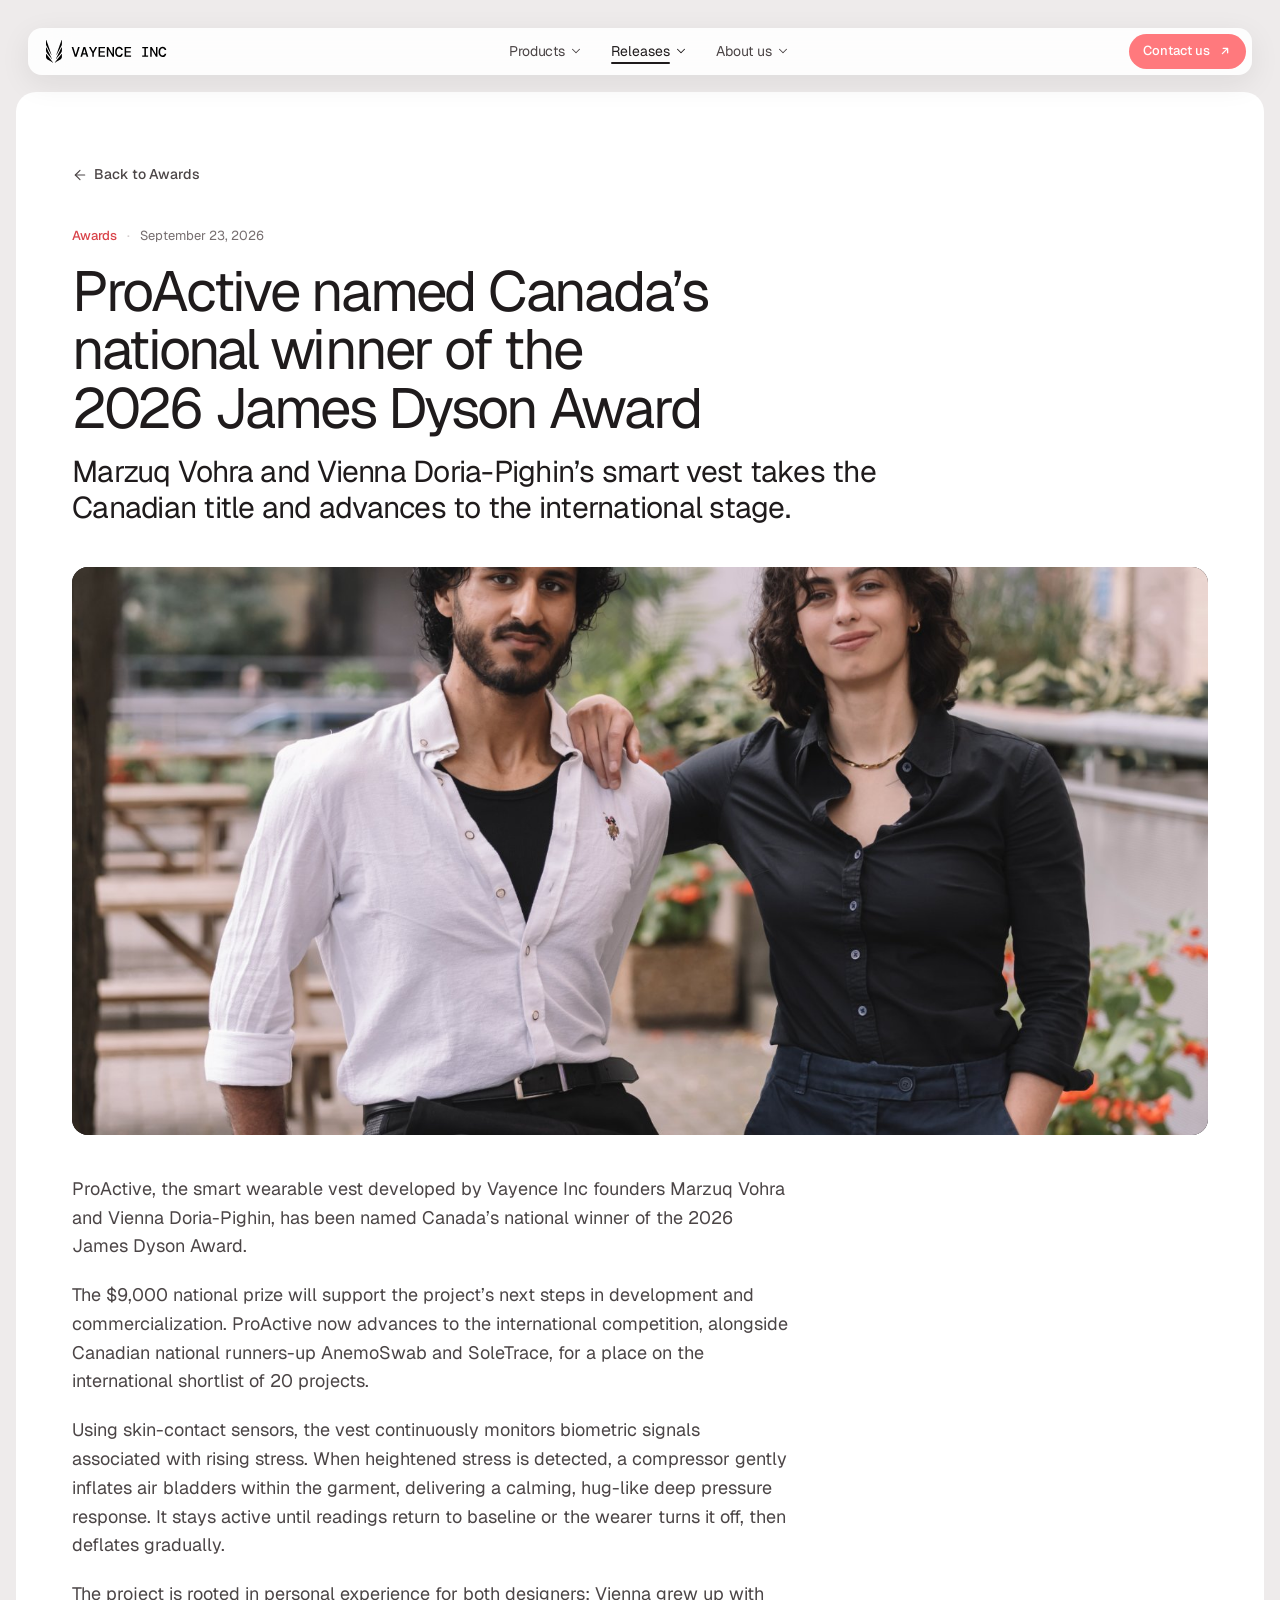
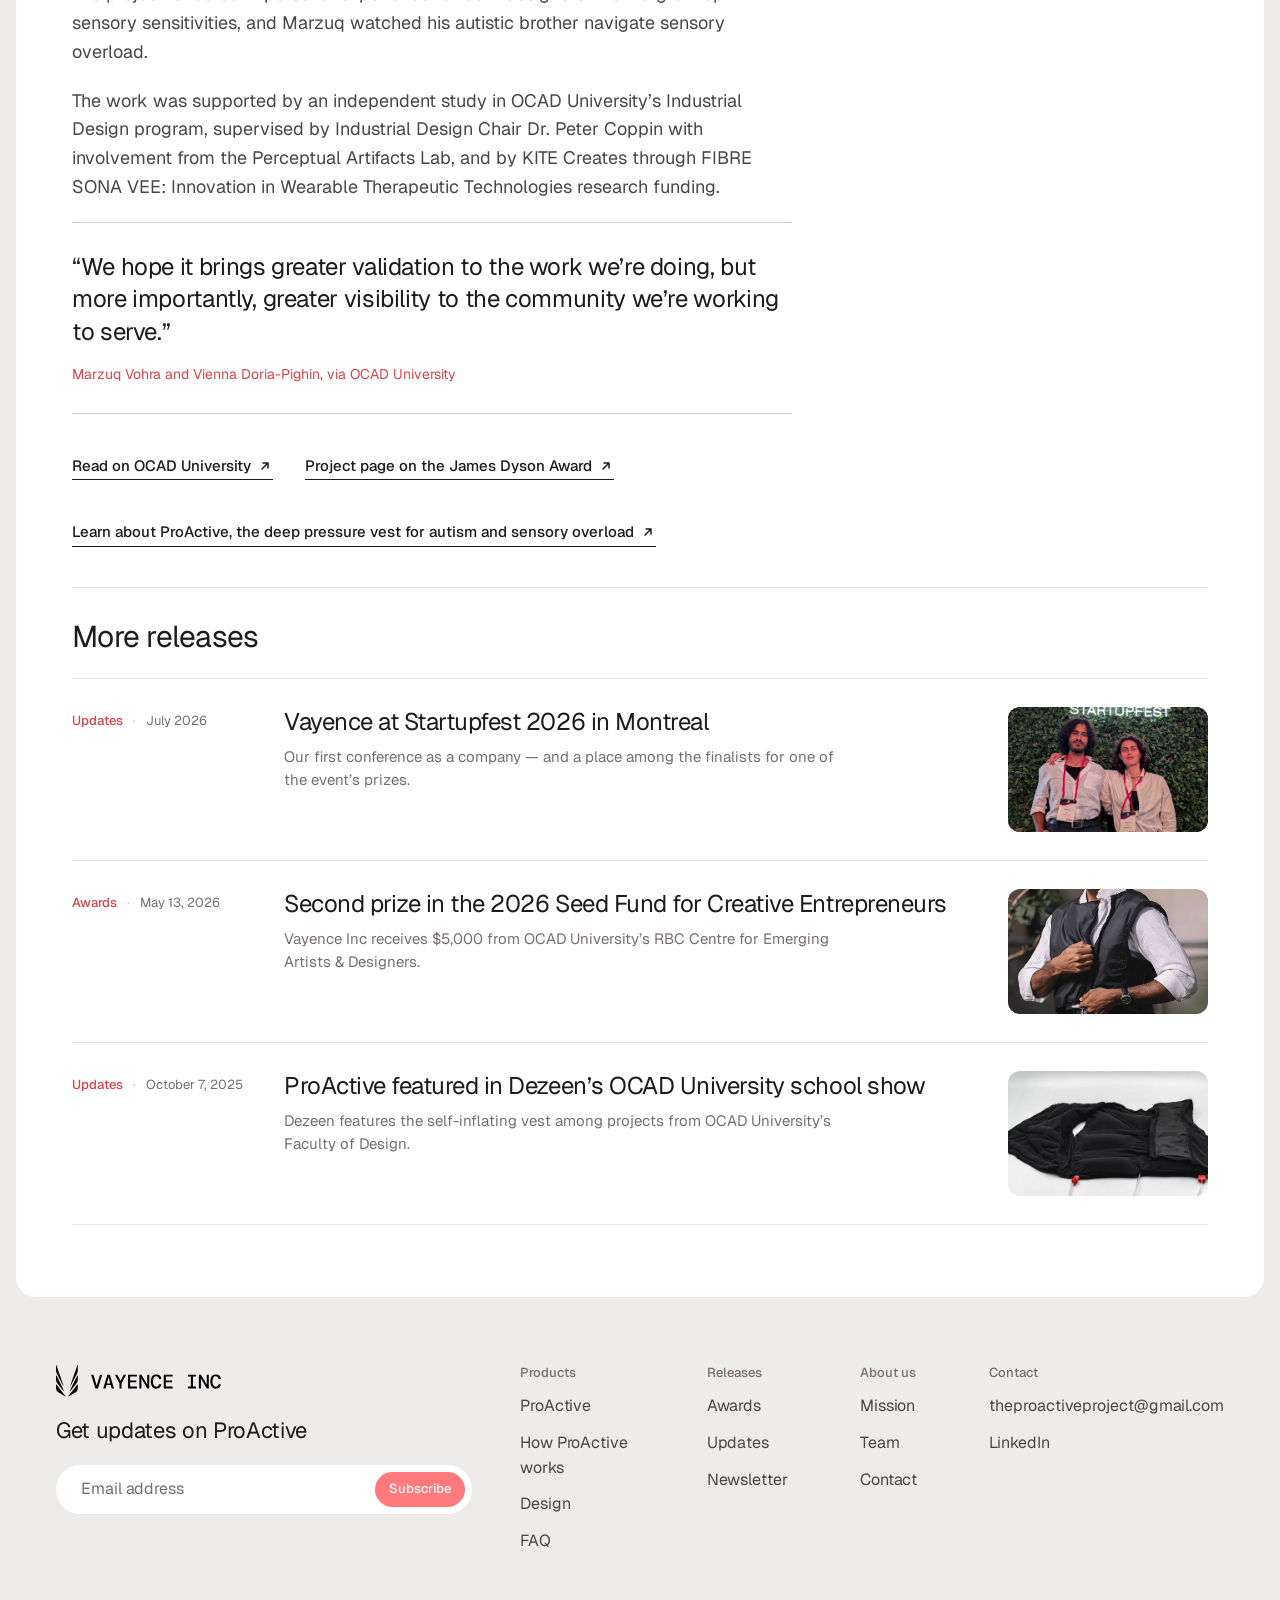
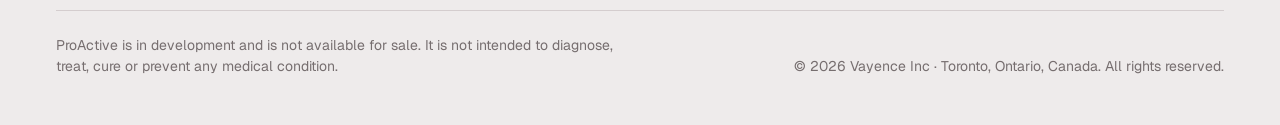
<file: releases/james-dyson-award-2026-canada.html>
<!doctype html>
<html lang="en-CA">
<head>
  <meta charset="utf-8">
  <meta name="viewport" content="width=device-width, initial-scale=1">
  <!-- generated by scripts/build-releases.js from assets/data/posts.json; edit there -->
  <base href="../">
  <title>ProActive named Canada’s national winner of the 2026 James Dyson Award — Vayence Inc</title>
  <meta name="description" content="Marzuq Vohra and Vienna Doria-Pighin’s smart vest takes the Canadian title and advances to the international stage.">
  <meta name="robots" content="max-image-preview:large">
  <link rel="canonical" href="https://www.vayence.ca/releases/james-dyson-award-2026-canada.html">
  <meta property="og:type" content="article">
  <meta property="og:site_name" content="Vayence Inc">
  <meta property="og:locale" content="en_CA">
  <meta property="og:url" content="https://www.vayence.ca/releases/james-dyson-award-2026-canada.html">
  <meta property="og:title" content="ProActive named Canada’s national winner of the 2026 James Dyson Award">
  <meta property="og:description" content="Marzuq Vohra and Vienna Doria-Pighin’s smart vest takes the Canadian title and advances to the international stage.">
  <meta property="og:image" content="https://www.vayence.ca/assets/img/releases/james-dyson-award-2026-canada-mvsiryxfc.jpg">
  <meta property="og:image:alt" content="Vayence Inc founders Marzuq Vohra and Vienna Doria-Pighin">
  <meta property="article:published_time" content="2026-09-23">
  <meta property="article:section" content="Awards">
  <meta name="twitter:card" content="summary_large_image">
  <meta name="theme-color" content="#ffffff">
  <link rel="icon" href="favicon.ico" sizes="any">
  <link rel="icon" href="favicon.svg" type="image/svg+xml">
  <link rel="apple-touch-icon" href="apple-touch-icon.png">
  <link rel="manifest" href="site.webmanifest">
  <script type="application/ld+json">{"@context":"https://schema.org","@graph":[{"@type":"NewsArticle","@id":"https://www.vayence.ca/releases/james-dyson-award-2026-canada.html#article","headline":"ProActive named Canada’s national winner of the 2026 James Dyson Award","description":"Marzuq Vohra and Vienna Doria-Pighin’s smart vest takes the Canadian title and advances to the international stage.","image":["https://www.vayence.ca/assets/img/releases/james-dyson-award-2026-canada-mvsiryxfc.jpg"],"datePublished":"2026-09-23","articleSection":"Awards","inLanguage":"en-CA","about":{"@type":"Thing","name":"ProActive","url":"https://www.vayence.ca/proactive.html","description":"A self-inflating deep pressure vest for autistic people and others with sensory sensitivities, in development by Vayence Inc in Toronto."},"keywords":"Awards, ProActive, Vayence Inc, Toronto, autism, anxiety vest, sensory issues, sensory overload, deep pressure vest, wearable health, assistive technology, medical technology","isPartOf":{"@type":"WebSite","@id":"https://www.vayence.ca/#website","name":"Vayence Inc","url":"https://www.vayence.ca/"},"mainEntityOfPage":"https://www.vayence.ca/releases/james-dyson-award-2026-canada.html","author":{"@type":"Organization","@id":"https://www.vayence.ca/#org","name":"Vayence Inc","alternateName":"Vayence","url":"https://www.vayence.ca/","logo":"https://www.vayence.ca/assets/img/icon-512.png","address":{"@type":"PostalAddress","addressLocality":"Toronto","addressRegion":"ON","addressCountry":"CA"}},"publisher":{"@type":"Organization","@id":"https://www.vayence.ca/#org","name":"Vayence Inc","alternateName":"Vayence","url":"https://www.vayence.ca/","logo":"https://www.vayence.ca/assets/img/icon-512.png","address":{"@type":"PostalAddress","addressLocality":"Toronto","addressRegion":"ON","addressCountry":"CA"}}},{"@type":"BreadcrumbList","itemListElement":[{"@type":"ListItem","position":1,"name":"Home","item":"https://www.vayence.ca/"},{"@type":"ListItem","position":2,"name":"Releases","item":"https://www.vayence.ca/releases.html"},{"@type":"ListItem","position":3,"name":"ProActive named Canada’s national winner of the 2026 James Dyson Award","item":"https://www.vayence.ca/releases/james-dyson-award-2026-canada.html"}]}]}</script>
  <link rel="preconnect" href="https://fonts.googleapis.com">
  <link rel="preconnect" href="https://fonts.gstatic.com" crossorigin>
  <link href="https://fonts.googleapis.com/css2?family=Geist:wght@400;500;700&display=swap" rel="stylesheet">
  <link rel="stylesheet" href="styles.css">
</head>
<body data-page="releases">
  <div class="page">

    <!-- Header and footer are rendered by main.js from one site map -->
    <header class="header" id="top" data-site-header></header>

    <main class="subpage">
      <section class="section section--white">
        <article class="post-view"><a class="post-view__back" href="releases.html#awards"><svg class="i" width="24" height="24" viewBox="0 0 24 24" fill="none" stroke="currentColor" stroke-width="1.75" stroke-linecap="round" stroke-linejoin="round" aria-hidden="true"><path d="m12 19-7-7 7-7"/><path d="M19 12H5"/></svg>Back to Awards</a><header class="post-view__head"><p class="post-card__meta"><span class="tag">Awards</span><time datetime="2026-09-23">September 23, 2026</time></p><h1 class="post-view__title">ProActive named Canada’s national winner of the 2026 James Dyson Award</h1><p class="statement">Marzuq Vohra and Vienna Doria-Pighin’s smart vest takes the Canadian title and advances to the international stage.</p></header><figure class="post-view__media"><img src="assets/img/releases/james-dyson-award-2026-canada-mvsiryxfc.jpg" alt="Vayence Inc founders Marzuq Vohra and Vienna Doria-Pighin" fetchpriority="high"></figure><div class="post-view__body"><p>ProActive, the smart wearable vest developed by Vayence Inc founders Marzuq Vohra and Vienna Doria-Pighin, has been named Canada’s national winner of the 2026 James Dyson Award.</p><p>The $9,000 national prize will support the project’s next steps in development and commercialization. ProActive now advances to the international competition, alongside Canadian national runners-up AnemoSwab and SoleTrace, for a place on the international shortlist of 20 projects.</p><p>Using skin-contact sensors, the vest continuously monitors biometric signals associated with rising stress. When heightened stress is detected, a compressor gently inflates air bladders within the garment, delivering a calming, hug-like deep pressure response. It stays active until readings return to baseline or the wearer turns it off, then deflates gradually.</p><p>The project is rooted in personal experience for both designers: Vienna grew up with sensory sensitivities, and Marzuq watched his autistic brother navigate sensory overload.</p><p>The work was supported by an independent study in OCAD University’s Industrial Design program, supervised by Industrial Design Chair Dr. Peter Coppin with involvement from the Perceptual Artifacts Lab, and by KITE Creates through FIBRE SONA VEE: Innovation in Wearable Therapeutic Technologies research funding.</p><figure class="quote"><blockquote class="quote__text">“We hope it brings greater validation to the work we’re doing, but more importantly, greater visibility to the community we’re working to serve.”</blockquote><figcaption class="small quote__cite">Marzuq Vohra and Vienna Doria-Pighin, via OCAD University</figcaption></figure></div><ul class="post-sources"><li><a class="text-link" href="https://www.ocadu.ca/news/ocad-u-alum-team-named-canadian-winner-2026-james-dyson-award-smart-vest-help-people-manage" target="_blank" rel="noopener">Read on OCAD University<img src="assets/icons/arrow-ink.svg" width="16" height="16" alt=""></a></li><li><a class="text-link" href="https://www.jamesdysonaward.org/2026/project/the-proactive-project" target="_blank" rel="noopener">Project page on the James Dyson Award<img src="assets/icons/arrow-ink.svg" width="16" height="16" alt=""></a></li></ul><p class="post-view__product"><a class="text-link" href="proactive.html">Learn about ProActive, the deep pressure vest for autism and sensory overload<img src="assets/icons/arrow-ink.svg" width="16" height="16" alt=""></a></p><div class="post-view__more"><h2 class="h3">More releases</h2><div class="post-list"><a class="post-row" href="releases/startupfest-2026.html"><p class="post-row__meta"><span class="tag">Updates</span><span>July 2026</span></p><div class="post-row__text"><h2 class="post-row__title">Vayence at Startupfest 2026 in Montreal</h2><p class="post-row__excerpt">Our first conference as a company — and a place among the finalists for one of the event’s prizes.</p></div><figure class="post-row__media"><img src="assets/img/startupfest-2026.jpg" alt="" loading="lazy" style="object-position:50% 20%"></figure></a><a class="post-row" href="releases/rbc-cead-seed-fund-2026.html"><p class="post-row__meta"><span class="tag">Awards</span><span>May 13, 2026</span></p><div class="post-row__text"><h2 class="post-row__title">Second prize in the 2026 Seed Fund for Creative Entrepreneurs</h2><p class="post-row__excerpt">Vayence Inc receives $5,000 from OCAD University’s RBC Centre for Emerging Artists &amp; Designers.</p></div><figure class="post-row__media"><img src="assets/img/hero-visual.jpg" alt="" loading="lazy"></figure></a><a class="post-row" href="releases/dezeen-ocad-school-show-2025.html"><p class="post-row__meta"><span class="tag">Updates</span><span>October 7, 2025</span></p><div class="post-row__text"><h2 class="post-row__title">ProActive featured in Dezeen’s OCAD University school show</h2><p class="post-row__excerpt">Dezeen features the self-inflating vest among projects from OCAD University’s Faculty of Design.</p></div><figure class="post-row__media"><img src="assets/img/dezeen-vest.jpg" alt="" loading="lazy"></figure></a></div></div></article>
      </section>
    </main>

    <footer class="footer" data-site-footer></footer>

  </div>
  <script src="main.js"></script>
</body>
</html>
</file>
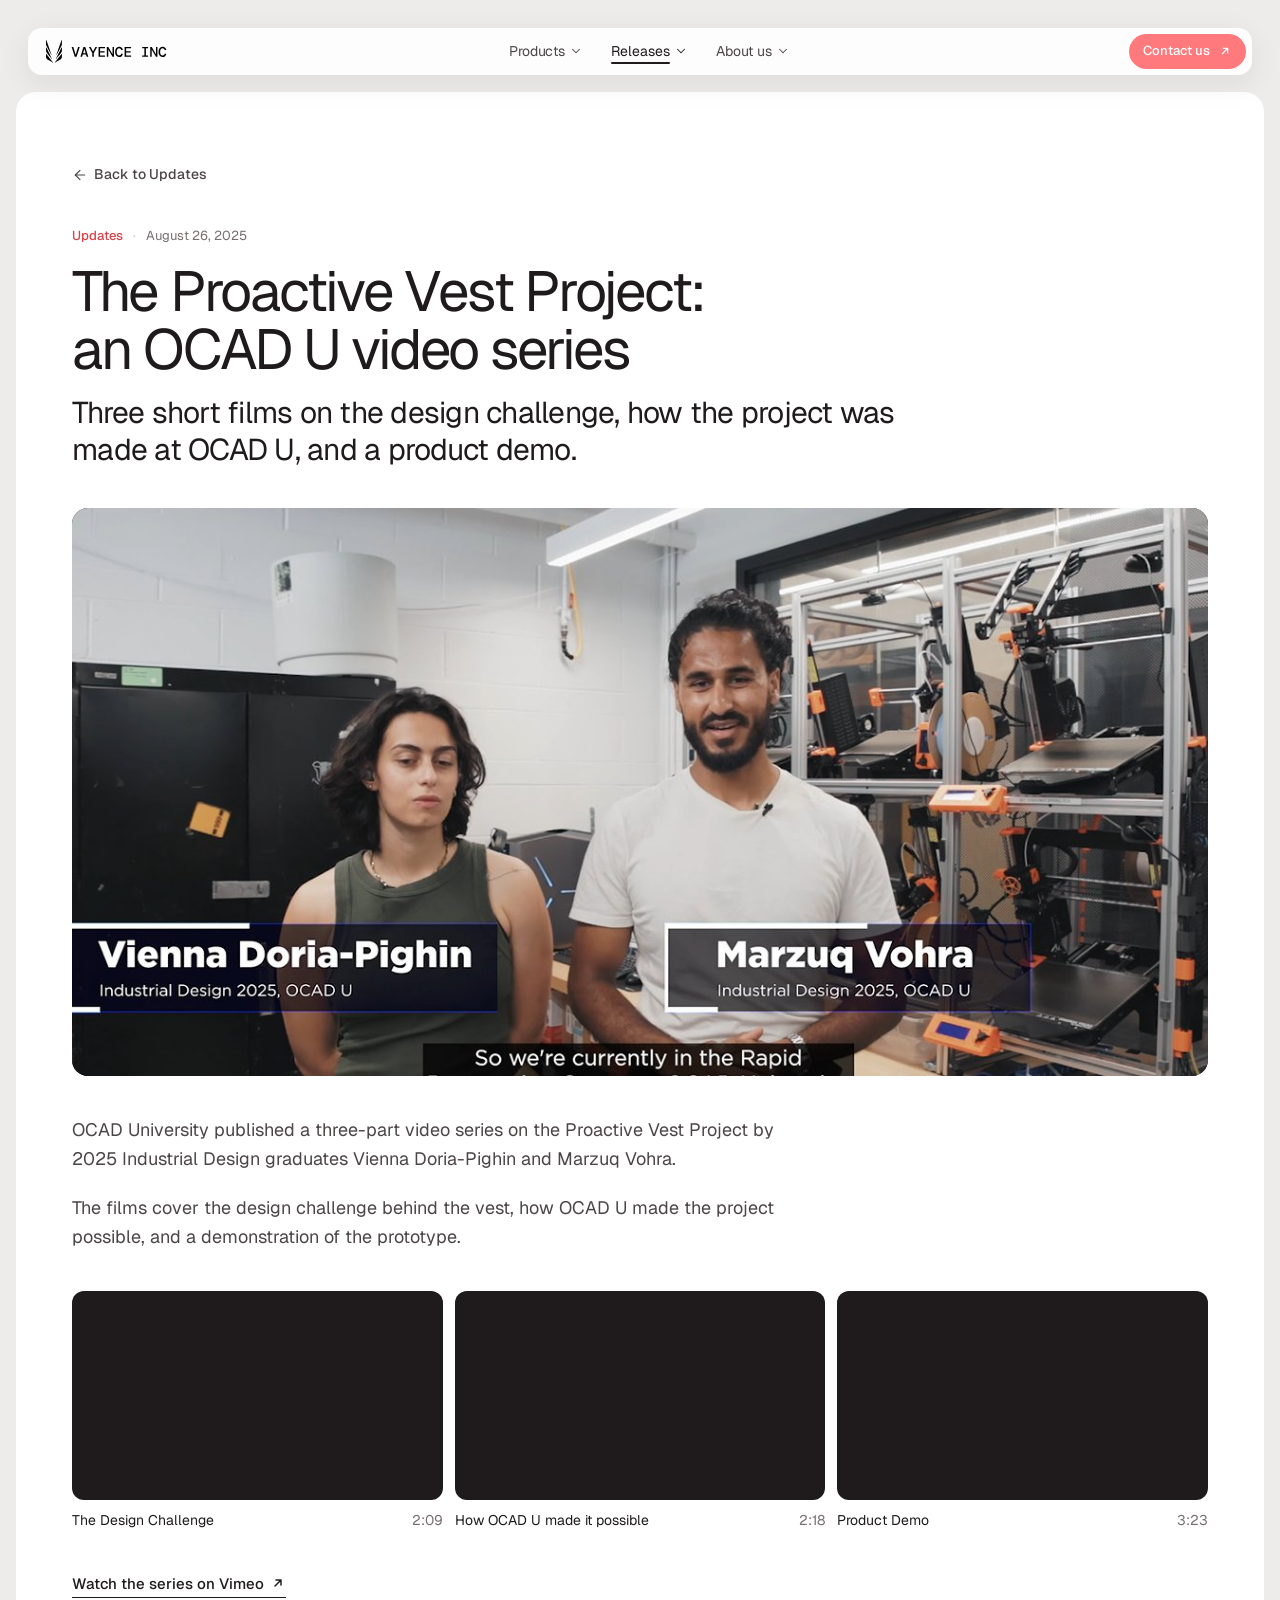
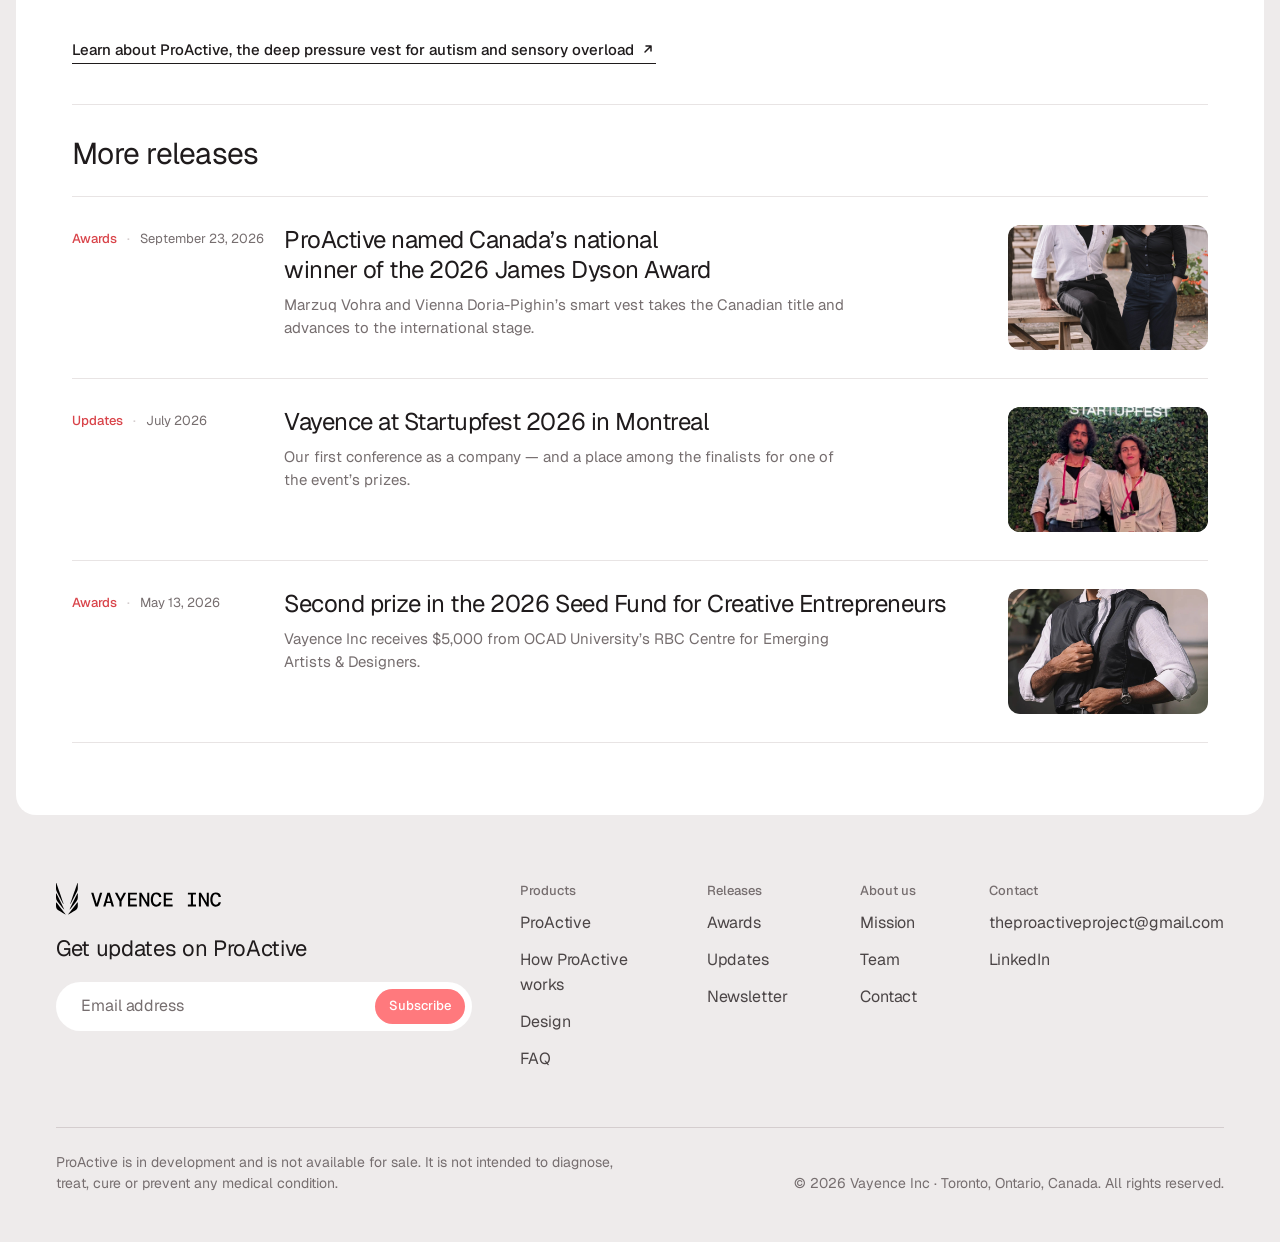
<file: releases/ocad-video-series-2025.html>
<!doctype html>
<html lang="en-CA">
<head>
  <meta charset="utf-8">
  <meta name="viewport" content="width=device-width, initial-scale=1">
  <!-- generated by scripts/build-releases.js from assets/data/posts.json; edit there -->
  <base href="../">
  <title>The Proactive Vest Project: an OCAD U video series — Vayence Inc</title>
  <meta name="description" content="Three short films on the design challenge, how the project was made at OCAD U, and a product demo.">
  <meta name="robots" content="max-image-preview:large">
  <link rel="canonical" href="https://www.vayence.ca/releases/ocad-video-series-2025.html">
  <meta property="og:type" content="article">
  <meta property="og:site_name" content="Vayence Inc">
  <meta property="og:locale" content="en_CA">
  <meta property="og:url" content="https://www.vayence.ca/releases/ocad-video-series-2025.html">
  <meta property="og:title" content="The Proactive Vest Project: an OCAD U video series">
  <meta property="og:description" content="Three short films on the design challenge, how the project was made at OCAD U, and a product demo.">
  <meta property="og:image" content="https://www.vayence.ca/assets/img/ocad-video-series.jpg">
  <meta property="og:image:alt" content="Vienna Doria-Pighin and Marzuq Vohra in the OCAD U Rapid Prototyping Centre">
  <meta property="article:published_time" content="2025-08-26">
  <meta property="article:section" content="Updates">
  <meta name="twitter:card" content="summary_large_image">
  <meta name="theme-color" content="#ffffff">
  <link rel="icon" href="favicon.ico" sizes="any">
  <link rel="icon" href="favicon.svg" type="image/svg+xml">
  <link rel="apple-touch-icon" href="apple-touch-icon.png">
  <link rel="manifest" href="site.webmanifest">
  <script type="application/ld+json">{"@context":"https://schema.org","@graph":[{"@type":"NewsArticle","@id":"https://www.vayence.ca/releases/ocad-video-series-2025.html#article","headline":"The Proactive Vest Project: an OCAD U video series","description":"Three short films on the design challenge, how the project was made at OCAD U, and a product demo.","image":["https://www.vayence.ca/assets/img/ocad-video-series.jpg"],"datePublished":"2025-08-26","articleSection":"Updates","inLanguage":"en-CA","about":{"@type":"Thing","name":"ProActive","url":"https://www.vayence.ca/proactive.html","description":"A self-inflating deep pressure vest for autistic people and others with sensory sensitivities, in development by Vayence Inc in Toronto."},"keywords":"Updates, ProActive, Vayence Inc, Toronto, autism, anxiety vest, sensory issues, sensory overload, deep pressure vest, wearable health, assistive technology, medical technology","isPartOf":{"@type":"WebSite","@id":"https://www.vayence.ca/#website","name":"Vayence Inc","url":"https://www.vayence.ca/"},"mainEntityOfPage":"https://www.vayence.ca/releases/ocad-video-series-2025.html","author":{"@type":"Organization","@id":"https://www.vayence.ca/#org","name":"Vayence Inc","alternateName":"Vayence","url":"https://www.vayence.ca/","logo":"https://www.vayence.ca/assets/img/icon-512.png","address":{"@type":"PostalAddress","addressLocality":"Toronto","addressRegion":"ON","addressCountry":"CA"}},"publisher":{"@type":"Organization","@id":"https://www.vayence.ca/#org","name":"Vayence Inc","alternateName":"Vayence","url":"https://www.vayence.ca/","logo":"https://www.vayence.ca/assets/img/icon-512.png","address":{"@type":"PostalAddress","addressLocality":"Toronto","addressRegion":"ON","addressCountry":"CA"}}},{"@type":"BreadcrumbList","itemListElement":[{"@type":"ListItem","position":1,"name":"Home","item":"https://www.vayence.ca/"},{"@type":"ListItem","position":2,"name":"Releases","item":"https://www.vayence.ca/releases.html"},{"@type":"ListItem","position":3,"name":"The Proactive Vest Project: an OCAD U video series","item":"https://www.vayence.ca/releases/ocad-video-series-2025.html"}]},{"@type":"VideoObject","name":"The Design Challenge","description":"The Design Challenge — Three short films on the design challenge, how the project was made at OCAD U, and a product demo.","thumbnailUrl":"https://i.vimeocdn.com/video/2051746717-b1f4afd762e2ae6288a4e7f953ca5e740bb5e055c5fbca6b3b6954d9146974b9-d_1280x720","uploadDate":"2025-08-26","duration":"PT2M9S","embedUrl":"https://player.vimeo.com/video/1113280882?h=d5bf0ddea3"},{"@type":"VideoObject","name":"How OCAD U made it possible","description":"How OCAD U made it possible — Three short films on the design challenge, how the project was made at OCAD U, and a product demo.","thumbnailUrl":"https://i.vimeocdn.com/video/2051739592-b1c11ac9c6222ff04a1ba4eef3b683b8042accec743032d26b1fcdf494eeba3d-d_1280x720","uploadDate":"2025-08-26","duration":"PT2M18S","embedUrl":"https://player.vimeo.com/video/1113280919?h=fc971c88ad"},{"@type":"VideoObject","name":"Product Demo","description":"Product Demo — Three short films on the design challenge, how the project was made at OCAD U, and a product demo.","thumbnailUrl":"https://i.vimeocdn.com/video/2051740244-dadb207c5bc1c47e3410623b4fb5a128a1cd5676295a8dfdde3fc8394a1c3916-d_1280x720","uploadDate":"2025-08-26","duration":"PT3M23S","embedUrl":"https://player.vimeo.com/video/1113280948?h=96e9a0b056"}]}</script>
  <link rel="preconnect" href="https://fonts.googleapis.com">
  <link rel="preconnect" href="https://fonts.gstatic.com" crossorigin>
  <link href="https://fonts.googleapis.com/css2?family=Geist:wght@400;500;700&display=swap" rel="stylesheet">
  <link rel="stylesheet" href="styles.css">
</head>
<body data-page="releases">
  <div class="page">

    <!-- Header and footer are rendered by main.js from one site map -->
    <header class="header" id="top" data-site-header></header>

    <main class="subpage">
      <section class="section section--white">
        <article class="post-view"><a class="post-view__back" href="releases.html#updates"><svg class="i" width="24" height="24" viewBox="0 0 24 24" fill="none" stroke="currentColor" stroke-width="1.75" stroke-linecap="round" stroke-linejoin="round" aria-hidden="true"><path d="m12 19-7-7 7-7"/><path d="M19 12H5"/></svg>Back to Updates</a><header class="post-view__head"><p class="post-card__meta"><span class="tag">Updates</span><time datetime="2025-08-26">August 26, 2025</time></p><h1 class="post-view__title">The Proactive Vest Project: an OCAD U video series</h1><p class="statement">Three short films on the design challenge, how the project was made at OCAD U, and a product demo.</p></header><figure class="post-view__media"><img src="assets/img/ocad-video-series.jpg" alt="Vienna Doria-Pighin and Marzuq Vohra in the OCAD U Rapid Prototyping Centre" fetchpriority="high" style="object-position:50% 30%"></figure><div class="post-view__body"><p>OCAD University published a three-part video series on the Proactive Vest Project by 2025 Industrial Design graduates Vienna Doria-Pighin and Marzuq Vohra.</p><p>The films cover the design challenge behind the vest, how OCAD U made the project possible, and a demonstration of the prototype.</p></div><div class="post-videos"><figure class="post-video"><div class="post-video__frame"><iframe src="https://player.vimeo.com/video/1113280882?h=d5bf0ddea3&amp;title=0&amp;byline=0&amp;portrait=0" title="The Design Challenge" loading="lazy" allow="fullscreen; picture-in-picture" allowfullscreen></iframe></div><figcaption><span>The Design Challenge</span><span class="muted">2:09</span></figcaption></figure><figure class="post-video"><div class="post-video__frame"><iframe src="https://player.vimeo.com/video/1113280919?h=fc971c88ad&amp;title=0&amp;byline=0&amp;portrait=0" title="How OCAD U made it possible" loading="lazy" allow="fullscreen; picture-in-picture" allowfullscreen></iframe></div><figcaption><span>How OCAD U made it possible</span><span class="muted">2:18</span></figcaption></figure><figure class="post-video"><div class="post-video__frame"><iframe src="https://player.vimeo.com/video/1113280948?h=96e9a0b056&amp;title=0&amp;byline=0&amp;portrait=0" title="Product Demo" loading="lazy" allow="fullscreen; picture-in-picture" allowfullscreen></iframe></div><figcaption><span>Product Demo</span><span class="muted">3:23</span></figcaption></figure></div><ul class="post-sources"><li><a class="text-link" href="https://vimeo.com/showcase/11849266" target="_blank" rel="noopener">Watch the series on Vimeo<img src="assets/icons/arrow-ink.svg" width="16" height="16" alt=""></a></li></ul><p class="post-view__product"><a class="text-link" href="proactive.html">Learn about ProActive, the deep pressure vest for autism and sensory overload<img src="assets/icons/arrow-ink.svg" width="16" height="16" alt=""></a></p><div class="post-view__more"><h2 class="h3">More releases</h2><div class="post-list"><a class="post-row" href="releases/james-dyson-award-2026-canada.html"><p class="post-row__meta"><span class="tag">Awards</span><span>September 23, 2026</span></p><div class="post-row__text"><h2 class="post-row__title">ProActive named Canada’s national winner of the 2026 James Dyson Award</h2><p class="post-row__excerpt">Marzuq Vohra and Vienna Doria-Pighin’s smart vest takes the Canadian title and advances to the international stage.</p></div><figure class="post-row__media"><img src="assets/img/releases/james-dyson-award-2026-canada-mvsiryxfc.jpg" alt="" loading="lazy"></figure></a><a class="post-row" href="releases/startupfest-2026.html"><p class="post-row__meta"><span class="tag">Updates</span><span>July 2026</span></p><div class="post-row__text"><h2 class="post-row__title">Vayence at Startupfest 2026 in Montreal</h2><p class="post-row__excerpt">Our first conference as a company — and a place among the finalists for one of the event’s prizes.</p></div><figure class="post-row__media"><img src="assets/img/startupfest-2026.jpg" alt="" loading="lazy" style="object-position:50% 20%"></figure></a><a class="post-row" href="releases/rbc-cead-seed-fund-2026.html"><p class="post-row__meta"><span class="tag">Awards</span><span>May 13, 2026</span></p><div class="post-row__text"><h2 class="post-row__title">Second prize in the 2026 Seed Fund for Creative Entrepreneurs</h2><p class="post-row__excerpt">Vayence Inc receives $5,000 from OCAD University’s RBC Centre for Emerging Artists &amp; Designers.</p></div><figure class="post-row__media"><img src="assets/img/hero-visual.jpg" alt="" loading="lazy"></figure></a></div></div></article>
      </section>
    </main>

    <footer class="footer" data-site-footer></footer>

  </div>
  <script src="main.js"></script>
</body>
</html>
</file>
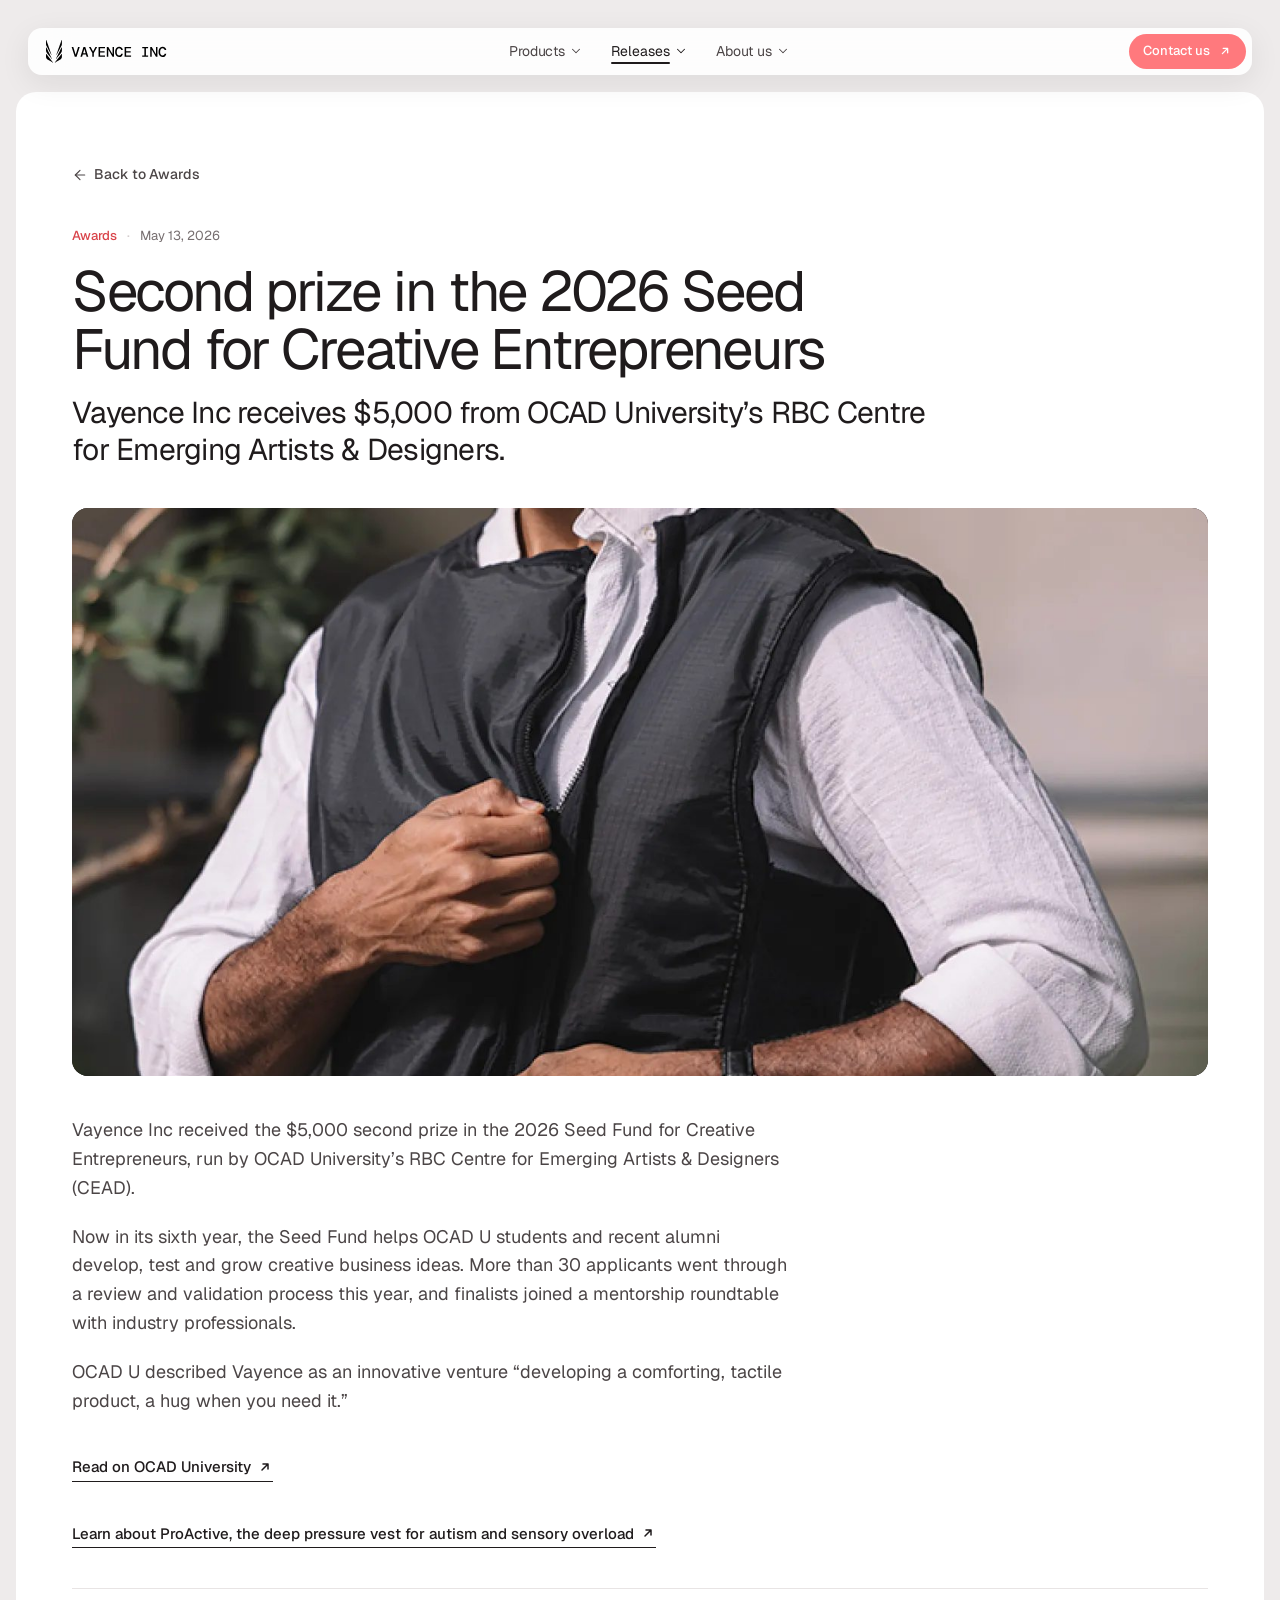
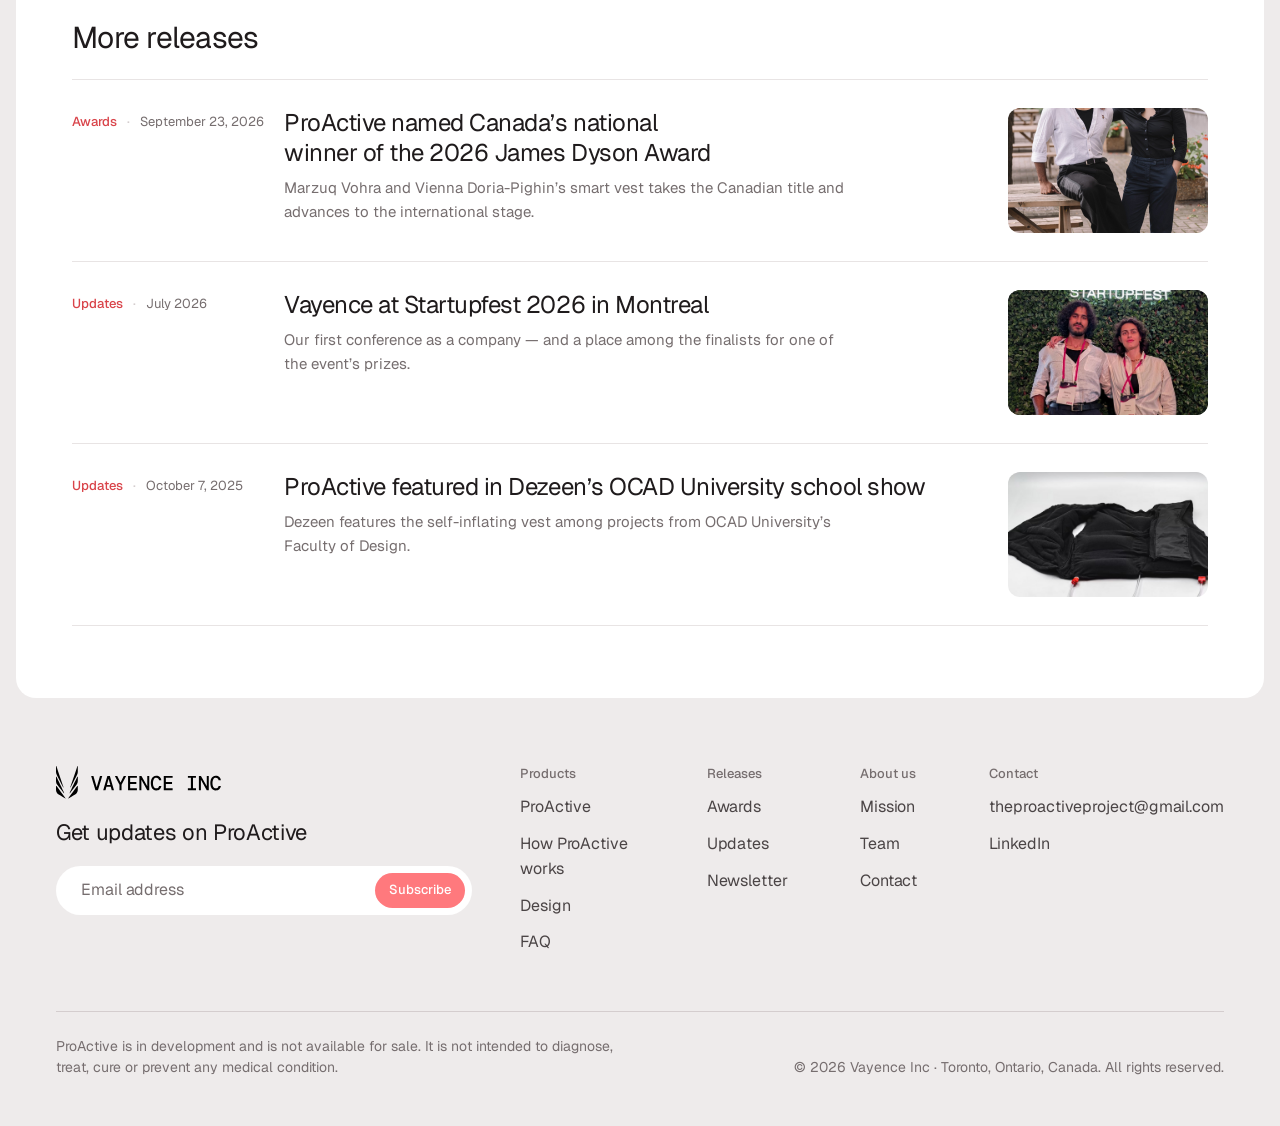
<file: releases/rbc-cead-seed-fund-2026.html>
<!doctype html>
<html lang="en-CA">
<head>
  <meta charset="utf-8">
  <meta name="viewport" content="width=device-width, initial-scale=1">
  <!-- generated by scripts/build-releases.js from assets/data/posts.json; edit there -->
  <base href="../">
  <title>Second prize in the 2026 Seed Fund for Creative Entrepreneurs — Vayence Inc</title>
  <meta name="description" content="Vayence Inc receives $5,000 from OCAD University’s RBC Centre for Emerging Artists &amp; Designers.">
  <meta name="robots" content="max-image-preview:large">
  <link rel="canonical" href="https://www.vayence.ca/releases/rbc-cead-seed-fund-2026.html">
  <meta property="og:type" content="article">
  <meta property="og:site_name" content="Vayence Inc">
  <meta property="og:locale" content="en_CA">
  <meta property="og:url" content="https://www.vayence.ca/releases/rbc-cead-seed-fund-2026.html">
  <meta property="og:title" content="Second prize in the 2026 Seed Fund for Creative Entrepreneurs">
  <meta property="og:description" content="Vayence Inc receives $5,000 from OCAD University’s RBC Centre for Emerging Artists &amp; Designers.">
  <meta property="og:image" content="https://www.vayence.ca/assets/img/hero-visual.jpg">
  <meta property="og:image:alt" content="A person zipping up the ProActive vest prototype">
  <meta property="article:published_time" content="2026-05-13">
  <meta property="article:section" content="Awards">
  <meta name="twitter:card" content="summary_large_image">
  <meta name="theme-color" content="#ffffff">
  <link rel="icon" href="favicon.ico" sizes="any">
  <link rel="icon" href="favicon.svg" type="image/svg+xml">
  <link rel="apple-touch-icon" href="apple-touch-icon.png">
  <link rel="manifest" href="site.webmanifest">
  <script type="application/ld+json">{"@context":"https://schema.org","@graph":[{"@type":"NewsArticle","@id":"https://www.vayence.ca/releases/rbc-cead-seed-fund-2026.html#article","headline":"Second prize in the 2026 Seed Fund for Creative Entrepreneurs","description":"Vayence Inc receives $5,000 from OCAD University’s RBC Centre for Emerging Artists & Designers.","image":["https://www.vayence.ca/assets/img/hero-visual.jpg"],"datePublished":"2026-05-13","articleSection":"Awards","inLanguage":"en-CA","about":{"@type":"Thing","name":"ProActive","url":"https://www.vayence.ca/proactive.html","description":"A self-inflating deep pressure vest for autistic people and others with sensory sensitivities, in development by Vayence Inc in Toronto."},"keywords":"Awards, ProActive, Vayence Inc, Toronto, autism, anxiety vest, sensory issues, sensory overload, deep pressure vest, wearable health, assistive technology, medical technology","isPartOf":{"@type":"WebSite","@id":"https://www.vayence.ca/#website","name":"Vayence Inc","url":"https://www.vayence.ca/"},"mainEntityOfPage":"https://www.vayence.ca/releases/rbc-cead-seed-fund-2026.html","author":{"@type":"Organization","@id":"https://www.vayence.ca/#org","name":"Vayence Inc","alternateName":"Vayence","url":"https://www.vayence.ca/","logo":"https://www.vayence.ca/assets/img/icon-512.png","address":{"@type":"PostalAddress","addressLocality":"Toronto","addressRegion":"ON","addressCountry":"CA"}},"publisher":{"@type":"Organization","@id":"https://www.vayence.ca/#org","name":"Vayence Inc","alternateName":"Vayence","url":"https://www.vayence.ca/","logo":"https://www.vayence.ca/assets/img/icon-512.png","address":{"@type":"PostalAddress","addressLocality":"Toronto","addressRegion":"ON","addressCountry":"CA"}}},{"@type":"BreadcrumbList","itemListElement":[{"@type":"ListItem","position":1,"name":"Home","item":"https://www.vayence.ca/"},{"@type":"ListItem","position":2,"name":"Releases","item":"https://www.vayence.ca/releases.html"},{"@type":"ListItem","position":3,"name":"Second prize in the 2026 Seed Fund for Creative Entrepreneurs","item":"https://www.vayence.ca/releases/rbc-cead-seed-fund-2026.html"}]}]}</script>
  <link rel="preconnect" href="https://fonts.googleapis.com">
  <link rel="preconnect" href="https://fonts.gstatic.com" crossorigin>
  <link href="https://fonts.googleapis.com/css2?family=Geist:wght@400;500;700&display=swap" rel="stylesheet">
  <link rel="stylesheet" href="styles.css">
</head>
<body data-page="releases">
  <div class="page">

    <!-- Header and footer are rendered by main.js from one site map -->
    <header class="header" id="top" data-site-header></header>

    <main class="subpage">
      <section class="section section--white">
        <article class="post-view"><a class="post-view__back" href="releases.html#awards"><svg class="i" width="24" height="24" viewBox="0 0 24 24" fill="none" stroke="currentColor" stroke-width="1.75" stroke-linecap="round" stroke-linejoin="round" aria-hidden="true"><path d="m12 19-7-7 7-7"/><path d="M19 12H5"/></svg>Back to Awards</a><header class="post-view__head"><p class="post-card__meta"><span class="tag">Awards</span><time datetime="2026-05-13">May 13, 2026</time></p><h1 class="post-view__title">Second prize in the 2026 Seed Fund for Creative Entrepreneurs</h1><p class="statement">Vayence Inc receives $5,000 from OCAD University’s RBC Centre for Emerging Artists &amp; Designers.</p></header><figure class="post-view__media"><img src="assets/img/hero-visual.jpg" alt="A person zipping up the ProActive vest prototype" fetchpriority="high"></figure><div class="post-view__body"><p>Vayence Inc received the $5,000 second prize in the 2026 Seed Fund for Creative Entrepreneurs, run by OCAD University’s RBC Centre for Emerging Artists &amp; Designers (CEAD).</p><p>Now in its sixth year, the Seed Fund helps OCAD U students and recent alumni develop, test and grow creative business ideas. More than 30 applicants went through a review and validation process this year, and finalists joined a mentorship roundtable with industry professionals.</p><p>OCAD U described Vayence as an innovative venture “developing a comforting, tactile product, a hug when you need it.”</p></div><ul class="post-sources"><li><a class="text-link" href="https://www.ocadu.ca/news/ocad-universitys-creative-entrepreneurs-receive-18000-through-2026-seed-fund-creative-0" target="_blank" rel="noopener">Read on OCAD University<img src="assets/icons/arrow-ink.svg" width="16" height="16" alt=""></a></li></ul><p class="post-view__product"><a class="text-link" href="proactive.html">Learn about ProActive, the deep pressure vest for autism and sensory overload<img src="assets/icons/arrow-ink.svg" width="16" height="16" alt=""></a></p><div class="post-view__more"><h2 class="h3">More releases</h2><div class="post-list"><a class="post-row" href="releases/james-dyson-award-2026-canada.html"><p class="post-row__meta"><span class="tag">Awards</span><span>September 23, 2026</span></p><div class="post-row__text"><h2 class="post-row__title">ProActive named Canada’s national winner of the 2026 James Dyson Award</h2><p class="post-row__excerpt">Marzuq Vohra and Vienna Doria-Pighin’s smart vest takes the Canadian title and advances to the international stage.</p></div><figure class="post-row__media"><img src="assets/img/releases/james-dyson-award-2026-canada-mvsiryxfc.jpg" alt="" loading="lazy"></figure></a><a class="post-row" href="releases/startupfest-2026.html"><p class="post-row__meta"><span class="tag">Updates</span><span>July 2026</span></p><div class="post-row__text"><h2 class="post-row__title">Vayence at Startupfest 2026 in Montreal</h2><p class="post-row__excerpt">Our first conference as a company — and a place among the finalists for one of the event’s prizes.</p></div><figure class="post-row__media"><img src="assets/img/startupfest-2026.jpg" alt="" loading="lazy" style="object-position:50% 20%"></figure></a><a class="post-row" href="releases/dezeen-ocad-school-show-2025.html"><p class="post-row__meta"><span class="tag">Updates</span><span>October 7, 2025</span></p><div class="post-row__text"><h2 class="post-row__title">ProActive featured in Dezeen’s OCAD University school show</h2><p class="post-row__excerpt">Dezeen features the self-inflating vest among projects from OCAD University’s Faculty of Design.</p></div><figure class="post-row__media"><img src="assets/img/dezeen-vest.jpg" alt="" loading="lazy"></figure></a></div></div></article>
      </section>
    </main>

    <footer class="footer" data-site-footer></footer>

  </div>
  <script src="main.js"></script>
</body>
</html>
</file>
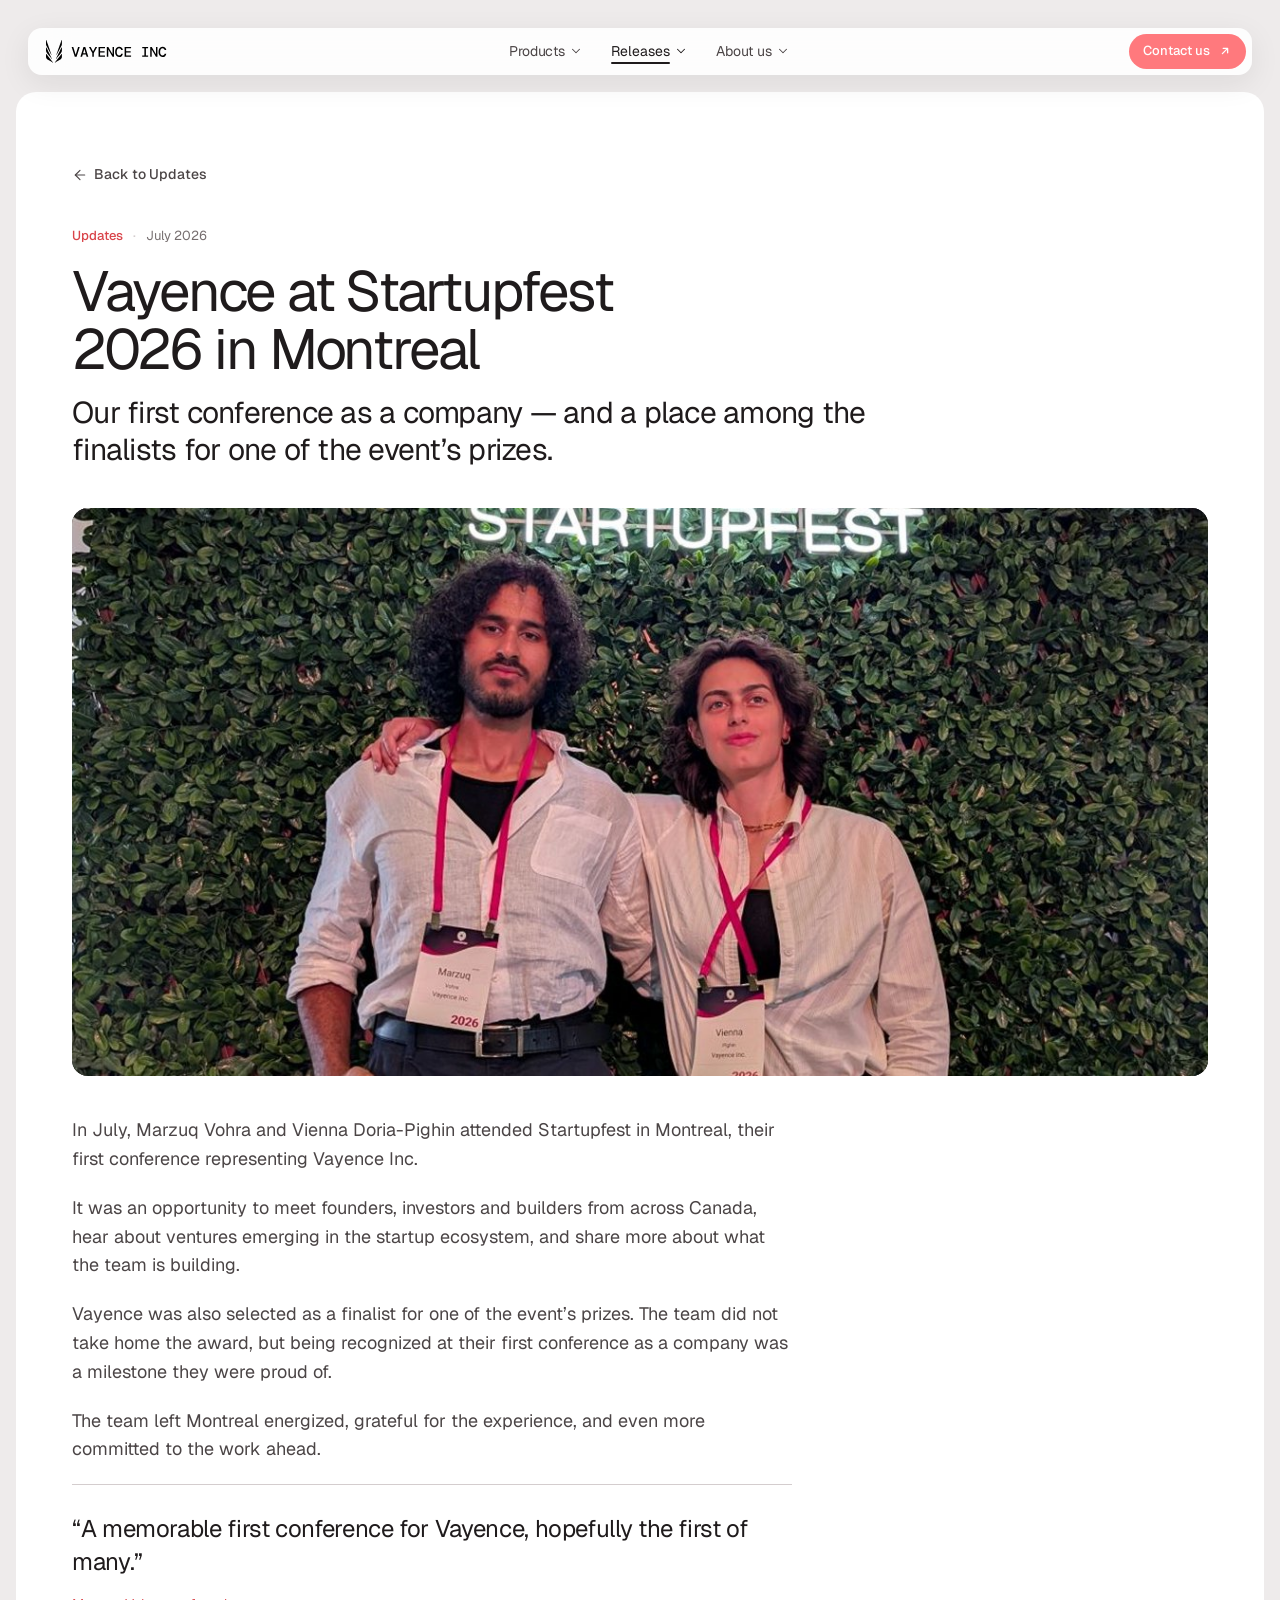
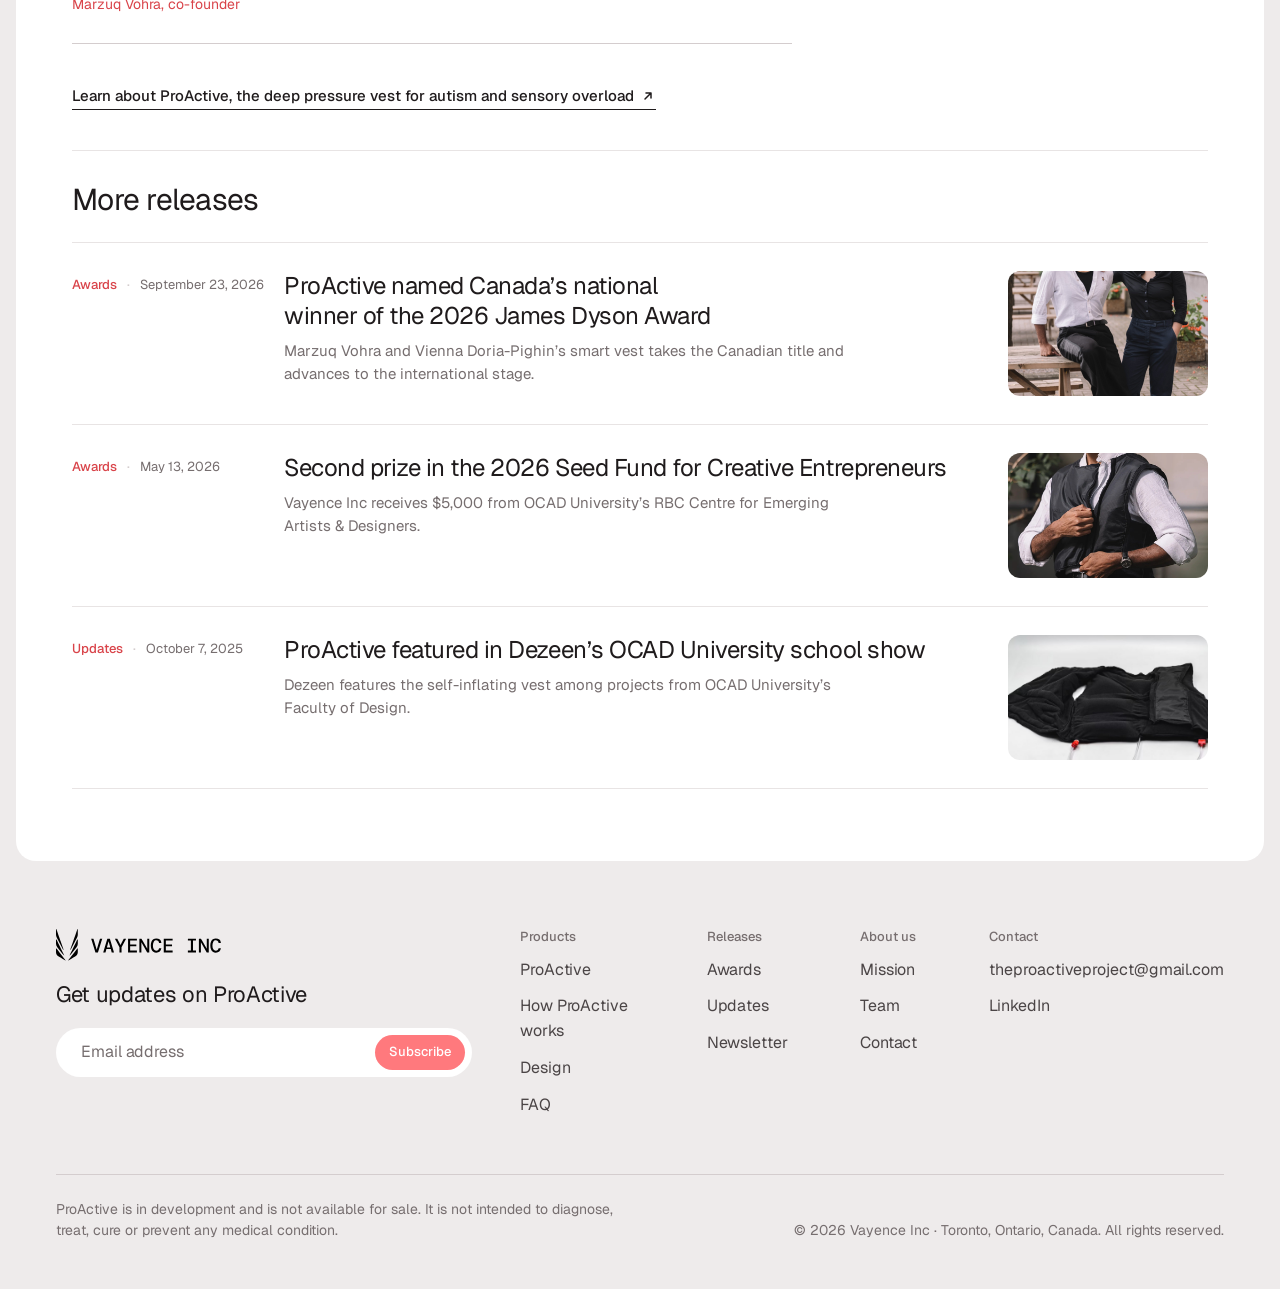
<file: releases/startupfest-2026.html>
<!doctype html>
<html lang="en-CA">
<head>
  <meta charset="utf-8">
  <meta name="viewport" content="width=device-width, initial-scale=1">
  <!-- generated by scripts/build-releases.js from assets/data/posts.json; edit there -->
  <base href="../">
  <title>Vayence at Startupfest 2026 in Montreal — Vayence Inc</title>
  <meta name="description" content="Our first conference as a company — and a place among the finalists for one of the event’s prizes.">
  <meta name="robots" content="max-image-preview:large">
  <link rel="canonical" href="https://www.vayence.ca/releases/startupfest-2026.html">
  <meta property="og:type" content="article">
  <meta property="og:site_name" content="Vayence Inc">
  <meta property="og:locale" content="en_CA">
  <meta property="og:url" content="https://www.vayence.ca/releases/startupfest-2026.html">
  <meta property="og:title" content="Vayence at Startupfest 2026 in Montreal">
  <meta property="og:description" content="Our first conference as a company — and a place among the finalists for one of the event’s prizes.">
  <meta property="og:image" content="https://www.vayence.ca/assets/img/startupfest-2026.jpg">
  <meta property="og:image:alt" content="Marzuq Vohra and Vienna Doria-Pighin at Startupfest 2026">
  <meta property="article:published_time" content="2026-07-10">
  <meta property="article:section" content="Updates">
  <meta name="twitter:card" content="summary_large_image">
  <meta name="theme-color" content="#ffffff">
  <link rel="icon" href="favicon.ico" sizes="any">
  <link rel="icon" href="favicon.svg" type="image/svg+xml">
  <link rel="apple-touch-icon" href="apple-touch-icon.png">
  <link rel="manifest" href="site.webmanifest">
  <script type="application/ld+json">{"@context":"https://schema.org","@graph":[{"@type":"NewsArticle","@id":"https://www.vayence.ca/releases/startupfest-2026.html#article","headline":"Vayence at Startupfest 2026 in Montreal","description":"Our first conference as a company — and a place among the finalists for one of the event’s prizes.","image":["https://www.vayence.ca/assets/img/startupfest-2026.jpg"],"datePublished":"2026-07-10","articleSection":"Updates","inLanguage":"en-CA","about":{"@type":"Thing","name":"ProActive","url":"https://www.vayence.ca/proactive.html","description":"A self-inflating deep pressure vest for autistic people and others with sensory sensitivities, in development by Vayence Inc in Toronto."},"keywords":"Updates, ProActive, Vayence Inc, Toronto, autism, anxiety vest, sensory issues, sensory overload, deep pressure vest, wearable health, assistive technology, medical technology","isPartOf":{"@type":"WebSite","@id":"https://www.vayence.ca/#website","name":"Vayence Inc","url":"https://www.vayence.ca/"},"mainEntityOfPage":"https://www.vayence.ca/releases/startupfest-2026.html","author":{"@type":"Organization","@id":"https://www.vayence.ca/#org","name":"Vayence Inc","alternateName":"Vayence","url":"https://www.vayence.ca/","logo":"https://www.vayence.ca/assets/img/icon-512.png","address":{"@type":"PostalAddress","addressLocality":"Toronto","addressRegion":"ON","addressCountry":"CA"}},"publisher":{"@type":"Organization","@id":"https://www.vayence.ca/#org","name":"Vayence Inc","alternateName":"Vayence","url":"https://www.vayence.ca/","logo":"https://www.vayence.ca/assets/img/icon-512.png","address":{"@type":"PostalAddress","addressLocality":"Toronto","addressRegion":"ON","addressCountry":"CA"}}},{"@type":"BreadcrumbList","itemListElement":[{"@type":"ListItem","position":1,"name":"Home","item":"https://www.vayence.ca/"},{"@type":"ListItem","position":2,"name":"Releases","item":"https://www.vayence.ca/releases.html"},{"@type":"ListItem","position":3,"name":"Vayence at Startupfest 2026 in Montreal","item":"https://www.vayence.ca/releases/startupfest-2026.html"}]}]}</script>
  <link rel="preconnect" href="https://fonts.googleapis.com">
  <link rel="preconnect" href="https://fonts.gstatic.com" crossorigin>
  <link href="https://fonts.googleapis.com/css2?family=Geist:wght@400;500;700&display=swap" rel="stylesheet">
  <link rel="stylesheet" href="styles.css">
</head>
<body data-page="releases">
  <div class="page">

    <!-- Header and footer are rendered by main.js from one site map -->
    <header class="header" id="top" data-site-header></header>

    <main class="subpage">
      <section class="section section--white">
        <article class="post-view"><a class="post-view__back" href="releases.html#updates"><svg class="i" width="24" height="24" viewBox="0 0 24 24" fill="none" stroke="currentColor" stroke-width="1.75" stroke-linecap="round" stroke-linejoin="round" aria-hidden="true"><path d="m12 19-7-7 7-7"/><path d="M19 12H5"/></svg>Back to Updates</a><header class="post-view__head"><p class="post-card__meta"><span class="tag">Updates</span><time datetime="2026-07-10">July 2026</time></p><h1 class="post-view__title">Vayence at Startupfest 2026 in Montreal</h1><p class="statement">Our first conference as a company — and a place among the finalists for one of the event’s prizes.</p></header><figure class="post-view__media"><img src="assets/img/startupfest-2026.jpg" alt="Marzuq Vohra and Vienna Doria-Pighin at Startupfest 2026" fetchpriority="high" style="object-position:50% 20%"></figure><div class="post-view__body"><p>In July, Marzuq Vohra and Vienna Doria-Pighin attended Startupfest in Montreal, their first conference representing Vayence Inc.</p><p>It was an opportunity to meet founders, investors and builders from across Canada, hear about ventures emerging in the startup ecosystem, and share more about what the team is building.</p><p>Vayence was also selected as a finalist for one of the event’s prizes. The team did not take home the award, but being recognized at their first conference as a company was a milestone they were proud of.</p><p>The team left Montreal energized, grateful for the experience, and even more committed to the work ahead.</p><figure class="quote"><blockquote class="quote__text">“A memorable first conference for Vayence, hopefully the first of many.”</blockquote><figcaption class="small quote__cite">Marzuq Vohra, co-founder</figcaption></figure></div><p class="post-view__product"><a class="text-link" href="proactive.html">Learn about ProActive, the deep pressure vest for autism and sensory overload<img src="assets/icons/arrow-ink.svg" width="16" height="16" alt=""></a></p><div class="post-view__more"><h2 class="h3">More releases</h2><div class="post-list"><a class="post-row" href="releases/james-dyson-award-2026-canada.html"><p class="post-row__meta"><span class="tag">Awards</span><span>September 23, 2026</span></p><div class="post-row__text"><h2 class="post-row__title">ProActive named Canada’s national winner of the 2026 James Dyson Award</h2><p class="post-row__excerpt">Marzuq Vohra and Vienna Doria-Pighin’s smart vest takes the Canadian title and advances to the international stage.</p></div><figure class="post-row__media"><img src="assets/img/releases/james-dyson-award-2026-canada-mvsiryxfc.jpg" alt="" loading="lazy"></figure></a><a class="post-row" href="releases/rbc-cead-seed-fund-2026.html"><p class="post-row__meta"><span class="tag">Awards</span><span>May 13, 2026</span></p><div class="post-row__text"><h2 class="post-row__title">Second prize in the 2026 Seed Fund for Creative Entrepreneurs</h2><p class="post-row__excerpt">Vayence Inc receives $5,000 from OCAD University’s RBC Centre for Emerging Artists &amp; Designers.</p></div><figure class="post-row__media"><img src="assets/img/hero-visual.jpg" alt="" loading="lazy"></figure></a><a class="post-row" href="releases/dezeen-ocad-school-show-2025.html"><p class="post-row__meta"><span class="tag">Updates</span><span>October 7, 2025</span></p><div class="post-row__text"><h2 class="post-row__title">ProActive featured in Dezeen’s OCAD University school show</h2><p class="post-row__excerpt">Dezeen features the self-inflating vest among projects from OCAD University’s Faculty of Design.</p></div><figure class="post-row__media"><img src="assets/img/dezeen-vest.jpg" alt="" loading="lazy"></figure></a></div></div></article>
      </section>
    </main>

    <footer class="footer" data-site-footer></footer>

  </div>
  <script src="main.js"></script>
</body>
</html>
</file>
<file: styles.css>
/* Vayence Inc — tokens from Figma (v2) */
:root {
  --bg: #ffffff;
  --surface: #f7f6f6;
  --surface-2: #eeebeb;
  --surface-3: #e5e1e1; /* a step darker than the page, for inset panels */
  --ink: #1f1b1c;
  --ink-2: #4b4546;
  --muted: #766e6f;
  --line: #e8e4e4;
  --line-strong: #d4cdce;
  --brand: #ff797d;
  --brand-hover: #f6666b;
  --brand-ink: #d9444a;
  --brand-soft: #ffefef;
  --white: #ffffff;

  --font: "Geist", ui-sans-serif, system-ui, -apple-system, "Segoe UI", sans-serif;

  /* corner radii */
  --r-xl: 20px;  /* sections, video cards */
  --r-lg: 16px;  /* cards, photos */
  --r-md: 12px;  /* rows, inner cards */
  --r-sm: 10px;  /* icon boxes, fields, chips with corners */

  --pad-x: 56px;
  --pad-y: 72px;
  --gap: 12px;
  --inset: 48px; /* content inset inside full-bleed video cards */
}

*,
*::before,
*::after { box-sizing: border-box; }

html { scroll-behavior: smooth; scroll-padding-top: 96px; }

body {
  margin: 0;
  overflow-x: clip;
  background: var(--surface-2);
  color: var(--ink);
  font-family: var(--font);
  font-size: 16px;
  line-height: 1.55;
  -webkit-font-smoothing: antialiased;
  -moz-osx-font-smoothing: grayscale;
  text-rendering: optimizeLegibility;
}

img { display: block; max-width: 100%; }
[hidden] { display: none !important; }
h1, h2, h3, p, ol, ul, dl, dd, figure, figcaption, blockquote { margin: 0; padding: 0; }
ol, ul { list-style: none; }
a { color: inherit; text-decoration: none; }
button, input, select, textarea { font: inherit; color: inherit; }

/* ---------- Type styles ---------- */
.display { font-size: 96px; font-weight: 400; line-height: 0.96; letter-spacing: -0.045em; }
.display, .h2, .h3, .sensory__title { text-wrap: balance; }
.statement, .lead { text-wrap: pretty; }
.h2      { font-size: 56px; font-weight: 400; line-height: 1.05; letter-spacing: -0.035em; }
.h3      { font-size: 30px; font-weight: 400; line-height: 1.15; letter-spacing: -0.025em; }
.title   { font-size: 22px; font-weight: 400; line-height: 1.25; letter-spacing: -0.015em; }
.title-s { font-size: 18px; font-weight: 500; line-height: 1.3;  letter-spacing: -0.01em; }
.lead    { font-size: 20px; font-weight: 400; line-height: 1.5;  letter-spacing: -0.01em; color: var(--ink-2); }
.body    { font-size: 16px; font-weight: 400; line-height: 1.55; letter-spacing: -0.005em; }
.small   { font-size: 14px; font-weight: 400; line-height: 1.5; }
.label   { font-size: 13px; font-weight: 500; line-height: 1.3; }
.mission { font-size: 44px; font-weight: 400; line-height: 1.18; letter-spacing: -0.03em; color: var(--muted); }
.mission span { color: var(--ink); }

/* Two-tone editorial statement: ink lead-in, muted continuation */
.statement {
  max-width: 860px;
  font-size: 30px;
  font-weight: 400;
  line-height: 1.22;
  letter-spacing: -0.025em;
  color: var(--ink);
}
.statement--lg { max-width: 900px; font-size: 34px; line-height: 1.18; letter-spacing: -0.028em; }
.statement .muted { color: #a39b9c; }
.eyebrow {
  display: inline-flex;
  align-items: center;
  align-self: start;
  gap: 8px;
  font-size: 14px;
  line-height: 1.5;
  color: var(--muted);
}

/* Lucide icons, inlined so they take currentColor */
.i { display: block; width: 1em; height: 1em; flex-shrink: 0; }

.muted { color: var(--muted); }
.ink-2 { color: var(--ink-2); }
.brand-ink { color: var(--brand-ink); }

/* ---------- Layout ---------- */
.page {
  max-width: 1440px;
  margin: 0 auto;
  padding: 16px;
  display: flex;
  flex-direction: column;
  gap: var(--gap);
}

main { display: flex; flex-direction: column; gap: var(--gap); }

.section {
  border-radius: var(--r-xl);
  padding: var(--pad-y) var(--pad-x);
  display: flex;
  flex-direction: column;
  gap: 56px;
}
.section--white { background: var(--bg); }

.section__head {
  display: flex;
  align-items: flex-end;
  justify-content: space-between;
  gap: 40px;
}
.section__title {
  display: flex;
  flex-direction: column;
  align-items: flex-start;
  gap: 24px;
  max-width: 700px;
}
.section__lead { max-width: 420px; flex-shrink: 0; }
.section__lead--wide { max-width: 460px; }

/* Label column + body column, separated from what's above by a hairline */
.split {
  display: grid;
  grid-template-columns: minmax(0, 1fr) minmax(0, 1.5fr);
  gap: 48px;
  padding-top: 32px;
  border-top: 1px solid var(--line);
}
.split__body { display: flex; flex-direction: column; align-items: flex-start; gap: 32px; }
/* a split that opens its section needs no divider above it */
.section > .split:first-child { padding-top: 0; border-top: 0; }

.grid { display: grid; gap: var(--gap); }
.grid--2 { grid-template-columns: repeat(2, 1fr); }
.grid--3 { grid-template-columns: repeat(3, 1fr); }

/* ---------- Components ---------- */
.chip {
  display: inline-flex;
  align-items: center;
  font-size: 13px;
  font-weight: 500;
  line-height: 1.3;
  letter-spacing: .01em;
  color: var(--brand-ink);
  white-space: nowrap;
}

.btn {
  display: inline-flex;
  align-items: center;
  gap: 8px;
  padding: 14px 22px;
  border: 0;
  border-radius: 999px;
  font-size: 15px;
  font-weight: 500;
  line-height: 1.3;
  letter-spacing: -0.005em;
  white-space: nowrap;
  cursor: pointer;
  transition: background-color .2s ease, border-color .2s ease, transform .2s ease;
}
.btn img { transition: transform .2s ease; }
.btn:hover img { transform: translate(2px, -2px); }
.btn:focus-visible,
.nav__item:focus-visible,
.link-pill:focus-visible { outline: 2px solid var(--brand-ink); outline-offset: 2px; }

.btn--primary { background: var(--brand); color: var(--white); }
.btn--primary:hover { background: var(--brand-hover); }
.btn--secondary { background: var(--bg); color: var(--ink); border: 1px solid var(--line-strong); padding: 14px 22px; }
.btn--secondary:hover { border-color: var(--ink); }
.btn--dark { background: var(--ink); color: var(--white); }
.btn--dark:hover { background: #3a3435; }
.btn--s { padding: 9px 14px; font-size: 13px; letter-spacing: 0; }

/* a primary + secondary pair; on phones they stack full width (see the 720px block) */
.actions { display: flex; flex-wrap: wrap; align-items: center; gap: 12px; }

/* ---------- Header ----------
   Frosted bar floating over the hero video. JS sets --p from 0 (over the
   video: clear glass, white logo) to 1 (scrolled past it: white bar, ink). */
.header {
  --p: 1;
  --q: 1; /* foreground (logo, text) — flips faster than the glass fills in */
  position: fixed;
  top: 28px;
  left: 0;
  right: 0;
  z-index: 50;
  width: min(1384px, calc(100% - 56px));
  margin: 0 auto;
  display: flex;
  flex-wrap: wrap;
  align-items: center;
  justify-content: space-between;
  column-gap: 20px;
  padding: 6px 6px 6px 18px;
  background: rgb(255 255 255 / calc(.1 + .78 * var(--p)));
  -webkit-backdrop-filter: blur(18px) saturate(160%);
  backdrop-filter: blur(18px) saturate(160%);
  border-radius: 14px;
  box-shadow: 0 8px 30px rgb(31 27 28 / calc(.08 * var(--p)));
}
.header.is-open,
.header.has-panel { --p: 1 !important; --q: 1 !important; }

.logo { display: block; flex-shrink: 0; }
/* the logo is dark artwork: flatten to black, then invert towards white */
.logo img { width: 124px; height: auto; filter: brightness(0) invert(calc(1 - var(--q))); }

/* Top-level items: label + chevron; underline on hover, panel on click */
.nav { display: flex; align-items: center; gap: 8px; }
.nav__item {
  display: inline-flex;
  align-items: center;
  gap: 4px;
  padding: 8px 10px;
  border: 0;
  background: none;
  color: color-mix(in srgb, var(--ink-2) calc(var(--q) * 100%), #fff);
  font-size: 14px;
  line-height: 1.3;
  letter-spacing: -0.005em;
  white-space: nowrap;
  cursor: pointer;
}
.nav__label { position: relative; }
.nav__label::after {
  content: "";
  position: absolute;
  left: 0;
  right: 0;
  bottom: -3px;
  height: 1.5px;
  border-radius: 1px;
  background: currentColor;
  transform: scaleX(0);
  transform-origin: left;
  transition: transform .3s cubic-bezier(.2, .7, .2, 1);
}
.nav__item:hover,
.nav__item[aria-expanded="true"],
.nav__item[aria-current="page"] { color: color-mix(in srgb, var(--ink) calc(var(--q) * 100%), #fff); }
.nav__item:hover .nav__label::after,
.nav__item[aria-expanded="true"] .nav__label::after,
.nav__item[aria-current="page"] .nav__label::after { transform: scaleX(1); }
.nav__chevron { width: 14px; height: 14px; transition: transform .3s cubic-bezier(.2, .7, .2, 1); }
.nav__item[aria-expanded="true"] .nav__chevron { transform: rotate(180deg); }

/* Dropdown panel: drops down from under the bar */
.nav__panel {
  position: absolute;
  top: calc(100% + 8px);
  left: 0;
  right: 0;
  display: grid;
  grid-template-columns: minmax(0, 1fr) minmax(0, 2fr);
  gap: 32px;
  padding: 28px;
  background: rgb(255 255 255 / .94);
  -webkit-backdrop-filter: blur(18px) saturate(160%);
  backdrop-filter: blur(18px) saturate(160%);
  border-radius: 14px;
  box-shadow: 0 18px 50px rgb(31 27 28 / .12);
  opacity: 0;
  visibility: hidden;
  clip-path: inset(0 0 100% 0 round 14px);
  transform: translateY(-6px);
  transition: clip-path .45s cubic-bezier(.2, .7, .2, 1), opacity .25s ease, transform .45s cubic-bezier(.2, .7, .2, 1), visibility .45s;
}
.nav__group.is-open .nav__panel {
  opacity: 1;
  visibility: visible;
  clip-path: inset(0 0 0 0 round 14px);
  transform: none;
}
.nav__intro { display: flex; flex-direction: column; align-items: flex-start; gap: 10px; padding: 8px 0; }
.nav__kicker { font-size: 13px; font-weight: 500; color: var(--brand-ink); }
.nav__blurb { max-width: 300px; font-size: 22px; line-height: 1.25; letter-spacing: -0.015em; color: var(--ink); }
.nav__all {
  display: inline-flex;
  align-items: center;
  gap: 6px;
  margin-top: auto;
  font-size: 14px;
  font-weight: 500;
  color: var(--ink);
}
.nav__all .i { width: 16px; height: 16px; transition: transform .2s ease; }
.nav__all:hover .i { transform: translateX(3px); }
/* one row, as many equal columns as the menu has links */
.nav__links { display: grid; grid-auto-flow: column; grid-auto-columns: minmax(0, 1fr); gap: 0 28px; align-content: start; }
.nav__link {
  display: flex;
  flex-direction: column;
  gap: 4px;
  padding: 16px 0 6px;
  border-top: 1px solid var(--line);
}
.nav__link-title { font-size: 15px; font-weight: 500; color: var(--ink); transition: color .2s ease; }
.nav__link-desc { font-size: 13px; line-height: 1.4; color: var(--muted); }
.nav__link:hover .nav__link-title,
.nav__link:focus-visible .nav__link-title { color: var(--brand-ink); }
.nav__link:focus-visible { outline: none; }

.header__actions { display: flex; align-items: center; gap: 6px; }

.menu-toggle {
  display: none;
  position: relative;
  width: 38px;
  height: 38px;
  flex-shrink: 0;
  border: 0;
  border-radius: 999px;
  background: rgb(255 255 255 / calc(.18 + .62 * var(--p)));
  cursor: pointer;
}
.menu-toggle:focus-visible { outline: 2px solid var(--brand-ink); outline-offset: 2px; }
.menu-toggle span {
  position: absolute;
  left: 12px;
  width: 14px;
  height: 1.5px;
  border-radius: 2px;
  background: color-mix(in srgb, var(--ink) calc(var(--q) * 100%), #fff);
  transition: transform .35s cubic-bezier(.2, .7, .2, 1), opacity .2s ease;
}
.menu-toggle span:nth-child(1) { top: 13.25px; }
.menu-toggle span:nth-child(2) { top: 18.25px; }
.menu-toggle span:nth-child(3) { top: 23.25px; }
.menu-toggle:hover span:nth-child(1) { transform: translateY(-1.5px); }
.menu-toggle:hover span:nth-child(3) { transform: translateY(1.5px); }
.menu-toggle[aria-expanded="true"] span:nth-child(1) { transform: translateY(5px) rotate(45deg); }
.menu-toggle[aria-expanded="true"] span:nth-child(2) { opacity: 0; transform: scaleX(0); }
.menu-toggle[aria-expanded="true"] span:nth-child(3) { transform: translateY(-5px) rotate(-45deg); }

/* ---------- Videos ---------- */
.video__media {
  position: absolute;
  inset: 0;
  width: 100%;
  height: 100%;
  object-fit: cover;
}

.video-block {
  position: relative;
  overflow: hidden;
  width: 100%;
  aspect-ratio: 16 / 9;
  /* fill the first screen; the header floats on top */
  max-height: calc(100vh - 32px);
  max-height: calc(100svh - 32px);
  border-radius: var(--r-xl);
  background: var(--ink);
  isolation: isolate;
}
/* darken the bright studio wall so the white marks stay legible */
.hero-video::after {
  content: "";
  position: absolute;
  inset: 0;
  pointer-events: none;
  background:
    linear-gradient(90deg, rgba(31, 27, 28, .55) 0%, rgba(31, 27, 28, .2) 45%, rgba(31, 27, 28, 0) 70%),
    linear-gradient(180deg, rgba(31, 27, 28, .3) 0%, rgba(31, 27, 28, 0) 25%),
    linear-gradient(0deg, rgba(31, 27, 28, .3) 0%, rgba(31, 27, 28, 0) 30%);
}
.hero-video__award,
.hero-video__brand {
  position: absolute;
  z-index: 1;
  filter: drop-shadow(0 2px 16px rgba(0, 0, 0, .25));
}
.hero-video__award {
  left: var(--inset);
  bottom: var(--inset);
  width: clamp(120px, 20vw, 300px);
  height: auto;
}
.hero-video__brand {
  right: var(--inset);
  bottom: var(--inset);
  display: flex;
  align-items: center;
  gap: 8px;
  color: var(--white);
  font-size: 16px;
  font-weight: 400;
  line-height: 1;
  letter-spacing: -0.01em;
  white-space: nowrap;
}
.hero-video__mark { width: 20px; height: 20px; }

/* ---------- Hero: title | statement, then labelled rows ---------- */
.intro__head {
  display: grid;
  grid-template-columns: minmax(0, 1fr) minmax(0, 1.5fr);
  gap: 48px;
  align-items: start;
}
.intro__title {
  font-size: clamp(40px, 4.3vw, 62px);
  font-weight: 400;
  line-height: 1.02;
  letter-spacing: -0.04em;
}
/* two fixed lines on wide screens */
.intro__title span { display: block; white-space: nowrap; }
.intro__lead { display: flex; flex-direction: column; align-items: flex-start; gap: 20px; }
.intro__lead > .small { max-width: 560px; color: var(--ink-2); }
.intro__lead .actions { margin-top: 8px; }

.rows { border-top: 1px solid var(--line); }
.row {
  display: grid;
  grid-template-columns: minmax(0, 1fr) minmax(0, 1.5fr);
  gap: 48px;
  align-items: baseline;
  padding: 28px 0;
  border-bottom: 1px solid var(--line);
}
.row__body { display: flex; flex-direction: column; gap: 6px; }
.row__label {
  display: inline-flex;
  align-items: center;
  gap: 8px;
  font-size: 14px;
  line-height: 1.4;
  color: var(--ink-2);
}
.row__label .i { width: 15px; height: 15px; color: var(--brand-ink); }
.row__title { font-size: 22px; line-height: 1.3; letter-spacing: -0.015em; }
.row__desc { max-width: 620px; font-size: 16px; line-height: 1.55; color: var(--muted); }

/* highlighted row breaks out slightly past the content edge */
.row--feature {
  align-items: stretch;
  margin: 8px -32px;
  padding: 32px;
  border-bottom: 0;
  border-radius: var(--r-xl);
  background: var(--surface);
}
.row:has(+ .row--feature),
.row:last-child { border-bottom: 0; }
.row__aside { display: flex; flex-direction: column; align-items: flex-start; gap: 24px; }
.row__photo {
  position: relative;
  width: 100%;
  max-width: 360px;
  aspect-ratio: 3 / 2;
  overflow: hidden;
  border-radius: var(--r-lg);
  background: var(--ink);
}
.row__photo img { width: 100%; height: 100%; object-fit: cover; }
.row__photo figcaption {
  position: absolute;
  left: 10px;
  bottom: 10px;
  padding: 6px 10px;
  border-radius: 999px;
  background: rgb(255 255 255 / .85);
  -webkit-backdrop-filter: blur(10px);
  backdrop-filter: blur(10px);
}
.row--feature .row__body { justify-content: flex-start; }
.row__stat {
  display: flex;
  align-items: flex-start;
  gap: 8px;
  margin-top: 24px;
  font-size: 88px;
  line-height: 1;
  letter-spacing: -0.045em;
}
.row__stat .small { margin-top: 10px; letter-spacing: 0; color: var(--muted); }
.row__foot {
  display: flex;
  align-items: flex-end;
  justify-content: space-between;
  gap: 32px;
  margin-top: auto;
  padding-top: 24px;
}
.row__foot .small { max-width: 460px; color: var(--muted); }

/* ---------- Media cards: full-width dark card over a video or photo ---------- */
.media-card {
  position: relative;
  overflow: hidden;
  isolation: isolate;
  display: grid;
  gap: 32px;
  width: 100%;
  aspect-ratio: 16 / 9;
  min-height: 560px;
  max-height: calc(100vh - 32px);
  max-height: calc(100svh - 32px);
  padding: var(--inset);
  border-radius: var(--r-xl);
  background: var(--ink);
  color: var(--white);
}
.media-card::after {
  content: "";
  position: absolute;
  inset: 0;
  z-index: -1;
  pointer-events: none;
}
.media-card > .video__media,
.media-card__bg {
  position: absolute;
  inset: 0;
  z-index: -2;
  width: 100%;
  height: 100%;
  max-width: none;
  object-fit: cover;
}
.media-card__title {
  font-size: 56px;
  font-weight: 400;
  line-height: 1.05;
  letter-spacing: -0.035em;
  text-wrap: balance;
}

/* sensory overwhelm: title top-left, triggers bottom-right */
.sensory { grid-template-columns: minmax(0, 1fr) auto; grid-template-rows: 1fr auto; }
.sensory .video__media { filter: saturate(.6) brightness(.85); }
.sensory::after {
  background:
    linear-gradient(180deg, rgba(18, 15, 16, .78) 0%, rgba(18, 15, 16, .55) 45%, rgba(18, 15, 16, .85) 100%);
}
.sensory__title {
  grid-column: 1 / -1;
  align-self: start;
  max-width: 720px;
  font-size: 56px;
  font-weight: 400;
  line-height: 1.05;
  letter-spacing: -0.035em;
}
.sensory__title span { color: rgba(255, 255, 255, .55); }
.sensory__label {
  align-self: end;
  display: inline-flex;
  align-items: center;
  gap: 8px;
  color: rgba(255, 255, 255, .6);
}
/* stretch so every divider runs the same height; content stays top-aligned */
.sensory__stats { display: flex; align-items: stretch; align-self: end; }
.stat {
  display: flex;
  flex-direction: column;
  gap: 6px;
  width: 190px;
  padding: 0 24px;
  border-left: 1px solid rgba(255, 255, 255, .28);
}

.stat__title { font-size: 32px; line-height: 1.1; letter-spacing: -0.03em; }
.stat__desc { font-size: 13px; line-height: 1.45; color: rgba(255, 255, 255, .7); }

/* ---------- How it works ---------- */
.step__top { display: flex; }
.step__num { font-size: 13px; font-weight: 500; color: var(--muted); }
.step {
  display: flex;
  flex-direction: column;
  justify-content: space-between;
  gap: 40px;
  min-height: 340px;
  padding: 32px;
  background: var(--bg);
  border-radius: var(--r-lg);
}
.step__text { display: flex; flex-direction: column; gap: 12px; }

/* ---------- Recognition: photo card, awards bottom-left ---------- */
.awards-card { grid-template-columns: minmax(0, 1fr); grid-template-rows: auto 1fr; }
.awards-card .media-card__bg { object-position: 50% 12%; }
.awards-card::after {
  background:
    linear-gradient(0deg, rgba(18, 15, 16, .88) 0%, rgba(18, 15, 16, .35) 55%, rgba(18, 15, 16, .55) 100%),
    linear-gradient(90deg, rgba(18, 15, 16, .55) 0%, rgba(18, 15, 16, 0) 60%);
}
.awards-card__head { display: flex; flex-direction: column; align-items: flex-start; gap: 20px; max-width: 640px; }
.awards-card__lead { max-width: 420px; font-size: 18px; line-height: 1.5; color: rgba(255, 255, 255, .72); }
.chip--glass { color: rgba(255, 255, 255, .7); }
.awards-list { align-self: end; width: min(640px, 100%); }
.awards-list li {
  display: flex;
  align-items: center;
  gap: 20px;
  padding: 16px 0;
  border-top: 1px solid rgba(255, 255, 255, .22);
}
.awards-list h3 { font-size: 20px; font-weight: 400; line-height: 1.3; letter-spacing: -0.015em; }
.awards-list p { margin-top: 2px; font-size: 13px; line-height: 1.45; color: rgba(255, 255, 255, .65); }
.awards-list__logo {
  display: flex;
  align-items: center;
  justify-content: flex-start;
  flex: 0 0 72px;
  height: 44px;
}
.awards-list__logo img { width: auto; height: auto; max-width: 72px; max-height: 40px; }
.awards-list__text { flex: 1; min-width: 0; }
.awards-list__year {
  flex-shrink: 0;
  font-size: 28px;
  line-height: 1;
  letter-spacing: -0.03em;
  color: var(--white);
}

/* ---------- Partners: logo marquee ---------- */
.partners { overflow: hidden; }
.marquee {
  margin-inline: calc(-1 * var(--pad-x));
  overflow: hidden;
  -webkit-mask-image: linear-gradient(90deg, transparent, #000 10%, #000 90%, transparent);
  mask-image: linear-gradient(90deg, transparent, #000 10%, #000 90%, transparent);
}
.marquee__track {
  display: flex;
  width: max-content;
  animation: marquee 40s linear infinite;
}
.marquee:hover .marquee__track { animation-play-state: paused; }
.marquee__group { display: flex; align-items: center; gap: 88px; padding-right: 88px; }
.marquee__group img { width: auto; height: auto; max-width: 190px; max-height: 52px; }
@keyframes marquee { to { transform: translateX(-50%); } }

/* ---------- Releases ---------- */
.posts { display: grid; grid-template-columns: repeat(3, minmax(0, 1fr)); gap: var(--gap); }
.post-card {
  display: flex;
  flex-direction: column;
  overflow: hidden;
  border-radius: var(--r-lg);
  background: var(--surface);
  transition: background-color .25s ease;
}
.post-card:hover { background: var(--surface-2); }
.post-card__media { aspect-ratio: 16 / 10; overflow: hidden; background: var(--ink); }
.post-card__media img { width: 100%; height: 100%; object-fit: cover; transition: transform .6s cubic-bezier(.2, .7, .2, 1); }
.post-card:hover .post-card__media img { transform: scale(1.03); }
.post-card__body { display: flex; flex-direction: column; flex: 1; gap: 10px; padding: 22px 24px 24px; }
.post-card__meta { display: flex; align-items: center; gap: 10px; font-size: 13px; color: var(--muted); }
.tag { color: var(--brand-ink); font-size: 13px; font-weight: 500; }
.tag::after { content: "·"; margin-left: 10px; color: var(--line-strong); }
.post-card__title { font-size: 22px; font-weight: 400; line-height: 1.25; letter-spacing: -0.015em; text-wrap: balance; }
.post-card__excerpt { font-size: 15px; line-height: 1.5; color: var(--muted); }
.post-card__more {
  display: inline-flex;
  align-items: center;
  gap: 6px;
  margin-top: auto;
  padding-top: 8px;
  font-size: 14px;
  font-weight: 500;
  color: var(--ink);
}
.post-card__more .i { width: 16px; height: 16px; transition: transform .2s ease; }
.post-card:hover .post-card__more .i { transform: translateX(3px); }
/* ---------- Releases page: one stacked section per category ---------- */
.release-group { gap: 32px; }
.post-list__empty { padding: 28px 0; border-bottom: 1px solid var(--line); font-size: 16px; color: var(--muted); }

/* plain text link with an arrow, for secondary "see more" actions */
.text-link {
  display: inline-flex;
  align-items: center;
  gap: 6px;
  padding-bottom: 2px;
  border-bottom: 1px solid currentColor;
  font-size: 15px;
  font-weight: 500;
  color: var(--ink);
  white-space: nowrap;
  transition: color .2s ease;
}
.text-link img { transition: transform .2s ease; }
.text-link:hover { color: var(--brand-ink); }
.text-link:hover img { transform: translate(2px, -2px); }

.post-list { border-top: 1px solid var(--line); }
.post-row {
  display: grid;
  grid-template-columns: 180px minmax(0, 1fr) 200px;
  gap: 32px;
  align-items: start;
  padding: 28px 0;
  border-bottom: 1px solid var(--line);
}
.post-row__meta { display: flex; align-items: center; gap: 10px; padding-top: 4px; font-size: 13px; color: var(--muted); white-space: nowrap; }
.post-row__text { display: flex; flex-direction: column; gap: 8px; }
.post-row__title { font-size: 24px; font-weight: 400; line-height: 1.25; letter-spacing: -0.02em; text-wrap: balance; transition: color .2s ease; }
.post-row__excerpt { max-width: 560px; font-size: 15px; line-height: 1.55; color: var(--muted); }
.post-row__media { aspect-ratio: 16 / 10; overflow: hidden; border-radius: var(--r-md); background: var(--ink); }
.post-row__media img { width: 100%; height: 100%; object-fit: cover; transition: transform .6s cubic-bezier(.2, .7, .2, 1); }
.post-row:hover .post-row__title { color: var(--brand-ink); }
.post-row:hover .post-row__media img { transform: scale(1.04); }

.post-view { display: flex; flex-direction: column; gap: 40px; }
.post-view__back {
  display: inline-flex;
  align-items: center;
  gap: 6px;
  align-self: flex-start;
  font-size: 14px;
  font-weight: 500;
  color: var(--ink-2);
}
.post-view__back .i { width: 16px; height: 16px; }
.post-view__head { display: flex; flex-direction: column; gap: 16px; max-width: 880px; }
.post-view__title { font-size: clamp(36px, 4.4vw, 60px); font-weight: 400; line-height: 1.04; letter-spacing: -0.04em; text-wrap: balance; }
.post-view__media { aspect-ratio: 16 / 8; overflow: hidden; border-radius: var(--r-lg); background: var(--ink); }
.post-view__media img { width: 100%; height: 100%; object-fit: cover; object-position: 50% 25%; }
.post-view__body { display: flex; flex-direction: column; gap: 20px; max-width: 720px; font-size: 18px; line-height: 1.6; color: var(--ink-2); }
/* what the releases editor can write: headings, lists, links, quotes and pictures */
.post-view__body h2 { margin-top: 16px; font-size: 30px; font-weight: 400; line-height: 1.2; letter-spacing: -0.02em; color: var(--ink); }
.post-view__body h3 { margin-top: 8px; font-size: 22px; font-weight: 500; line-height: 1.3; letter-spacing: -0.01em; color: var(--ink); }
.post-view__body ul, .post-view__body ol { display: flex; flex-direction: column; gap: 8px; padding-left: 1.3em; }
.post-view__body ul { list-style: disc; }
.post-view__body ol { list-style: decimal; }
.post-view__body li::marker { color: var(--muted); }
.post-view__body a { color: var(--ink); text-decoration: underline; text-decoration-color: var(--line-strong); text-underline-offset: 3px; }
.post-view__body a:hover { text-decoration-color: currentColor; }
.post-view__body strong { font-weight: 700; color: var(--ink); }
.post-quote { padding-left: 20px; border-left: 2px solid var(--line-strong); font-size: 22px; line-height: 1.4; letter-spacing: -0.01em; color: var(--ink); }
.post-figure { display: flex; flex-direction: column; gap: 10px; margin: 8px 0; }
.post-figure img { width: 100%; height: auto; border-radius: var(--r-md); }
.post-figure figcaption { font-size: 14px; line-height: 1.5; color: var(--muted); }
.post-view .quote { flex-direction: column; align-items: flex-start; gap: 16px; padding: 28px 0; }
.post-view .quote__cite { flex-basis: auto; }
.post-videos { display: grid; grid-template-columns: repeat(3, minmax(0, 1fr)); gap: var(--gap); }
.post-video { display: flex; flex-direction: column; gap: 10px; }
.post-video__frame { position: relative; aspect-ratio: 16 / 9; overflow: hidden; border-radius: var(--r-md); background: var(--ink); }
.post-video__frame iframe { position: absolute; inset: 0; width: 100%; height: 100%; border: 0; }
.post-video figcaption { display: flex; justify-content: space-between; gap: 12px; font-size: 14px; color: var(--ink); }
.post-sources { display: flex; flex-wrap: wrap; gap: 12px 32px; }
.post-view__more { display: flex; flex-direction: column; gap: 24px; padding-top: 32px; border-top: 1px solid var(--line); }

.subscribe__form { display: flex; flex-direction: column; gap: 8px; width: min(440px, 100%); }
.subscribe__form .newsletter__form { background: var(--surface); }

/* ---------- FAQ (proactive.html): hairline rows that open in place ---------- */
.faq { border-top: 1px solid var(--line); }
.faq__item { border-bottom: 1px solid var(--line); }
.faq__q {
  display: flex;
  align-items: center;
  justify-content: space-between;
  gap: 24px;
  padding: 24px 0;
  list-style: none;
  cursor: pointer;
}
.faq__q::-webkit-details-marker { display: none; }
.faq__q h3 { font-size: 20px; font-weight: 400; line-height: 1.35; letter-spacing: -0.01em; color: var(--ink); transition: color .2s ease; }
.faq__q:hover h3 { color: var(--brand-ink); }
/* a thin plus that turns into a minus */
.faq__q::after {
  content: "";
  flex: 0 0 14px;
  height: 14px;
  background:
    linear-gradient(var(--ink-2), var(--ink-2)) center / 14px 1.5px no-repeat,
    linear-gradient(var(--ink-2), var(--ink-2)) center / 1.5px 14px no-repeat;
  transition: transform .25s ease;
}
.faq__item[open] .faq__q::after { background: linear-gradient(var(--ink-2), var(--ink-2)) center / 14px 1.5px no-repeat; }
.faq__a { max-width: 760px; padding: 0 0 28px; font-size: 17px; line-height: 1.65; color: var(--ink-2); }
.faq__a a { color: var(--ink); text-decoration: underline; text-decoration-color: var(--line-strong); text-underline-offset: 3px; }
@media (max-width: 720px) {
  .faq__q { padding: 20px 0; }
  .faq__q h3 { font-size: 17px; }
  .faq__a { font-size: 15px; }
}

/* ---------- Products: featured case study ---------- */
.case {
  display: grid;
  grid-template-columns: minmax(0, 1.15fr) minmax(0, 1fr);
  overflow: hidden;
  border-radius: var(--r-xl);
  background: var(--surface);
}
.case__media { display: block; min-height: 100%; overflow: hidden; background: var(--ink); }
.case__media img { width: 100%; height: 100%; min-height: 460px; object-fit: cover; transition: transform .8s cubic-bezier(.2, .7, .2, 1); }
.case:hover .case__media img { transform: scale(1.03); }
.case__body { display: flex; flex-direction: column; align-items: flex-start; gap: 20px; padding: 48px; }
.case__title { font-size: 56px; font-weight: 400; line-height: 1; letter-spacing: -0.04em; }
.case__lead { max-width: 480px; font-size: 17px; line-height: 1.55; color: var(--ink-2); }
.case__facts { align-self: stretch; margin: 8px 0 12px; }
.case__facts div { display: grid; grid-template-columns: 120px minmax(0, 1fr); gap: 16px; padding: 12px 0; border-top: 1px solid var(--line-strong); }
.case__facts dt { font-size: 13px; color: var(--muted); }
.case__facts dd { font-size: 15px; color: var(--ink); }

/* breadcrumb on the dark product card */
.crumbs { display: flex; align-items: center; gap: 8px; font-size: 13px; color: rgba(255, 255, 255, .6); }
.crumbs a { color: rgba(255, 255, 255, .85); transition: color .2s ease; }
.crumbs a:hover { color: var(--white); }
.crumbs [aria-current] { color: var(--white); }

/* ---------- Sub pages: clear the fixed header ---------- */
.subpage { padding-top: 76px; }
.product-hero .product-hero__head {
  grid-column: 1 / -1;
  align-self: start;
  display: flex;
  flex-direction: column;
  align-items: flex-start;
  gap: 20px;
  max-width: 640px;
}
.product-hero .sensory__stats { grid-column: 2; }

/* ---------- About ---------- */
.about-row { display: flex; gap: 64px; }
.about__head { flex: 0 0 400px; }
.about__body { flex: 1; min-width: 0; display: flex; flex-direction: column; gap: 32px; }
.about__intro { max-width: 640px; }

/* ---------- Team ---------- */
.member {
  display: flex;
  flex-direction: column;
  gap: 28px;
  padding: 32px;
  background: var(--surface);
  border-radius: var(--r-lg);
}
.member__header { display: flex; align-items: center; gap: 18px; }
.avatar {
  width: 88px;
  height: 88px;
  flex-shrink: 0;
  border-radius: 999px;
  object-fit: cover;
  background: var(--surface-2);
}
.member__name { flex: 1; min-width: 0; display: flex; flex-direction: column; gap: 4px; }
.link-pill {
  display: inline-flex;
  align-items: center;
  gap: 6px;
  padding: 9px 16px;
  flex-shrink: 0;
  border-radius: 999px;
  background: var(--bg);
  color: var(--ink);
  transition: background-color .2s ease;
}
.link-pill:hover { background: var(--surface-2); }

.career__row {
  display: flex;
  align-items: flex-start;
  gap: 24px;
  padding: 14px 0;
  border-top: 1px solid var(--line-strong);
}
.career__row dt { flex: 0 0 110px; }
.career__row dd { flex: 1; min-width: 0; color: var(--ink); }
.career__row--muted dt,
.career__row--muted dd { color: var(--muted); }

.quote {
  display: flex;
  align-items: center;
  justify-content: space-between;
  gap: 48px;
  padding: 36px 0;
  border-top: 1px solid var(--line-strong);
  border-bottom: 1px solid var(--line-strong);
}
.quote__text {
  max-width: 820px;
  font-size: 26px;
  line-height: 1.35;
  letter-spacing: -0.015em;
  color: var(--ink);
}
.quote__cite { flex: 0 0 300px; color: var(--brand-ink); }

/* ---------- Contact ---------- */
.contact-row { display: flex; gap: 80px; }
.contact__info {
  flex: 0 0 520px;
  display: flex;
  flex-direction: column;
  align-items: flex-start;
  gap: 24px;
}
.contact__info .lead { max-width: 500px; }
.email-card {
  align-self: stretch;
  display: flex;
  flex-direction: column;
  gap: 4px;
  padding: 18px 0;
  border-top: 1px solid var(--line-strong);
  border-bottom: 1px solid var(--line-strong);
  overflow-wrap: anywhere;
}
.email-card .title { transition: color .2s ease; }
.email-card:hover .title { color: var(--brand-ink); }

.form { flex: 1; min-width: 0; display: flex; flex-direction: column; gap: 16px; }
.form__row { display: flex; gap: 16px; }
.form__row .field { flex: 1; min-width: 0; }
.field { display: flex; flex-direction: column; gap: 8px; }
.field__label { font-size: 14px; line-height: 1.5; color: var(--ink-2); }
.field__box {
  width: 100%;
  height: 52px;
  padding: 14px 18px;
  background: var(--surface);
  border: 1px solid var(--line);
  border-radius: var(--r-sm);
  font-size: 16px;
  line-height: 1.55;
  letter-spacing: -0.005em;
  color: var(--ink);
  outline: none;
  transition: border-color .2s ease, background-color .2s ease;
}
.field__box::placeholder { color: var(--muted); }
.field__box:hover { border-color: var(--line-strong); }
.field__box:focus { border-color: var(--brand); background: var(--bg); }
.field__box.is-invalid { border-color: var(--brand-ink); }
.field__box--area { height: 148px; padding: 16px 18px; resize: vertical; }
.field__select {
  appearance: none;
  padding-right: 44px;
  line-height: 1.2;
  background-image: url("data:image/svg+xml,%3Csvg xmlns='http://www.w3.org/2000/svg' width='12' height='8' viewBox='0 0 12 8' fill='none'%3E%3Cpath d='M1 1.5l5 5 5-5' stroke='%23766e6f' stroke-width='1.5' stroke-linecap='round' stroke-linejoin='round'/%3E%3C/svg%3E");
  background-repeat: no-repeat;
  background-position: right 18px center;
  cursor: pointer;
}
.form__submit { display: flex; align-items: center; flex-wrap: wrap; gap: 16px; padding-top: 8px; }
.form__status { color: var(--brand-ink); }
.form__status:empty { display: none; }

/* ---------- Releases admin (admin.html) ---------- */
.admin-signin { display: flex; flex-direction: column; align-items: flex-start; gap: 20px; padding-top: 8px; }
.admin { display: flex; flex-direction: column; gap: 24px; }
.admin__bar { display: flex; align-items: flex-end; justify-content: space-between; flex-wrap: wrap; gap: 16px; }
.admin__actions { display: flex; align-items: flex-end; gap: 12px; }
.admin__filter { width: 200px; }
.admin__link { padding: 0; border: 0; background: none; font: inherit; color: var(--ink); text-decoration: underline; text-underline-offset: 3px; cursor: pointer; }
.admin__link--danger { color: var(--brand-ink); }
.admin-row { width: 100%; padding-inline: 0; border: 0; border-bottom: 1px solid var(--line); background: none; font: inherit; color: inherit; text-align: left; cursor: pointer; }
.admin-row .post-row__title, .admin-row .post-row__excerpt { display: block; }
.admin-editor { display: flex; flex-direction: column; gap: 24px; scroll-margin-top: 120px; }
.admin-editor__top { display: flex; align-items: center; justify-content: space-between; flex-wrap: wrap; gap: 12px; }
.admin-editor__back { font-size: 14px; }
.admin-editor__draft .admin__link { font-size: inherit; color: inherit; }
.admin-editor__grid { display: grid; grid-template-columns: minmax(0, 1fr) 320px; gap: 48px; align-items: start; }
.admin-editor__main { display: flex; flex-direction: column; gap: 16px; min-width: 0; }
/* title and summary read like the published post, not like form fields */
.admin-editor__title,
.admin-editor__excerpt {
  width: 100%;
  padding: 0;
  border: 0;
  background: none;
  resize: none;
  overflow: hidden;
  font: inherit;
  color: var(--ink);
  outline: none;
}
.admin-editor__title { font-size: clamp(32px, 3.6vw, 52px); line-height: 1.06; letter-spacing: -0.04em; }
.admin-editor__excerpt { font-size: 22px; line-height: 1.35; letter-spacing: -0.01em; color: var(--ink-2); }
.admin-editor__title::placeholder, .admin-editor__excerpt::placeholder { color: var(--muted); }
.admin-editor__title.is-invalid::placeholder, .admin-editor__excerpt.is-invalid::placeholder { color: var(--brand-ink); }
.admin-editor__side { position: sticky; top: 104px; gap: 16px; padding: 24px; border: 1px solid var(--line); border-radius: var(--r-lg); }
.admin-editor__publish { display: flex; flex-direction: column; align-items: stretch; gap: 10px; padding-bottom: 8px; border-bottom: 1px solid var(--line); }
.admin-editor__publish .btn { justify-content: center; }
.admin-editor__short { height: 88px; }
.admin-editor__preview { aspect-ratio: 16 / 10; overflow: hidden; border-radius: var(--r-md); background: var(--surface); }
.admin-editor__preview img { width: 100%; height: 100%; object-fit: cover; }
.admin-editor__file { height: auto; padding: 12px 14px; }
.admin-editor__side .admin__link--danger { align-self: flex-start; font-size: 14px; }
.admin-settings { max-width: 880px; scroll-margin-top: 120px; }
.admin-settings .admin-editor__back { align-self: flex-start; }
.admin-settings__group { display: flex; flex-direction: column; gap: 16px; min-width: 0; margin: 0; padding: 24px 0 8px; border: 0; border-top: 1px solid var(--line); }
.admin-settings__group legend { float: left; width: 100%; margin-bottom: 4px; font-weight: 500; color: var(--ink); }

/* the document: toolbar stuck under the header, page styled as the post body */
.doc { border: 1px solid var(--line); border-radius: var(--r-lg); background: var(--bg); }
.doc:focus-within { border-color: var(--line-strong); }
.doc__toolbar {
  position: sticky;
  top: 88px;
  z-index: 2;
  display: flex;
  align-items: center;
  flex-wrap: wrap;
  gap: 2px;
  padding: 8px 10px;
  border-bottom: 1px solid var(--line);
  border-radius: var(--r-lg) var(--r-lg) 0 0;
  background: var(--bg);
}
.doc__btn {
  display: inline-flex;
  align-items: center;
  justify-content: center;
  width: 34px;
  height: 34px;
  border: 0;
  border-radius: 8px;
  background: none;
  color: var(--ink-2);
  cursor: pointer;
}
.doc__btn:hover { background: var(--surface); color: var(--ink); }
.doc__btn[aria-pressed="true"] { background: var(--surface-2); color: var(--ink); }
.doc__btn:disabled { opacity: .4; cursor: default; }
.doc__select {
  height: 34px;
  padding: 0 28px 0 10px;
  border: 0;
  border-radius: 8px;
  background: transparent url("data:image/svg+xml,%3Csvg xmlns='http://www.w3.org/2000/svg' width='14' height='14' viewBox='0 0 24 24' fill='none' stroke='%23615b5c' stroke-width='2' stroke-linecap='round' stroke-linejoin='round'%3E%3Cpath d='m6 9 6 6 6-6'/%3E%3C/svg%3E") no-repeat right 8px center;
  appearance: none;
  font: inherit;
  font-size: 14px;
  color: var(--ink);
  cursor: pointer;
}
.doc__select:hover { background-color: var(--surface); }
.doc__sep { width: 1px; height: 20px; margin: 0 6px; background: var(--line); }
.doc__count { margin-left: auto; padding: 0 6px; }
.doc__page { max-width: none; min-height: 420px; padding: 32px 40px 48px; outline: none; }
.doc__page.is-empty::before { content: attr(data-placeholder); position: absolute; color: var(--muted); pointer-events: none; }
.doc__page a { cursor: text; }
.doc-figure { position: relative; }
.doc-figure figcaption { outline: none; }
.doc-figure figcaption:empty::before { content: attr(data-placeholder); color: var(--muted); }
.doc-figure__tools { position: absolute; top: 10px; right: 10px; display: flex; gap: 6px; opacity: 0; transition: opacity .15s ease; }
.doc-figure:hover .doc-figure__tools, .doc-figure:focus-within .doc-figure__tools { opacity: 1; }
.doc-figure__tools button {
  height: 30px;
  padding: 0 12px;
  border: 0;
  border-radius: 8px;
  background: rgb(31 27 28 / .78);
  font: inherit;
  font-size: 13px;
  color: #fff;
  cursor: pointer;
}
.doc-figure__tools button:hover { background: var(--ink); }

@media (max-width: 1100px) {
  .admin-editor__grid { grid-template-columns: 1fr; gap: 32px; }
  .admin-editor__side { position: static; }
}
@media (max-width: 720px) {
  .admin__actions { width: 100%; }
  .admin__filter { flex: 1; width: auto; }
  .doc__toolbar { top: 76px; }
  .doc__page { min-height: 320px; padding: 20px 18px 32px; }
  .admin-editor__side { padding: 18px; }
}

/* ---------- Footer ---------- */
.footer {
  display: flex;
  flex-direction: column;
  gap: 56px;
  padding: 56px 40px 32px;
}
.footer__top { display: flex; align-items: flex-start; justify-content: space-between; gap: 48px; }
.newsletter { display: flex; flex-direction: column; align-items: flex-start; gap: 20px; width: 440px; max-width: 100%; }
.newsletter__form {
  display: flex;
  align-items: center;
  gap: 12px;
  width: 100%;
  padding: 6px 6px 6px 22px;
  background: var(--bg);
  border: 1px solid transparent;
  border-radius: 999px;
  transition: border-color .2s ease;
}
.newsletter__form:focus-within { border-color: var(--brand); }
.newsletter__form input {
  flex: 1;
  min-width: 0;
  border: 0;
  outline: none;
  background: transparent;
  font-size: 16px;
  line-height: 1.55;
  letter-spacing: -0.005em;
}
.newsletter__form input::placeholder { color: var(--muted); }

.footer__cols { display: flex; gap: 72px; }
.footer__col { display: flex; flex-direction: column; align-items: flex-start; gap: 12px; }
.footer__col a { color: var(--ink-2); transition: color .2s ease; }
.footer__col a.label { color: var(--muted); }
.footer__col a:hover { color: var(--brand-ink); }

.footer__bottom {
  display: flex;
  align-items: flex-end;
  justify-content: space-between;
  gap: 24px;
  padding-top: 24px;
  border-top: 1px solid var(--line-strong);
}
.footer__disclaimer { max-width: 560px; }

/* ---------- Reveal on scroll ---------- */
.reveal { opacity: 0; transform: translateY(16px); transition: opacity .7s ease, transform .7s ease; }
.reveal.is-visible { opacity: 1; transform: none; }

@media (prefers-reduced-motion: reduce) {
  html { scroll-behavior: auto; }
  .reveal { opacity: 1; transform: none; transition: none; }
  .marquee__track { animation: none; }
  .marquee__group[aria-hidden="true"] { display: none; }
  .marquee__group { flex-wrap: wrap; justify-content: center; gap: 40px 64px; padding: 0 var(--pad-x); width: 100vw; max-width: 100%; }
  .btn, .btn img { transition: none; }
}

/* ---------- Responsive ---------- */
@media (max-width: 1280px) {
  .display { font-size: 80px; }
  .statement--lg { font-size: 32px; }
  .contact-row { gap: 56px; }
  .contact__info { flex-basis: 42%; }
  .quote__text { font-size: 24px; }
  .stat { width: 160px; padding: 0 20px; }
  .sensory__title { font-size: 48px; }
}

@media (max-width: 1100px) {
  :root { --pad-x: 40px; --pad-y: 56px; --inset: 32px; }

  /* header: logo + CTA + menu button on one row; the nav drops down below
     as an accordion (each group expands its own links) */
  .menu-toggle { display: block; }
  .nav {
    order: 3;
    flex-basis: 100%;
    flex-direction: column;
    align-items: stretch;
    gap: 0;
    max-height: 0;
    padding: 0;
    overflow: hidden;
    opacity: 0;
    visibility: hidden;
    transition: max-height .5s cubic-bezier(.2, .7, .2, 1), opacity .3s ease, padding .5s cubic-bezier(.2, .7, .2, 1), visibility .5s;
  }
  .header.is-open .nav { max-height: 80vh; padding: 8px 0 4px; opacity: 1; visibility: visible; overflow-y: auto; }
  .nav__group {
    border-top: 1px solid var(--line);
    opacity: 0;
    transform: translateY(-8px);
    transition: opacity .3s ease, transform .4s cubic-bezier(.2, .7, .2, 1);
  }
  .header.is-open .nav__group { opacity: 1; transform: none; }
  .header.is-open .nav__group:nth-child(2) { transition-delay: .05s; }
  .header.is-open .nav__group:nth-child(3) { transition-delay: .1s; }
  .nav__item { width: 100%; justify-content: space-between; padding: 15px 6px; font-size: 17px; letter-spacing: -0.01em; }
  .nav__label::after { display: none; }
  .nav__item[aria-current="page"] { color: var(--brand-ink); }
  .nav__chevron { width: 18px; height: 18px; }
  .nav__panel {
    position: static;
    display: block;
    max-height: 0;
    padding: 0;
    background: none;
    -webkit-backdrop-filter: none;
    backdrop-filter: none;
    box-shadow: none;
    border-radius: 0;
    clip-path: none;
    transform: none;
    overflow: hidden;
    transition: max-height .45s cubic-bezier(.2, .7, .2, 1), opacity .3s ease, visibility .45s;
  }
  .nav__group.is-open .nav__panel { max-height: 420px; padding-bottom: 10px; }
  .nav__intro { display: none; }
  .nav__links { grid-auto-flow: row; grid-template-columns: 1fr; gap: 0; }
  .nav__link { padding: 11px 6px 11px 14px; border-top: 0; }
  .nav__link-desc { display: none; }

  .h2 { font-size: 48px; }
  .mission { font-size: 36px; }
  .display { font-size: 72px; }
  .statement { font-size: 26px; }
  .statement--lg { font-size: 28px; }

  .split { grid-template-columns: 1fr; gap: 16px; padding-top: 24px; }
  .intro__head { grid-template-columns: 1fr; gap: 28px; }
  .intro__title { font-size: 56px; }
  .row { grid-template-columns: 1fr; gap: 8px; }
  .row--feature { grid-template-columns: 1fr; margin: 8px -20px; padding: 24px 20px; }
  .row__aside { flex-direction: row; align-items: flex-start; gap: 16px; }
  .row__photo { max-width: none; }
  .media-card__title { font-size: 44px; }
  .awards-card { aspect-ratio: auto; max-height: none; min-height: 680px; }
  .posts { grid-template-columns: repeat(2, minmax(0, 1fr)); }
  .posts > .post-card:nth-child(3):last-child { display: none; }
  .marquee__group { gap: 64px; padding-right: 64px; }
  .marquee__group img { max-width: 150px; max-height: 44px; }

  .sensory {
    aspect-ratio: auto;
    max-height: none;
    min-height: 600px;
    grid-template-columns: 1fr;
    grid-template-rows: 1fr auto auto;
    gap: 24px;
  }
  .sensory__title { font-size: 42px; }
  .sensory__stats { display: grid; grid-template-columns: repeat(2, 1fr); align-items: stretch; gap: 28px 0; }
  .product-hero .sensory__stats { grid-column: auto; }
  .stat { width: auto; }

  .section__head { flex-direction: column; align-items: flex-start; gap: 24px; }
  .section__lead, .section__lead--wide { max-width: 640px; }

  .grid--3 { grid-template-columns: 1fr; }
  .step { min-height: 240px; }
  .post-row { grid-template-columns: 160px minmax(0, 1fr) 160px; gap: 24px; }


  .about-row { flex-direction: column; gap: 32px; }
  .about__head { flex-basis: auto; }

  .grid--2 { grid-template-columns: 1fr; }
  .quote { flex-direction: column; align-items: flex-start; gap: 20px; padding: 28px 0; }
  .quote__cite { flex-basis: auto; }

  .contact-row { flex-direction: column; gap: 48px; }
  .contact__info { flex-basis: auto; }

  .footer { padding: 48px var(--pad-x) 32px; }
  .footer__top { flex-direction: column; }
  .footer__cols { flex-wrap: wrap; gap: 40px 56px; }
  .footer__bottom { flex-direction: column; align-items: flex-start; }
}

@media (max-width: 720px) {
  :root { --pad-x: 20px; --pad-y: 44px; --gap: 8px; --inset: 20px; --r-xl: 16px; --r-lg: 14px; }
  html { scroll-padding-top: 76px; }

  .page { padding: 8px; }
  .header { top: 16px; width: calc(100% - 32px); padding: 5px 5px 5px 14px; border-radius: 12px; column-gap: 12px; }
  .logo img { width: 104px; }
  .header__cta { padding: 8px 12px; font-size: 12px; }
  .header__cta img { display: none; }
  .menu-toggle { width: 34px; height: 34px; }
  .menu-toggle span { left: 10px; }
  .menu-toggle span:nth-child(1) { top: 11.25px; }
  .menu-toggle span:nth-child(2) { top: 16.25px; }
  .menu-toggle span:nth-child(3) { top: 21.25px; }

  .display { font-size: 46px; letter-spacing: -0.04em; }
  .h2 { font-size: 34px; }
  .h3 { font-size: 24px; }
  .title { font-size: 19px; }
  .lead { font-size: 17px; }
  .mission { font-size: 26px; }
  .quote__text { font-size: 19px; }
  .statement { font-size: 21px; line-height: 1.28; }
  .statement--lg { font-size: 22px; line-height: 1.26; }

  .section { gap: 32px; }
  .section__title { gap: 16px; }

  /* phone: taller crop so the overlaid marks have room under the header */
  .hero-video { aspect-ratio: 4 / 5; max-height: none; }
  .hero-video__award { width: 38%; }
  .hero-video__brand { gap: 6px; font-size: 12px; }
  .hero-video__mark { width: 14px; height: 14px; }
  .split__body { gap: 24px; }
  .intro__title { font-size: 40px; }
  .intro__title span { white-space: normal; }
  .intro__lead { gap: 16px; }
  .row { padding: 20px 0; }
  .row__title { font-size: 18px; }
  .row--feature { grid-template-columns: 1fr; margin: 6px -12px; padding: 20px 16px; }
  .row__aside { flex-direction: column; gap: 16px; }
  .row__stat { margin-top: 16px; font-size: 64px; }
  .row__foot { flex-direction: column; align-items: flex-start; gap: 16px; }
  .media-card__title { font-size: 30px; }
  .awards-card { min-height: 640px; gap: 24px; }
  .awards-card__lead { font-size: 15px; }
  .awards-list h3 { font-size: 17px; }
  .awards-list__year { font-size: 22px; }
  .awards-list li { gap: 14px; }
  .awards-list__logo { flex-basis: 52px; height: 36px; }
  .awards-list__logo img { max-width: 52px; max-height: 32px; }
  .marquee__group { gap: 48px; padding-right: 48px; }
  .marquee__group img { max-width: 120px; max-height: 36px; }
  .posts { grid-template-columns: 1fr; }
  .post-row { grid-template-columns: minmax(0, 1fr) 96px; gap: 8px 16px; padding: 20px 0; }
  .post-row__meta { grid-column: 1; padding-top: 0; }
  .post-row__text { grid-column: 1; }
  .post-row__media { grid-column: 2; grid-row: 1 / span 2; aspect-ratio: 1; }
  .post-row__title { font-size: 18px; }
  .post-row__excerpt { font-size: 14px; }
  .posts > .post-card:nth-child(3):last-child { display: flex; }
  .post-card__body { padding: 18px 18px 20px; }
  .post-card__title { font-size: 19px; }
  .post-view { gap: 28px; }
  .post-view__body { font-size: 16px; }
  .post-videos { grid-template-columns: 1fr; }
  .subpage { padding-top: 60px; }

  .sensory { min-height: 0; aspect-ratio: 3 / 4; gap: 20px; }
  .sensory__title { font-size: 30px; }
  .sensory__stats { gap: 20px 0; }
  .stat { padding: 0 12px; gap: 4px; }
  .stat__title { font-size: 22px; }
  .stat__desc { font-size: 12px; }

  .grid--3 { grid-template-columns: 1fr; }
  .step { min-height: 0; padding: 24px; gap: 28px; }
  .case { grid-template-columns: 1fr; }
  .case__media img { min-height: 0; aspect-ratio: 4 / 3; }
  .case__body { padding: 24px 20px 28px; }
  .case__title { font-size: 40px; }
  .case__facts div { grid-template-columns: 96px minmax(0, 1fr); }

  .member { padding: 20px; gap: 22px; }
  .member__header { flex-wrap: wrap; gap: 12px 14px; }
  .avatar { width: 64px; height: 64px; }
  .member__name { flex: 1 1 calc(100% - 80px); }
  .member__name .h3 { font-size: 22px; }
  .member__header .link-pill { margin-left: 78px; }
  .email-card { padding: 16px 0; }
  .email-card .title { font-size: 17px; }
  .career__row { flex-direction: column; gap: 2px; padding: 12px 0; }
  .career__row dt { flex-basis: auto; }

  .quote { padding: 24px 0; }
  .form__row { flex-direction: column; }
  .footer { padding: 40px var(--pad-x) 28px; gap: 40px; }
  .footer__cols { display: grid; grid-template-columns: repeat(2, minmax(0, 1fr)); gap: 32px 20px; }
  .footer__col:last-child { grid-column: 1 / -1; }
  .actions { flex-direction: column; align-items: stretch; gap: 10px; width: 100%; }
  .actions .btn { justify-content: center; min-height: 50px; padding: 14px 20px; font-size: 16px; }
}
</file>
